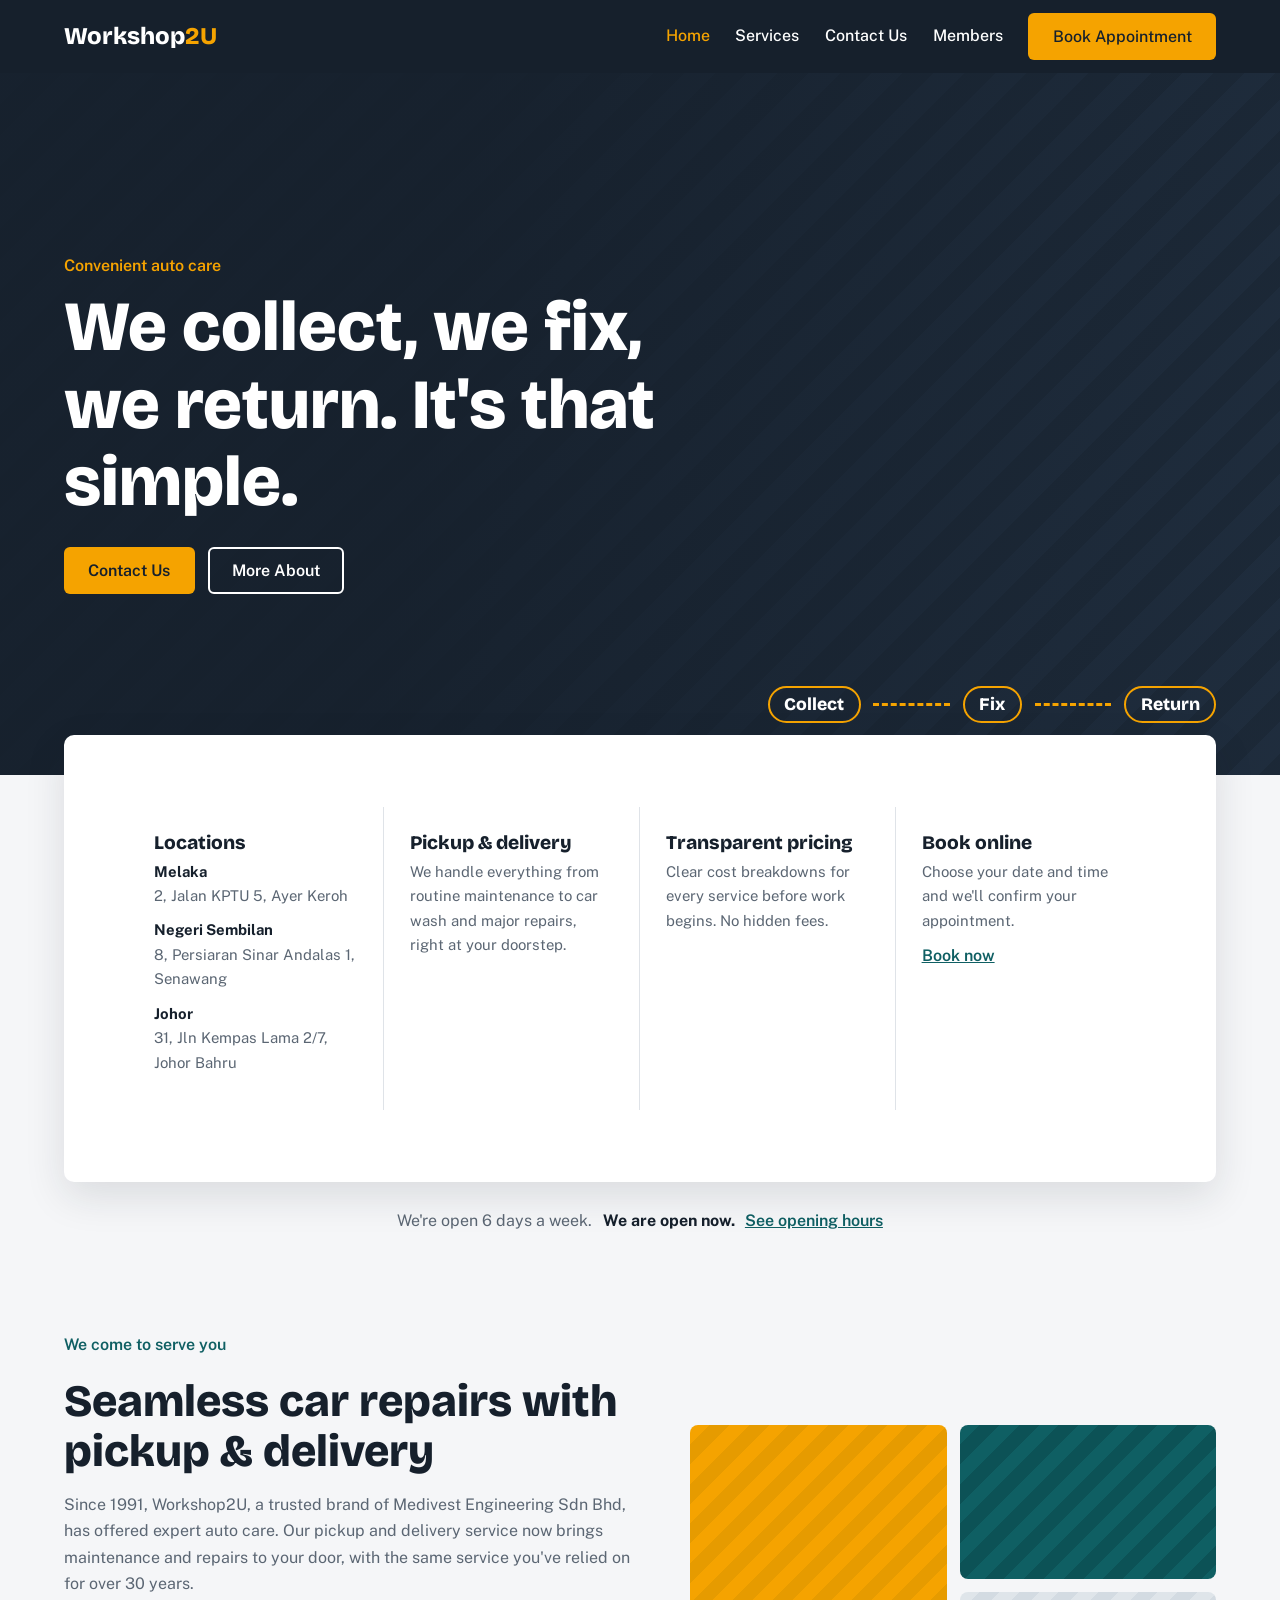
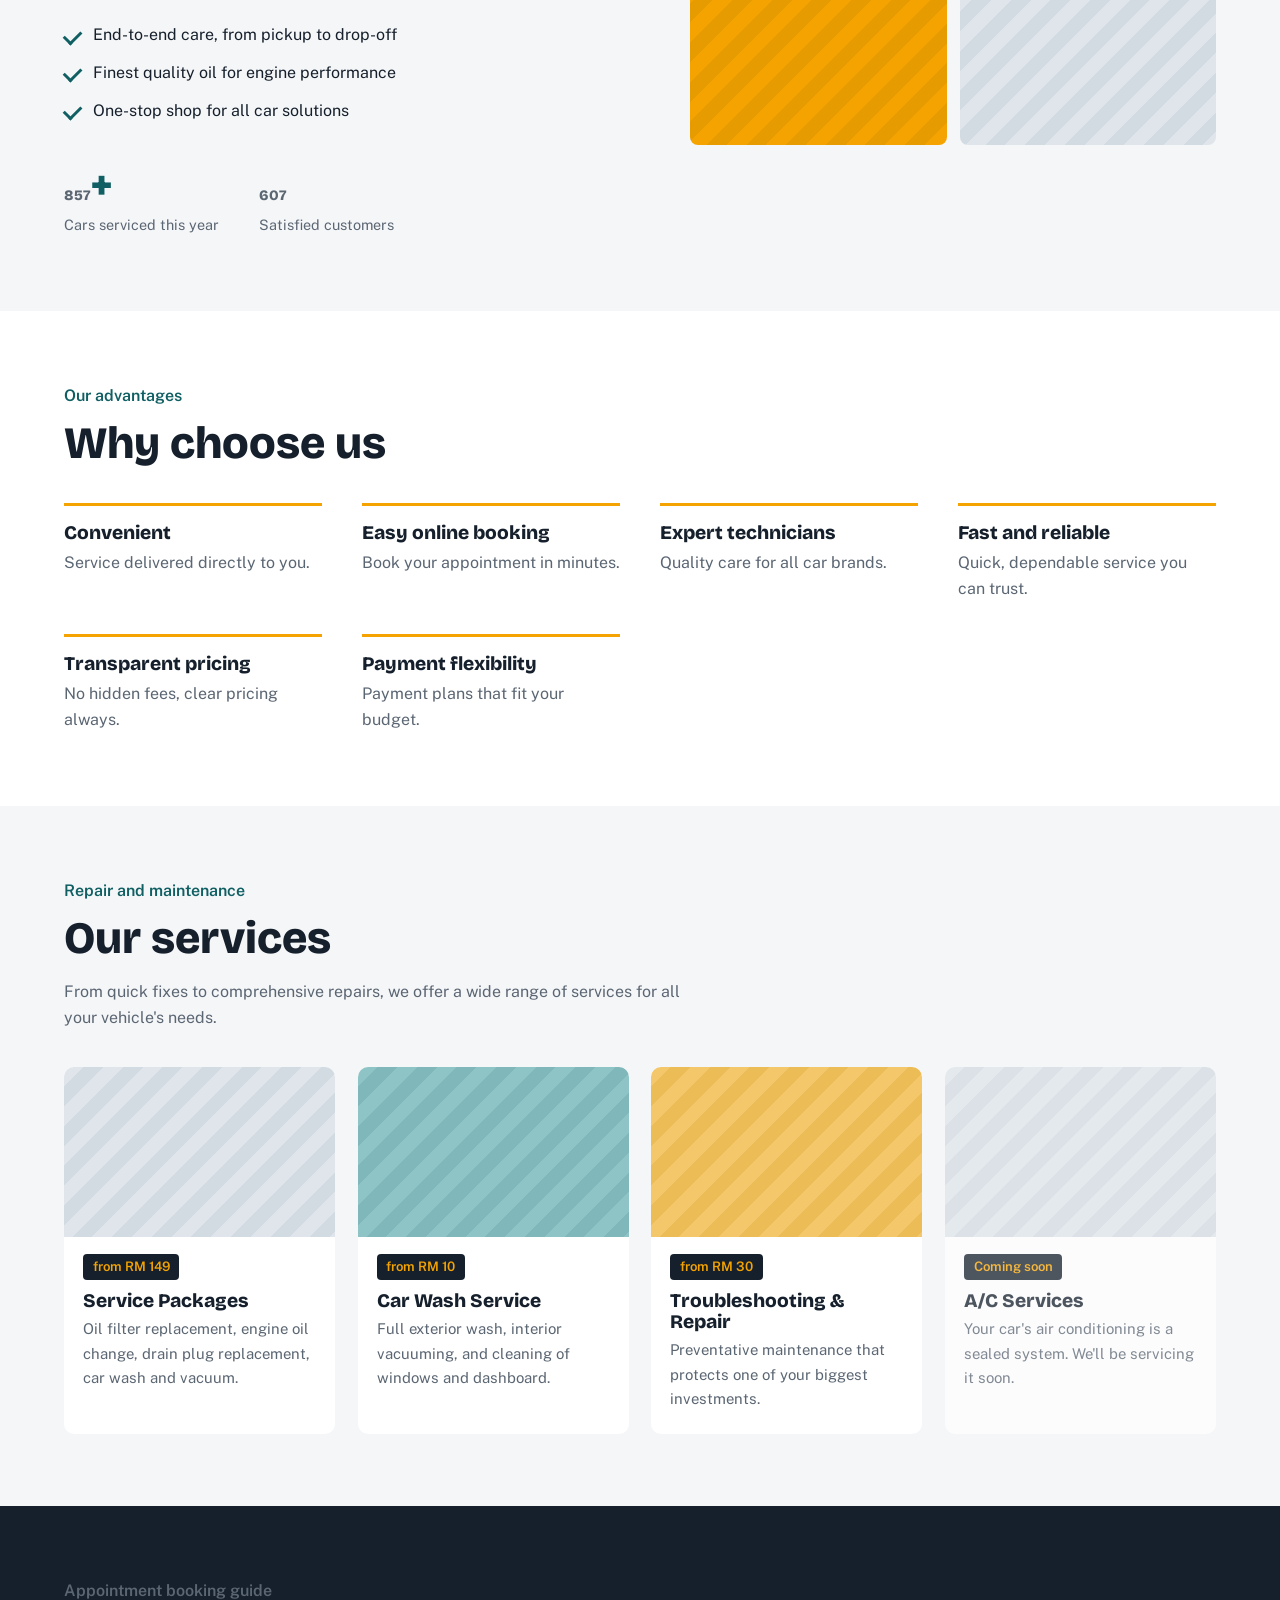
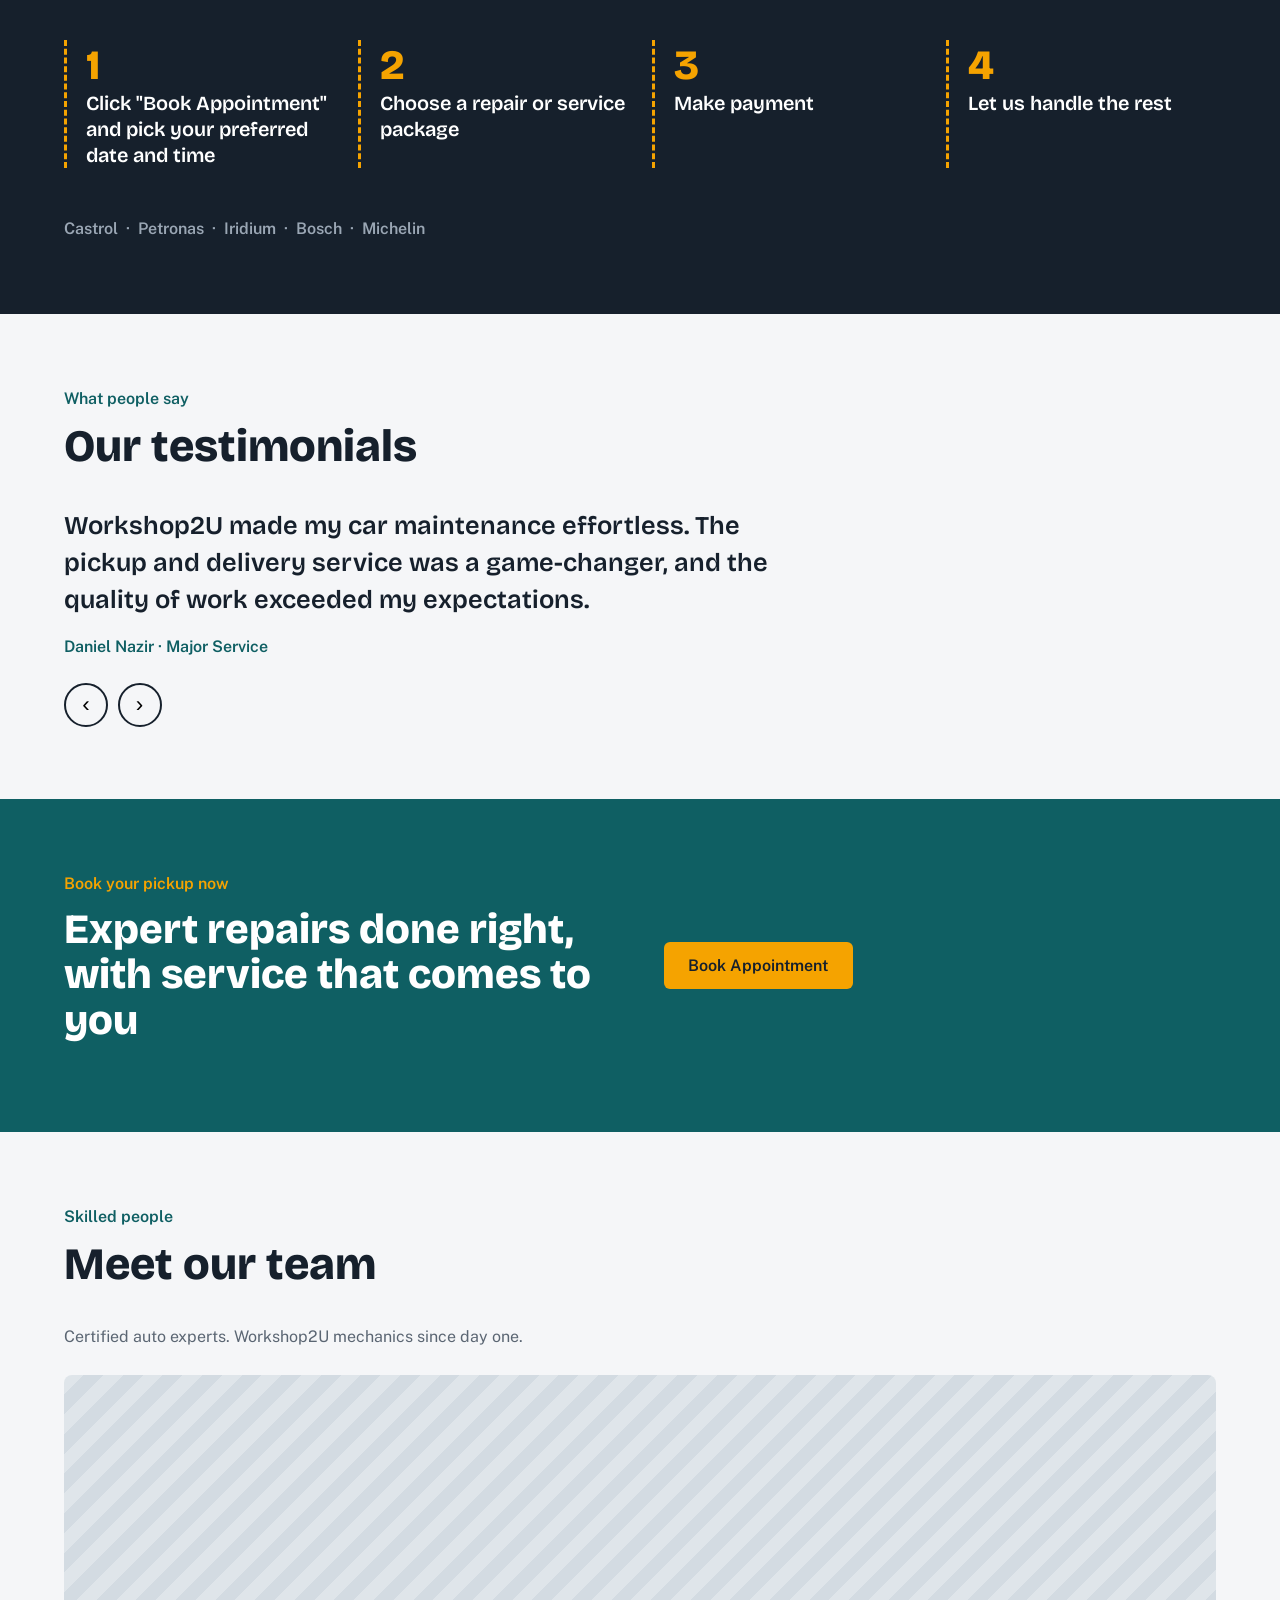
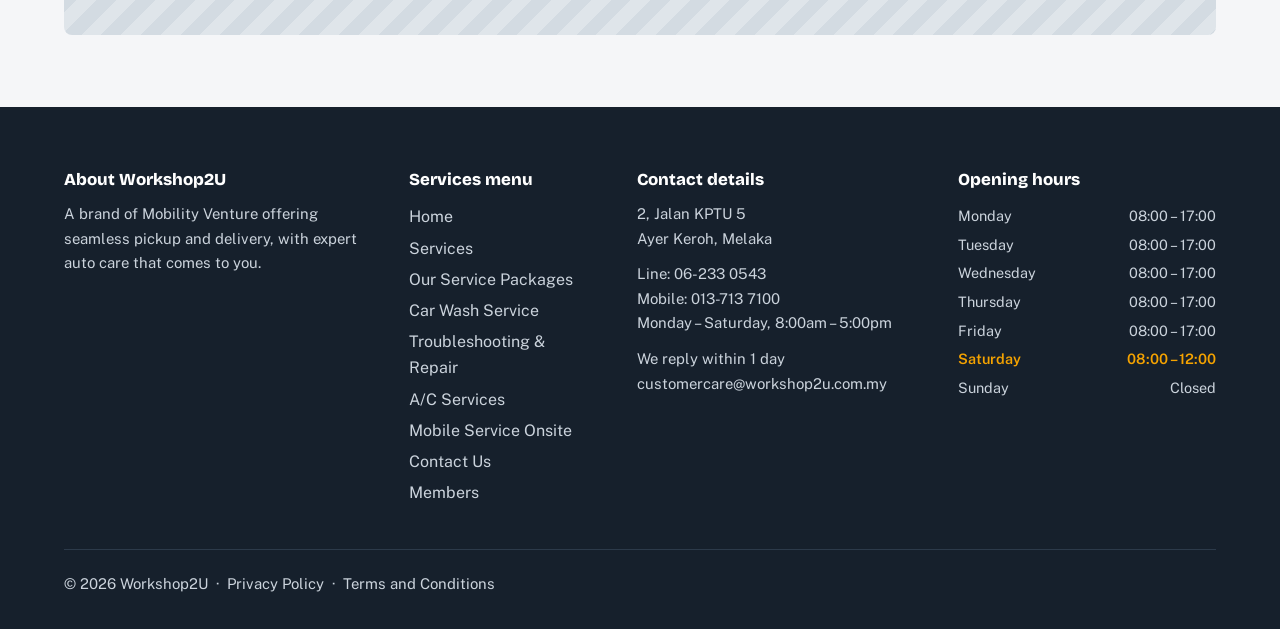
<file: index.html>
<!DOCTYPE html>
<html lang="en">
<head>
<meta charset="utf-8">
<meta name="viewport" content="width=device-width, initial-scale=1">
<title>Workshop2U – We pick up, fix &amp; deliver</title>
<link rel="preconnect" href="https://fonts.googleapis.com">
<link rel="preconnect" href="https://fonts.gstatic.com" crossorigin>
<link href="https://fonts.googleapis.com/css2?family=Bricolage+Grotesque:wght@600;800&family=Public+Sans:wght@400;500;600&display=swap" rel="stylesheet">
<link rel="stylesheet" href="style.css">
</head>
<body>

<header class="site-header">
  <a class="logo" href="index.html">Workshop<span>2U</span></a>
  <button class="nav-toggle" aria-label="Open menu" aria-expanded="false">Menu</button>
  <nav class="nav" id="nav">
    <a href="index.html" class="current">Home</a>
    <div class="has-sub"><a href="services.html">Services</a><div class="sub"><a href="service-packages.html">Our Service Packages</a><a href="car-wash.html">Car Wash Service</a><a href="troubleshooting-repair.html">Troubleshooting & Repair</a><a href="ac-services.html">A/C Services</a><a href="mobile-service.html">Mobile Service Onsite</a></div></div>
    <a href="contact.html">Contact Us</a>
    <a href="members.html">Members</a>
    <a class="btn btn-accent" href="book.html">Book Appointment</a>
  </nav>
</header>

<main id="home">
  <!-- Hero slider -->
  <section class="hero" aria-roledescription="carousel">
    <div class="slide active s1">
      <div class="slide-inner">
        <p class="kicker">Convenient auto care</p>
        <h1>We collect, we fix, we return. It's that simple.</h1>
        <div class="actions"><a class="btn btn-accent" href="contact.html">Contact Us</a><a class="btn btn-ghost" href="about.html">More About</a></div>
      </div>
    </div>
    <div class="slide s2">
      <div class="slide-inner">
        <p class="kicker">Performed by professionals</p>
        <h1>Trust our experts. We repair, we maintain.</h1>
        <div class="actions"><a class="btn btn-accent" href="about.html">About Us</a><a class="btn btn-ghost" href="contact.html">Contact Us</a></div>
      </div>
    </div>
    <div class="slide s3">
      <div class="slide-inner">
        <p class="kicker">Hassle-free car care</p>
        <h1>You relax. We handle it all.</h1>
        <div class="actions"><a class="btn btn-accent" href="services.html">Our Services</a><a class="btn btn-ghost" href="contact.html">Get in Touch</a></div>
      </div>
    </div>
    <div class="hero-route" aria-hidden="true"><span>Collect</span><i></i><span>Fix</span><i></i><span>Return</span></div>
    <div class="dots" role="tablist"></div>
  </section>

  <!-- Info boxes -->
  <section class="info">
    <article>
      <h3>Locations</h3>
      <p><b>Melaka</b><br>2, Jalan KPTU 5, Ayer Keroh</p>
      <p><b>Negeri Sembilan</b><br>8, Persiaran Sinar Andalas 1, Senawang</p>
      <p><b>Johor</b><br>31, Jln Kempas Lama 2/7, Johor Bahru</p>
    </article>
    <article>
      <h3>Pickup &amp; delivery</h3>
      <p>We handle everything from routine maintenance to car wash and major repairs, right at your doorstep.</p>
    </article>
    <article>
      <h3>Transparent pricing</h3>
      <p>Clear cost breakdowns for every service before work begins. No hidden fees.</p>
    </article>
    <article>
      <h3>Book online</h3>
      <p>Choose your date and time and we'll confirm your appointment.</p>
      <a class="link" href="book.html">Book now</a>
    </article>
  </section>

  <p class="hours-bar">We're open 6 days a week. <strong id="open-status">Check our hours</strong> <a href="#site-footer">See opening hours</a></p>

  <!-- About -->
  <section class="about" id="about">
    <div class="about-text">
      <p class="kicker dark">We come to serve you</p>
      <h2>Seamless car repairs with pickup &amp; delivery</h2>
      <p>Since 1991, Workshop2U, a trusted brand of Medivest Engineering Sdn Bhd, has offered expert auto care. Our pickup and delivery service now brings maintenance and repairs to your door, with the same service you've relied on for over 30 years.</p>
      <ul class="ticks">
        <li>End-to-end care, from pickup to drop-off</li>
        <li>Finest quality oil for engine performance</li>
        <li>One-stop shop for all car solutions</li>
      </ul>
      <div class="stats">
        <div><strong><span class="count" data-to="1200">0</span>+</strong><span>Cars serviced this year</span></div>
        <div><strong><span class="count" data-to="850">0</span></strong><span>Satisfied customers</span></div>
      </div>
    </div>
    <div class="about-media">
      <div class="ph ph1"></div><div class="ph ph2"></div><div class="ph ph3"></div>
    </div>
  </section>

  <!-- Why choose us -->
  <section class="why">
    <div class="head"><p class="kicker dark">Our advantages</p><h2>Why choose us</h2></div>
    <div class="grid3">
      <div><h3>Convenient</h3><p>Service delivered directly to you.</p></div>
      <div><h3>Easy online booking</h3><p>Book your appointment in minutes.</p></div>
      <div><h3>Expert technicians</h3><p>Quality care for all car brands.</p></div>
      <div><h3>Fast and reliable</h3><p>Quick, dependable service you can trust.</p></div>
      <div><h3>Transparent pricing</h3><p>No hidden fees, clear pricing always.</p></div>
      <div><h3>Payment flexibility</h3><p>Payment plans that fit your budget.</p></div>
    </div>
  </section>

  <!-- Services -->
  <section class="services" id="services">
    <div class="head"><p class="kicker dark">Repair and maintenance</p><h2>Our services</h2>
      <p>From quick fixes to comprehensive repairs, we offer a wide range of services for all your vehicle's needs.</p></div>
    <div class="cards">
      <a class="card" href="service-packages.html"><div class="ph c1"></div><span class="price">from RM 149</span><h3>Service Packages</h3><p>Oil filter replacement, engine oil change, drain plug replacement, car wash and vacuum.</p></a>
      <a class="card" href="car-wash.html"><div class="ph c2"></div><span class="price">from RM 10</span><h3>Car Wash Service</h3><p>Full exterior wash, interior vacuuming, and cleaning of windows and dashboard.</p></a>
      <a class="card" href="troubleshooting-repair.html"><div class="ph c3"></div><span class="price">from RM 30</span><h3>Troubleshooting &amp; Repair</h3><p>Preventative maintenance that protects one of your biggest investments.</p></a>
      <a class="card soon" href="ac-services.html"><div class="ph c4"></div><span class="price">Coming soon</span><h3>A/C Services</h3><p>Your car's air conditioning is a sealed system. We'll be servicing it soon.</p></a>
    </div>
  </section>

  <!-- Booking guide -->
  <section class="steps">
    <div class="head"><p class="kicker">Appointment booking guide</p></div>
    <ol>
      <li>Click "Book Appointment" and pick your preferred date and time</li>
      <li>Choose a repair or service package</li>
      <li>Make payment</li>
      <li>Let us handle the rest</li>
    </ol>
    <p class="brands">Castrol &nbsp;·&nbsp; Petronas &nbsp;·&nbsp; Iridium &nbsp;·&nbsp; Bosch &nbsp;·&nbsp; Michelin</p>
  </section>

  <!-- Testimonials -->
  <section class="testi">
    <div class="head"><p class="kicker dark">What people say</p><h2>Our testimonials</h2></div>
    <div class="quotes">
      <blockquote class="active"><p>Workshop2U made my car maintenance effortless. The pickup and delivery service was a game-changer, and the quality of work exceeded my expectations.</p><cite>Daniel Nazir · Major Service</cite></blockquote>
      <blockquote><p>I was impressed by the technicians' professionalism. They handled my repairs swiftly and kept me informed throughout.</p><cite>Siti Alliyah · Major Service</cite></blockquote>
      <blockquote><p>As someone with a busy schedule, I booked online and they took care of everything from pickup to drop-off. Truly hassle-free.</p><cite>Sharul Rizal · Minor Service</cite></blockquote>
      <blockquote><p>Scheduling appointments online and their reliable service make everything so easy.</p><cite>Farah Khaleeda · Minor Service</cite></blockquote>
      <blockquote><p>I knew exactly what I was paying for. No surprises, and the service quality was top-notch.</p><cite>Yasmeen Amani · Minor Service</cite></blockquote>
    </div>
    <div class="q-controls"><button id="q-prev" aria-label="Previous">‹</button><button id="q-next" aria-label="Next">›</button></div>
  </section>

  <!-- Booking CTA + form -->
  <section class="cta" id="book">
    <div>
      <p class="kicker">Book your pickup now</p>
      <h2>Expert repairs done right, with service that comes to you</h2>
    </div>
    <div><a class="btn btn-accent" href="book.html">Book Appointment</a></div>
  </section>

  <section class="team" id="team">
    <div class="head"><p class="kicker dark">Skilled people</p><h2>Meet our team</h2></div>
    <p class="team-line">Certified auto experts. Workshop2U mechanics since day one.</p>
    <div class="ph ph-team"></div>
  </section>
</main>

<footer class="site-footer" id="site-footer">
  <div><h4>About Workshop2U</h4><p>A brand of Mobility Venture offering seamless pickup and delivery, with expert auto care that comes to you.</p></div>
  <div><h4>Services menu</h4><a href="index.html">Home</a><a href="services.html">Services</a><a href="service-packages.html">Our Service Packages</a><a href="car-wash.html">Car Wash Service</a><a href="troubleshooting-repair.html">Troubleshooting & Repair</a><a href="ac-services.html">A/C Services</a><a href="mobile-service.html">Mobile Service Onsite</a><a href="contact.html">Contact Us</a><a href="members.html">Members</a></div>
  <div><h4>Contact details</h4><p>2, Jalan KPTU 5<br>Ayer Keroh, Melaka</p>
    <p>Line: 06-233 0543<br>Mobile: 013-713 7100<br>Monday – Saturday, 8:00am – 5:00pm</p>
    <p>We reply within 1 day<br>customercare@workshop2u.com.my</p></div>
  <div><h4>Opening hours</h4><ul class="hours" id="hours"><li data-d="1"><span>Monday</span><span>08:00 – 17:00</span></li><li data-d="2"><span>Tuesday</span><span>08:00 – 17:00</span></li><li data-d="3"><span>Wednesday</span><span>08:00 – 17:00</span></li><li data-d="4"><span>Thursday</span><span>08:00 – 17:00</span></li><li data-d="5"><span>Friday</span><span>08:00 – 17:00</span></li><li data-d="6"><span>Saturday</span><span>08:00 – 12:00</span></li><li data-d="0"><span>Sunday</span><span>Closed</span></li></ul></div>
  <p class="copy">© <span id="year"></span> Workshop2U &nbsp;·&nbsp; <a href="privacy-policy.html">Privacy Policy</a> &nbsp;·&nbsp; <a href="terms-and-conditions.html">Terms and Conditions</a></p>
</footer>

<script src="script.js"></script>
</body>
</html>
</file>
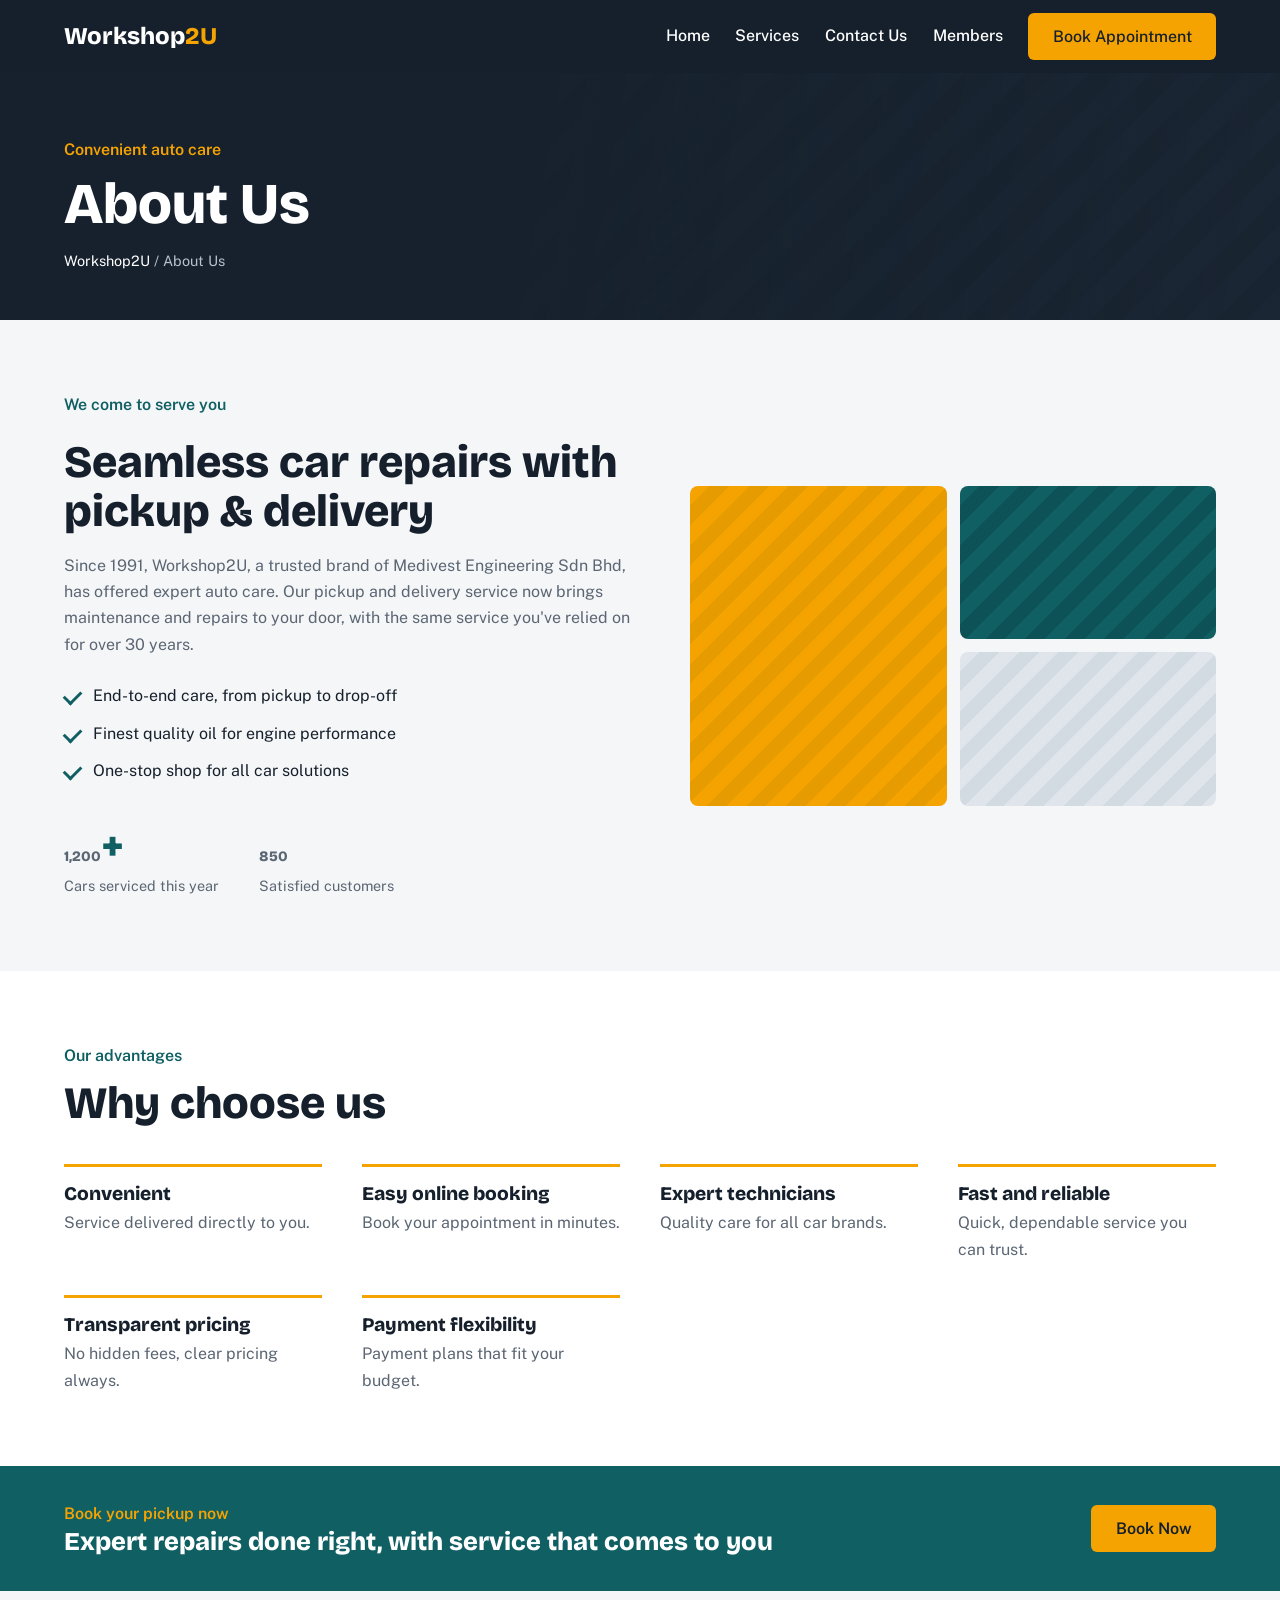
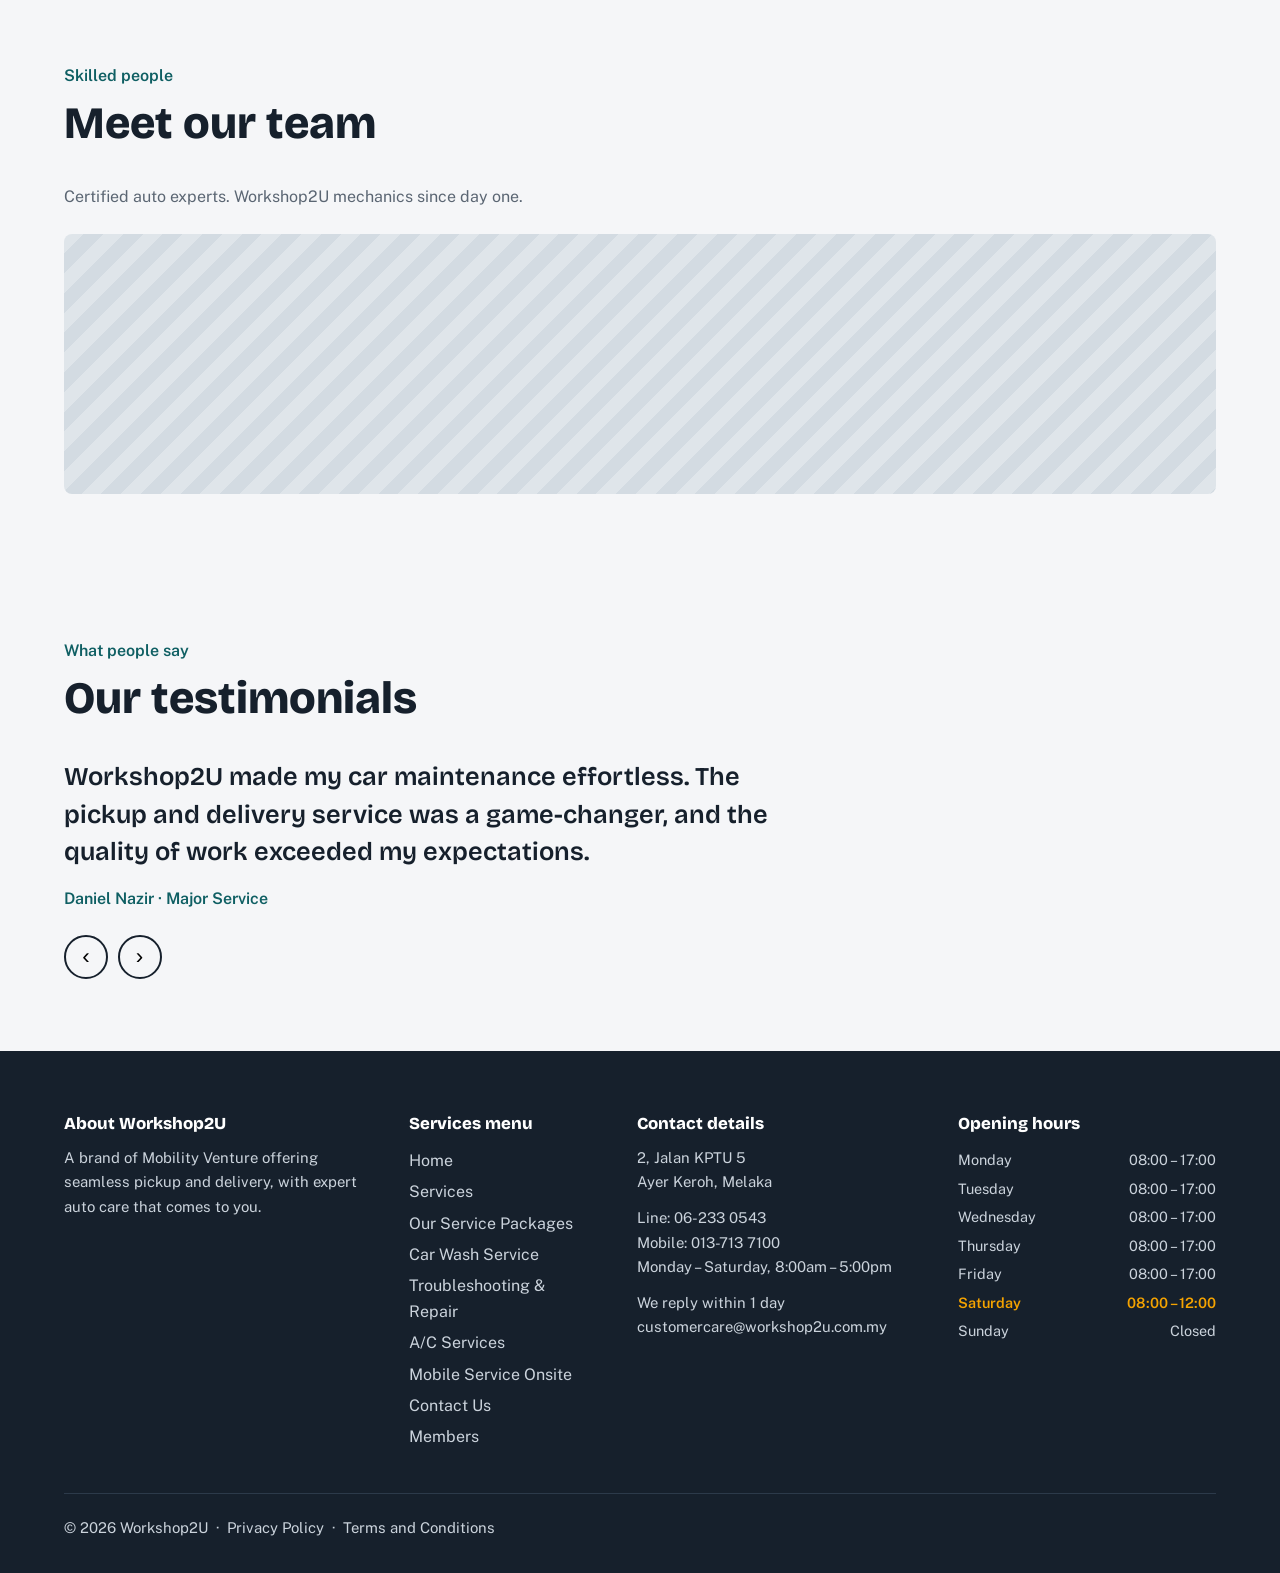
<file: about.html>
<!DOCTYPE html>
<html lang="en">
<head>
<meta charset="utf-8">
<meta name="viewport" content="width=device-width, initial-scale=1">
<title>About Us – Workshop2U</title>
<link rel="preconnect" href="https://fonts.googleapis.com">
<link rel="preconnect" href="https://fonts.gstatic.com" crossorigin>
<link href="https://fonts.googleapis.com/css2?family=Bricolage+Grotesque:wght@600;800&family=Public+Sans:wght@400;500;600&display=swap" rel="stylesheet">
<link rel="stylesheet" href="style.css">
</head>
<body>
<header class="site-header">
  <a class="logo" href="index.html">Workshop<span>2U</span></a>
  <button class="nav-toggle" aria-label="Open menu" aria-expanded="false">Menu</button>
  <nav class="nav" id="nav">
    <a href="index.html">Home</a>
    <div class="has-sub"><a href="services.html">Services</a><div class="sub"><a href="service-packages.html">Our Service Packages</a><a href="car-wash.html">Car Wash Service</a><a href="troubleshooting-repair.html">Troubleshooting & Repair</a><a href="ac-services.html">A/C Services</a><a href="mobile-service.html">Mobile Service Onsite</a></div></div>
    <a href="contact.html">Contact Us</a>
    <a href="members.html">Members</a>
    <a class="btn btn-accent" href="book.html">Book Appointment</a>
  </nav>
</header>
<main>
<section class="banner"><p class="kicker">Convenient auto care</p><h1>About Us</h1>
<p class="crumbs"><a href="index.html">Workshop2U</a> / About Us</p></section>
<section class="about" id="about">
    <div class="about-text">
      <p class="kicker dark">We come to serve you</p>
      <h2>Seamless car repairs with pickup &amp; delivery</h2>
      <p>Since 1991, Workshop2U, a trusted brand of Medivest Engineering Sdn Bhd, has offered expert auto care. Our pickup and delivery service now brings maintenance and repairs to your door, with the same service you've relied on for over 30 years.</p>
      <ul class="ticks">
        <li>End-to-end care, from pickup to drop-off</li>
        <li>Finest quality oil for engine performance</li>
        <li>One-stop shop for all car solutions</li>
      </ul>
      <div class="stats">
        <div><strong><span class="count" data-to="1200">0</span>+</strong><span>Cars serviced this year</span></div>
        <div><strong><span class="count" data-to="850">0</span></strong><span>Satisfied customers</span></div>
      </div>
    </div>
    <div class="about-media">
      <div class="ph ph1"></div><div class="ph ph2"></div><div class="ph ph3"></div>
    </div>
  </section><section class="why">
    <div class="head"><p class="kicker dark">Our advantages</p><h2>Why choose us</h2></div>
    <div class="grid3">
      <div><h3>Convenient</h3><p>Service delivered directly to you.</p></div>
      <div><h3>Easy online booking</h3><p>Book your appointment in minutes.</p></div>
      <div><h3>Expert technicians</h3><p>Quality care for all car brands.</p></div>
      <div><h3>Fast and reliable</h3><p>Quick, dependable service you can trust.</p></div>
      <div><h3>Transparent pricing</h3><p>No hidden fees, clear pricing always.</p></div>
      <div><h3>Payment flexibility</h3><p>Payment plans that fit your budget.</p></div>
    </div>
  </section><section class="band"><div><p class="kicker">Book your pickup now</p><h2>Expert repairs done right, with service that comes to you</h2></div><a class="btn btn-accent" href="book.html">Book Now</a></section><section class="team" id="team">
    <div class="head"><p class="kicker dark">Skilled people</p><h2>Meet our team</h2></div>
    <p class="team-line">Certified auto experts. Workshop2U mechanics since day one.</p>
    <div class="ph ph-team"></div>
  </section><section class="testi">
    <div class="head"><p class="kicker dark">What people say</p><h2>Our testimonials</h2></div>
    <div class="quotes">
      <blockquote class="active"><p>Workshop2U made my car maintenance effortless. The pickup and delivery service was a game-changer, and the quality of work exceeded my expectations.</p><cite>Daniel Nazir · Major Service</cite></blockquote>
      <blockquote><p>I was impressed by the technicians' professionalism. They handled my repairs swiftly and kept me informed throughout.</p><cite>Siti Alliyah · Major Service</cite></blockquote>
      <blockquote><p>As someone with a busy schedule, I booked online and they took care of everything from pickup to drop-off. Truly hassle-free.</p><cite>Sharul Rizal · Minor Service</cite></blockquote>
      <blockquote><p>Scheduling appointments online and their reliable service make everything so easy.</p><cite>Farah Khaleeda · Minor Service</cite></blockquote>
      <blockquote><p>I knew exactly what I was paying for. No surprises, and the service quality was top-notch.</p><cite>Yasmeen Amani · Minor Service</cite></blockquote>
    </div>
    <div class="q-controls"><button id="q-prev" aria-label="Previous">‹</button><button id="q-next" aria-label="Next">›</button></div>
  </section>
</main>
<footer class="site-footer" id="site-footer">
  <div><h4>About Workshop2U</h4><p>A brand of Mobility Venture offering seamless pickup and delivery, with expert auto care that comes to you.</p></div>
  <div><h4>Services menu</h4><a href="index.html">Home</a><a href="services.html">Services</a><a href="service-packages.html">Our Service Packages</a><a href="car-wash.html">Car Wash Service</a><a href="troubleshooting-repair.html">Troubleshooting & Repair</a><a href="ac-services.html">A/C Services</a><a href="mobile-service.html">Mobile Service Onsite</a><a href="contact.html">Contact Us</a><a href="members.html">Members</a></div>
  <div><h4>Contact details</h4><p>2, Jalan KPTU 5<br>Ayer Keroh, Melaka</p>
    <p>Line: 06-233 0543<br>Mobile: 013-713 7100<br>Monday – Saturday, 8:00am – 5:00pm</p>
    <p>We reply within 1 day<br>customercare@workshop2u.com.my</p></div>
  <div><h4>Opening hours</h4><ul class="hours" id="hours"><li data-d="1"><span>Monday</span><span>08:00 – 17:00</span></li><li data-d="2"><span>Tuesday</span><span>08:00 – 17:00</span></li><li data-d="3"><span>Wednesday</span><span>08:00 – 17:00</span></li><li data-d="4"><span>Thursday</span><span>08:00 – 17:00</span></li><li data-d="5"><span>Friday</span><span>08:00 – 17:00</span></li><li data-d="6"><span>Saturday</span><span>08:00 – 12:00</span></li><li data-d="0"><span>Sunday</span><span>Closed</span></li></ul></div>
  <p class="copy">© <span id="year"></span> Workshop2U &nbsp;·&nbsp; <a href="privacy-policy.html">Privacy Policy</a> &nbsp;·&nbsp; <a href="terms-and-conditions.html">Terms and Conditions</a></p>
</footer>
<script src="script.js"></script>
</body>
</html>
</file>
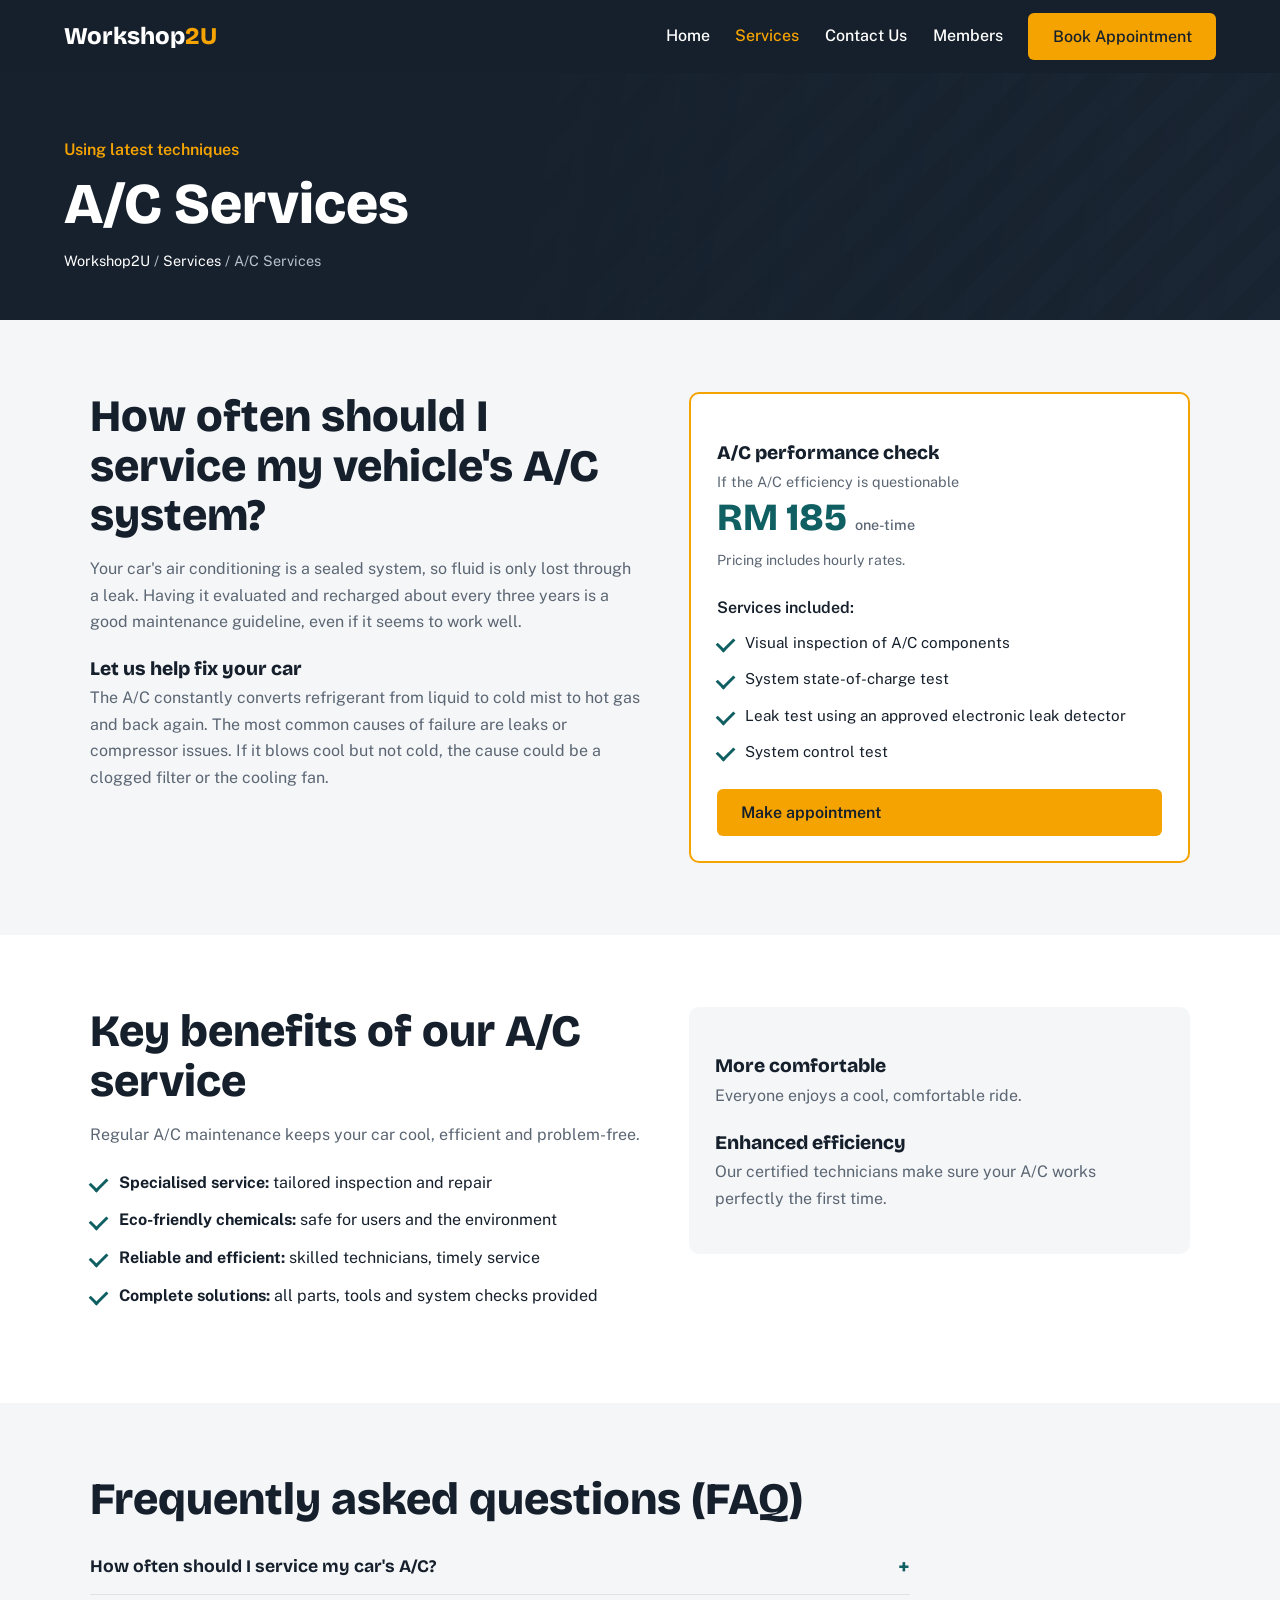
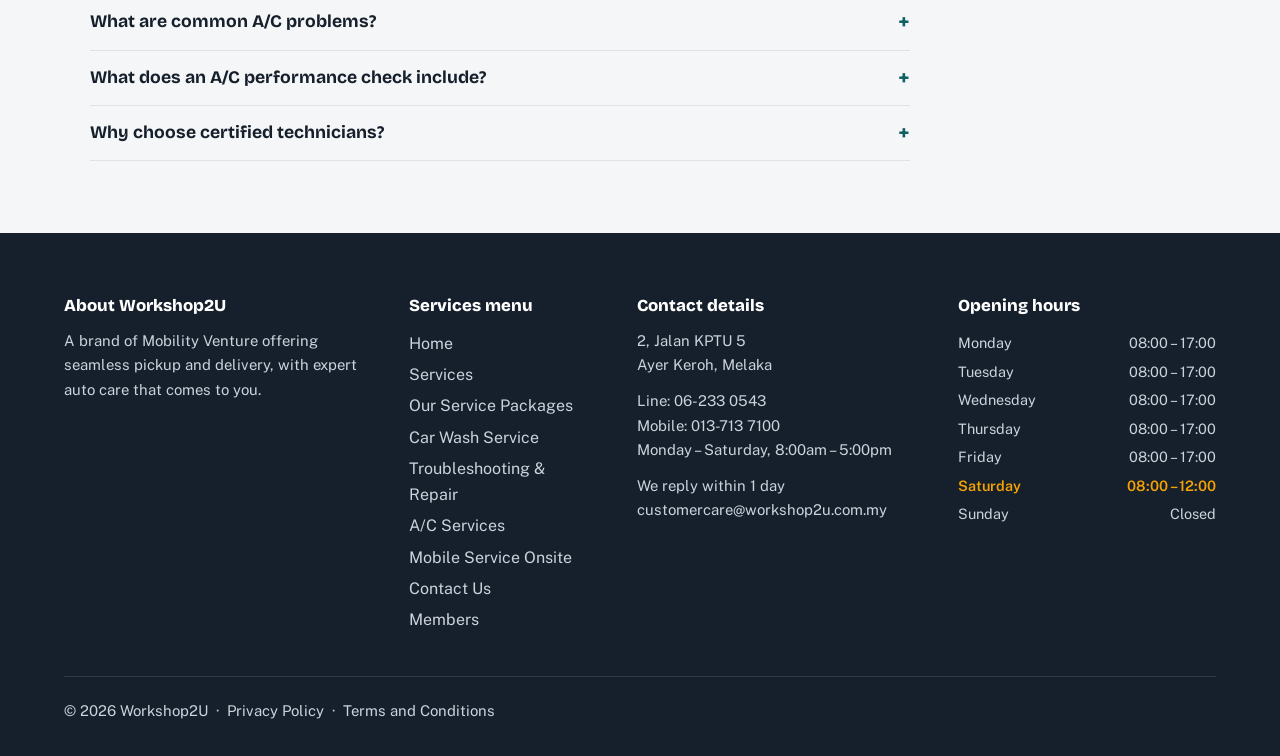
<file: ac-services.html>
<!DOCTYPE html>
<html lang="en">
<head>
<meta charset="utf-8">
<meta name="viewport" content="width=device-width, initial-scale=1">
<title>A/C Services – Workshop2U</title>
<link rel="preconnect" href="https://fonts.googleapis.com">
<link rel="preconnect" href="https://fonts.gstatic.com" crossorigin>
<link href="https://fonts.googleapis.com/css2?family=Bricolage+Grotesque:wght@600;800&family=Public+Sans:wght@400;500;600&display=swap" rel="stylesheet">
<link rel="stylesheet" href="style.css">
</head>
<body>
<header class="site-header">
  <a class="logo" href="index.html">Workshop<span>2U</span></a>
  <button class="nav-toggle" aria-label="Open menu" aria-expanded="false">Menu</button>
  <nav class="nav" id="nav">
    <a href="index.html">Home</a>
    <div class="has-sub"><a href="services.html" class="current">Services</a><div class="sub"><a href="service-packages.html">Our Service Packages</a><a href="car-wash.html">Car Wash Service</a><a href="troubleshooting-repair.html">Troubleshooting & Repair</a><a href="ac-services.html" class="current">A/C Services</a><a href="mobile-service.html">Mobile Service Onsite</a></div></div>
    <a href="contact.html">Contact Us</a>
    <a href="members.html">Members</a>
    <a class="btn btn-accent" href="book.html">Book Appointment</a>
  </nav>
</header>
<main>
<section class="banner"><p class="kicker">Using latest techniques</p><h1>A/C Services</h1>
<p class="crumbs"><a href="index.html">Workshop2U</a> / <a href="services.html">Services</a> / A/C Services</p></section>
<section class=""><div class="in"><div class="two"><div>
<h2>How often should I service my vehicle's A/C system?</h2>
<p>Your car's air conditioning is a sealed system, so fluid is only lost through a leak. Having it evaluated and recharged about every three years is a good maintenance guideline, even if it seems to work well.</p>
<h3>Let us help fix your car</h3>
<p>The A/C constantly converts refrigerant from liquid to cold mist to hot gas and back again. The most common causes of failure are leaks or compressor issues. If it blows cool but not cold, the cause could be a clogged filter or the cooling fan.</p></div>
<aside class="pkg feat solo"><h3>A/C performance check</h3><p class="from">If the A/C efficiency is questionable</p><p class="amt">RM 185 <small>one-time</small></p>
<p class="note">Pricing includes hourly rates.</p><p class="inc">Services included:</p><ul class="ticks"><li>Visual inspection of A/C components</li><li>System state-of-charge test</li><li>Leak test using an approved electronic leak detector</li><li>System control test</li></ul><a class="btn btn-accent" href="book.html">Make appointment</a></aside></div></div></section><section class="alt"><div class="in"><div class="two"><div><h2>Key benefits of our A/C service</h2><p>Regular A/C maintenance keeps your car cool, efficient and problem-free.</p><ul class="ticks"><li><b>Specialised service:</b> tailored inspection and repair</li><li><b>Eco-friendly chemicals:</b> safe for users and the environment</li><li><b>Reliable and efficient:</b> skilled technicians, timely service</li><li><b>Complete solutions:</b> all parts, tools and system checks provided</li></ul></div><div class="notes"><h3>More comfortable</h3><p>Everyone enjoys a cool, comfortable ride.</p><h3>Enhanced efficiency</h3><p>Our certified technicians make sure your A/C works perfectly the first time.</p></div></div></div></section><section class="faq"><div class="in"><h2>Frequently asked questions (FAQ)</h2><div class="faq-list"><details><summary>How often should I service my car's A/C?</summary><div>Every 3 years is recommended, or sooner if the system is blowing warm air.</div></details><details><summary>What are common A/C problems?</summary><div>Leaks, compressor issues, clogged filters or faulty cooling fans.</div></details><details><summary>What does an A/C performance check include?</summary><div>Visual inspection, refrigerant charge check, electronic leak test and system control test.</div></details><details><summary>Why choose certified technicians?</summary><div>They have the expertise to diagnose and fix A/C issues correctly, safely and efficiently.</div></details></div></div></section>
</main>
<footer class="site-footer" id="site-footer">
  <div><h4>About Workshop2U</h4><p>A brand of Mobility Venture offering seamless pickup and delivery, with expert auto care that comes to you.</p></div>
  <div><h4>Services menu</h4><a href="index.html">Home</a><a href="services.html">Services</a><a href="service-packages.html">Our Service Packages</a><a href="car-wash.html">Car Wash Service</a><a href="troubleshooting-repair.html">Troubleshooting & Repair</a><a href="ac-services.html">A/C Services</a><a href="mobile-service.html">Mobile Service Onsite</a><a href="contact.html">Contact Us</a><a href="members.html">Members</a></div>
  <div><h4>Contact details</h4><p>2, Jalan KPTU 5<br>Ayer Keroh, Melaka</p>
    <p>Line: 06-233 0543<br>Mobile: 013-713 7100<br>Monday – Saturday, 8:00am – 5:00pm</p>
    <p>We reply within 1 day<br>customercare@workshop2u.com.my</p></div>
  <div><h4>Opening hours</h4><ul class="hours" id="hours"><li data-d="1"><span>Monday</span><span>08:00 – 17:00</span></li><li data-d="2"><span>Tuesday</span><span>08:00 – 17:00</span></li><li data-d="3"><span>Wednesday</span><span>08:00 – 17:00</span></li><li data-d="4"><span>Thursday</span><span>08:00 – 17:00</span></li><li data-d="5"><span>Friday</span><span>08:00 – 17:00</span></li><li data-d="6"><span>Saturday</span><span>08:00 – 12:00</span></li><li data-d="0"><span>Sunday</span><span>Closed</span></li></ul></div>
  <p class="copy">© <span id="year"></span> Workshop2U &nbsp;·&nbsp; <a href="privacy-policy.html">Privacy Policy</a> &nbsp;·&nbsp; <a href="terms-and-conditions.html">Terms and Conditions</a></p>
</footer>
<script src="script.js"></script>
</body>
</html>
</file>
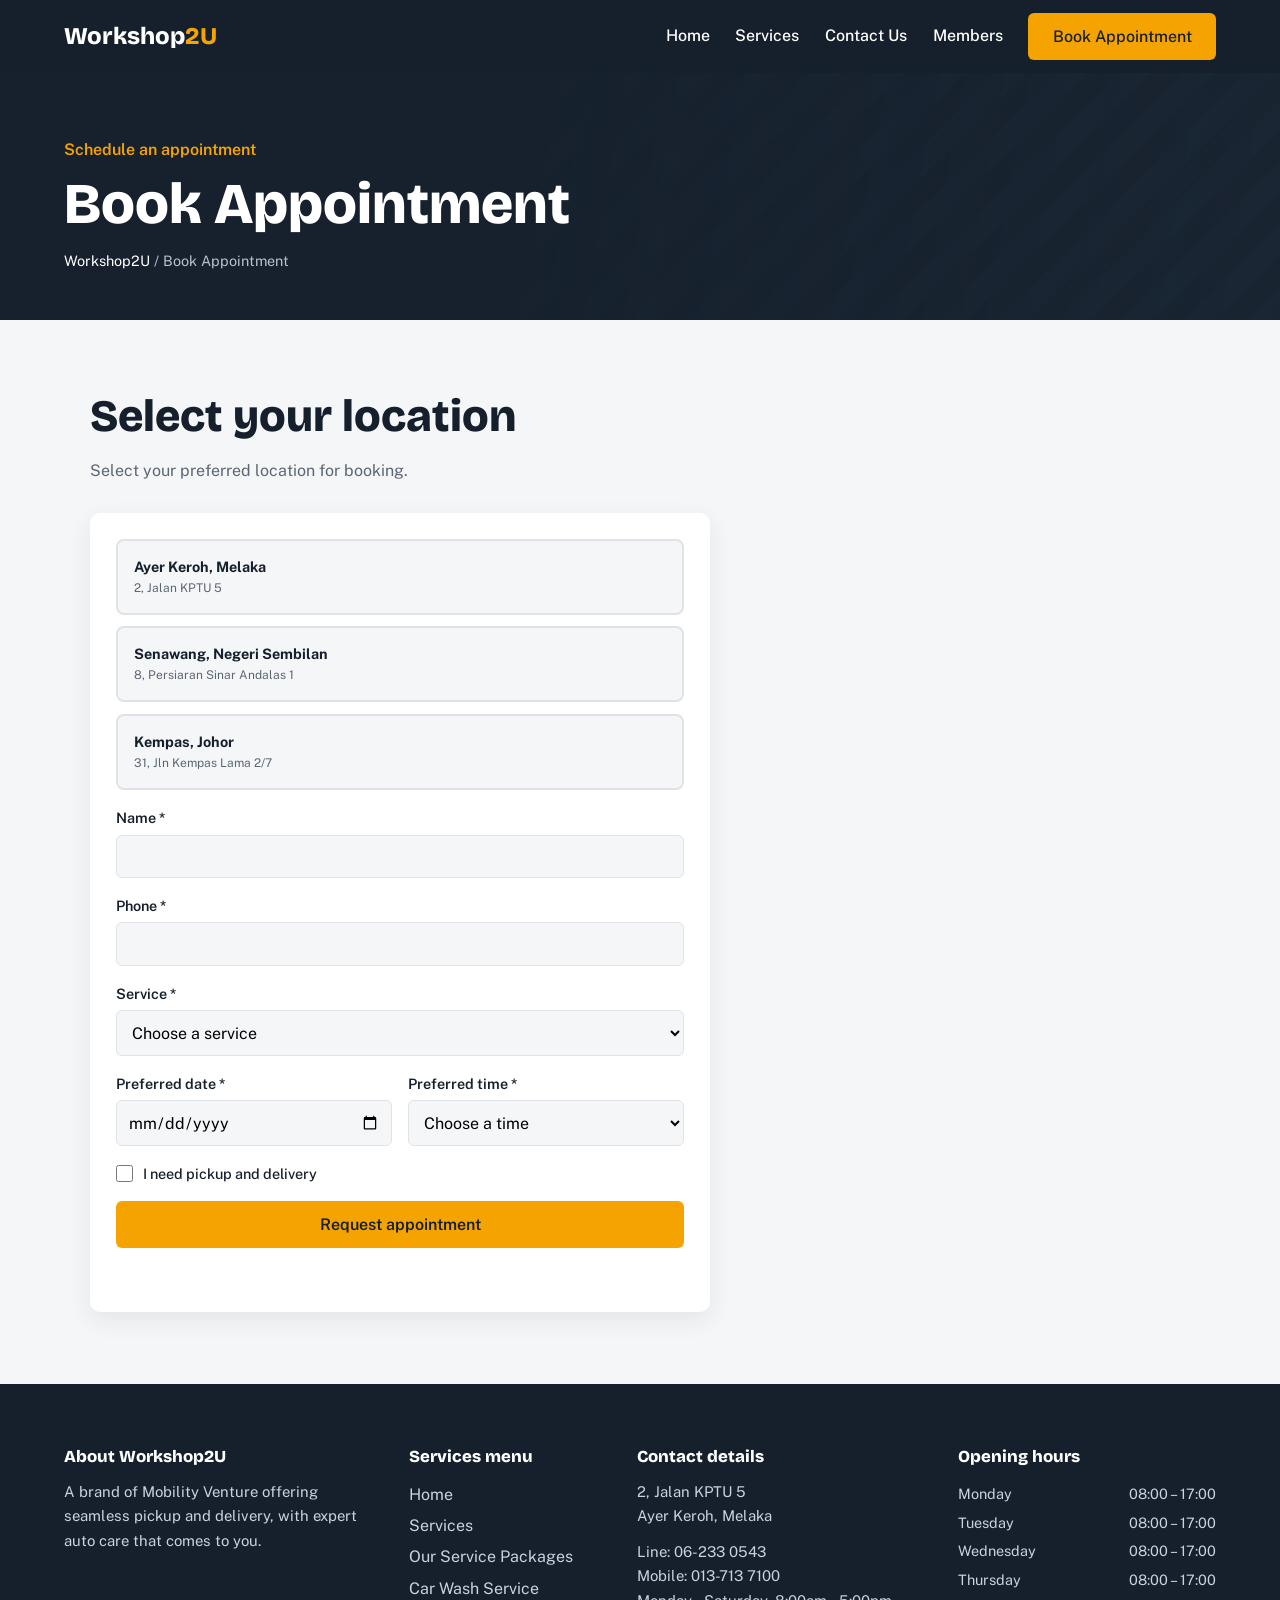
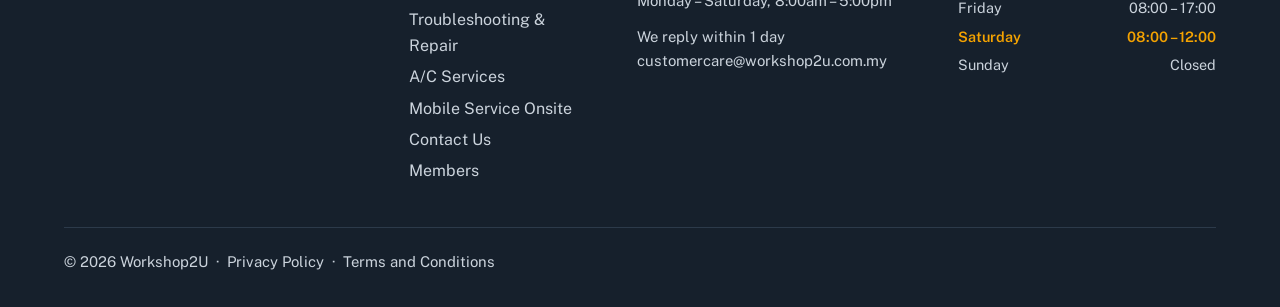
<file: book.html>
<!DOCTYPE html>
<html lang="en">
<head>
<meta charset="utf-8">
<meta name="viewport" content="width=device-width, initial-scale=1">
<title>Workshop Location Options – Workshop2U</title>
<link rel="preconnect" href="https://fonts.googleapis.com">
<link rel="preconnect" href="https://fonts.gstatic.com" crossorigin>
<link href="https://fonts.googleapis.com/css2?family=Bricolage+Grotesque:wght@600;800&family=Public+Sans:wght@400;500;600&display=swap" rel="stylesheet">
<link rel="stylesheet" href="style.css">
</head>
<body>
<header class="site-header">
  <a class="logo" href="index.html">Workshop<span>2U</span></a>
  <button class="nav-toggle" aria-label="Open menu" aria-expanded="false">Menu</button>
  <nav class="nav" id="nav">
    <a href="index.html">Home</a>
    <div class="has-sub"><a href="services.html">Services</a><div class="sub"><a href="service-packages.html">Our Service Packages</a><a href="car-wash.html">Car Wash Service</a><a href="troubleshooting-repair.html">Troubleshooting & Repair</a><a href="ac-services.html">A/C Services</a><a href="mobile-service.html">Mobile Service Onsite</a></div></div>
    <a href="contact.html">Contact Us</a>
    <a href="members.html">Members</a>
    <a class="btn btn-accent" href="book.html">Book Appointment</a>
  </nav>
</header>
<main>
<section class="banner"><p class="kicker">Schedule an appointment</p><h1>Book Appointment</h1>
<p class="crumbs"><a href="index.html">Workshop2U</a> / Book Appointment</p></section>
<section class=""><div class="in"><div class="narrow"><h2>Select your location</h2><p class="lead">Select your preferred location for booking.</p>
<form class="std" novalidate data-ok="Thanks, {name}. We will confirm your appointment at {location} by phone.">
<div class="locs"><label class="loc"><input type="radio" name="location" value="Ayer Keroh, Melaka" required><span><b>Ayer Keroh, Melaka</b><small>2, Jalan KPTU 5</small></span></label><label class="loc"><input type="radio" name="location" value="Senawang, Negeri Sembilan" required><span><b>Senawang, Negeri Sembilan</b><small>8, Persiaran Sinar Andalas 1</small></span></label><label class="loc"><input type="radio" name="location" value="Kempas, Johor" required><span><b>Kempas, Johor</b><small>31, Jln Kempas Lama 2/7</small></span></label></div>
<label>Name *<input name="name" required autocomplete="name"></label>
<label>Phone *<input name="phone" type="tel" required autocomplete="tel"></label>
<label>Service *<select name="service" required><option value="">Choose a service</option>
<option>Service Package (from RM 149)</option><option>Car Wash (from RM 10)</option><option>Troubleshooting &amp; Repair (from RM 30)</option><option>A/C Performance Check (RM 185)</option><option>Mobile Service Onsite</option></select></label>
<div class="row"><label>Preferred date *<input name="date" type="date" required></label>
<label>Preferred time *<select name="time" required><option value="">Choose a time</option><option>8:00am</option><option>10:00am</option><option>12:00pm</option><option>2:00pm</option><option>4:00pm</option></select></label></div>
<label class="check"><input type="checkbox" name="pickup"> I need pickup and delivery</label>
<button class="btn btn-accent" type="submit">Request appointment</button><p class="form-msg" role="status" aria-live="polite"></p></form></div></div></section>
</main>
<footer class="site-footer" id="site-footer">
  <div><h4>About Workshop2U</h4><p>A brand of Mobility Venture offering seamless pickup and delivery, with expert auto care that comes to you.</p></div>
  <div><h4>Services menu</h4><a href="index.html">Home</a><a href="services.html">Services</a><a href="service-packages.html">Our Service Packages</a><a href="car-wash.html">Car Wash Service</a><a href="troubleshooting-repair.html">Troubleshooting & Repair</a><a href="ac-services.html">A/C Services</a><a href="mobile-service.html">Mobile Service Onsite</a><a href="contact.html">Contact Us</a><a href="members.html">Members</a></div>
  <div><h4>Contact details</h4><p>2, Jalan KPTU 5<br>Ayer Keroh, Melaka</p>
    <p>Line: 06-233 0543<br>Mobile: 013-713 7100<br>Monday – Saturday, 8:00am – 5:00pm</p>
    <p>We reply within 1 day<br>customercare@workshop2u.com.my</p></div>
  <div><h4>Opening hours</h4><ul class="hours" id="hours"><li data-d="1"><span>Monday</span><span>08:00 – 17:00</span></li><li data-d="2"><span>Tuesday</span><span>08:00 – 17:00</span></li><li data-d="3"><span>Wednesday</span><span>08:00 – 17:00</span></li><li data-d="4"><span>Thursday</span><span>08:00 – 17:00</span></li><li data-d="5"><span>Friday</span><span>08:00 – 17:00</span></li><li data-d="6"><span>Saturday</span><span>08:00 – 12:00</span></li><li data-d="0"><span>Sunday</span><span>Closed</span></li></ul></div>
  <p class="copy">© <span id="year"></span> Workshop2U &nbsp;·&nbsp; <a href="privacy-policy.html">Privacy Policy</a> &nbsp;·&nbsp; <a href="terms-and-conditions.html">Terms and Conditions</a></p>
</footer>
<script src="script.js"></script>
</body>
</html>
</file>
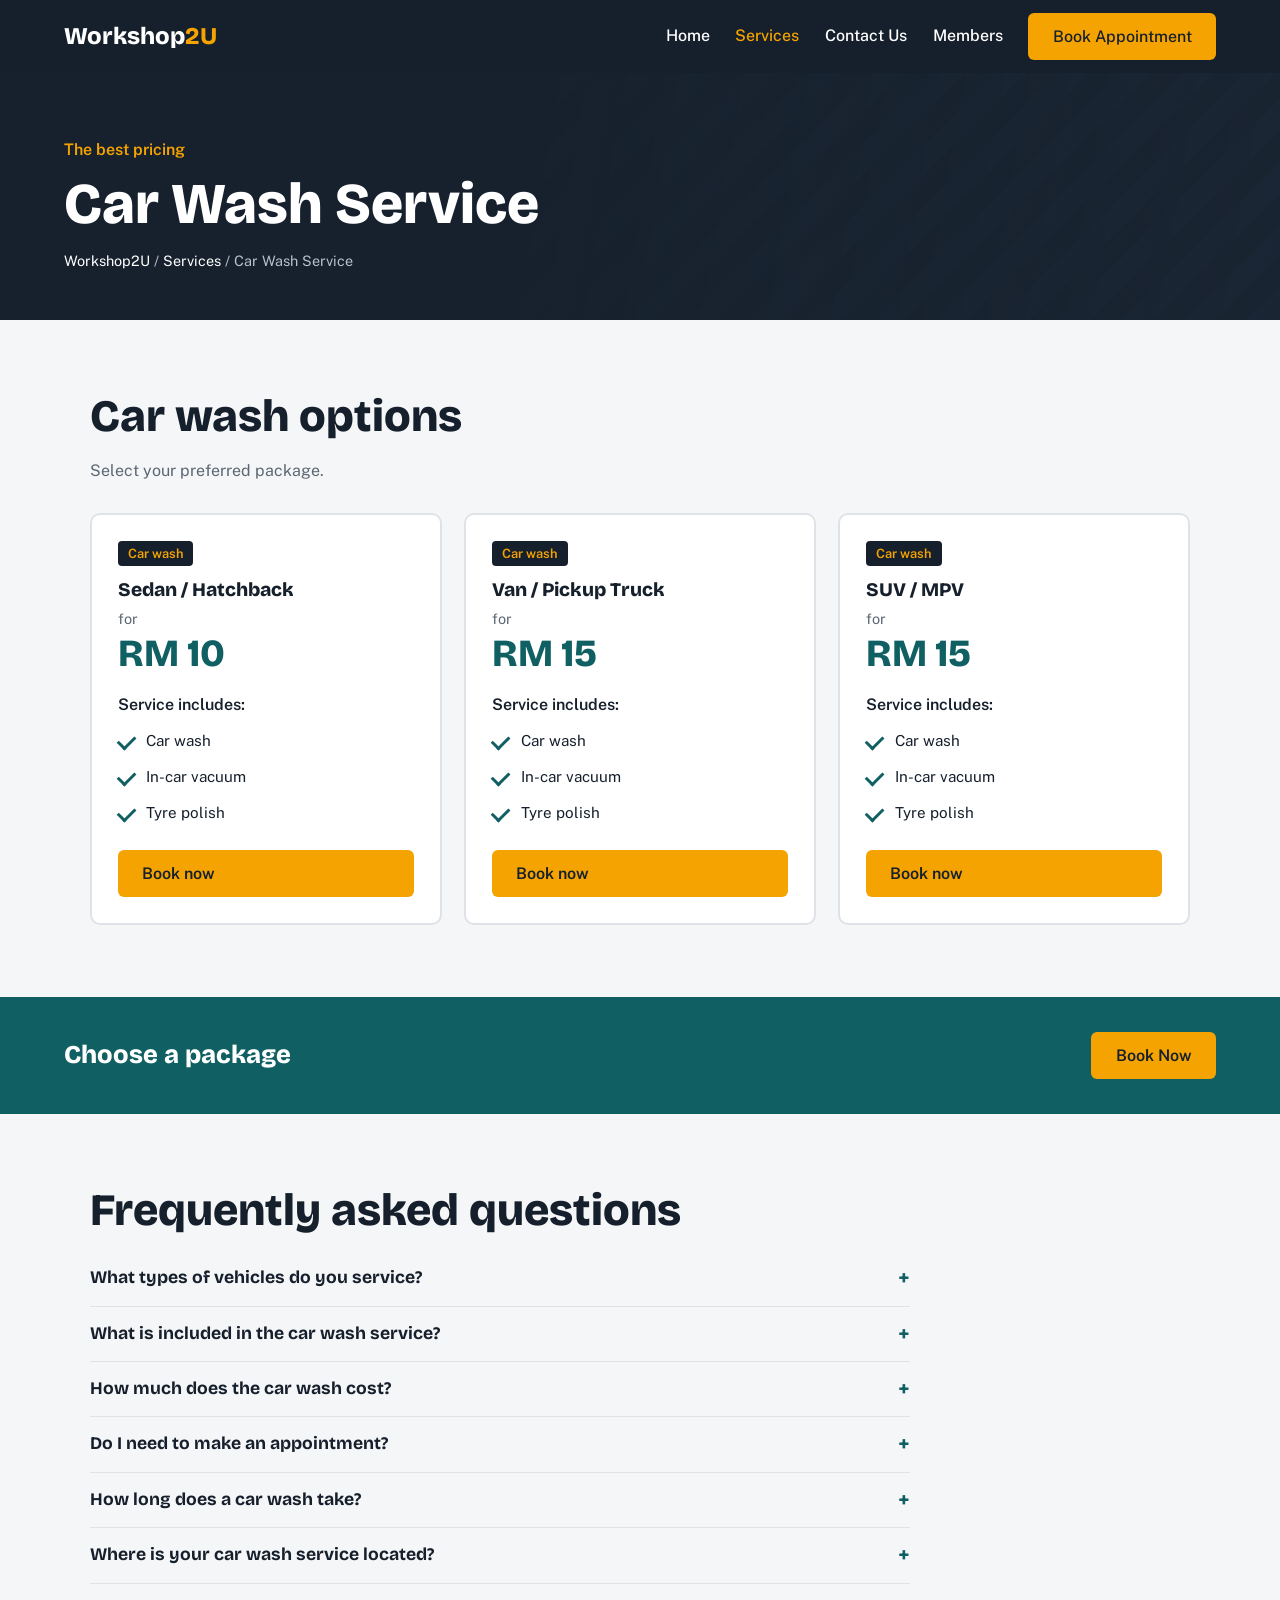
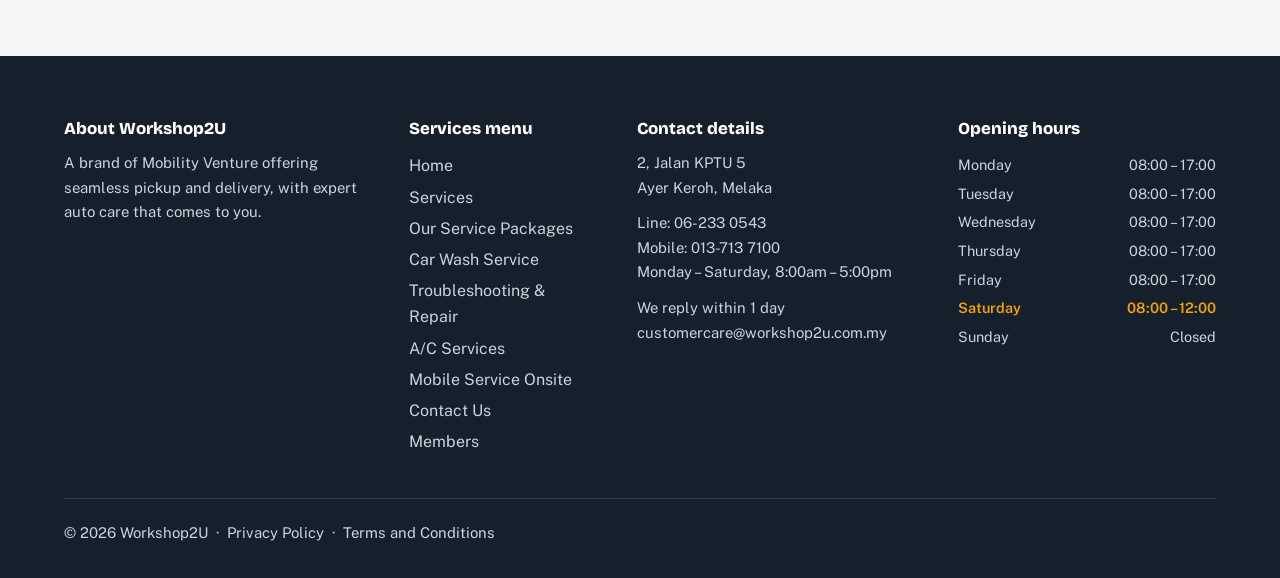
<file: car-wash.html>
<!DOCTYPE html>
<html lang="en">
<head>
<meta charset="utf-8">
<meta name="viewport" content="width=device-width, initial-scale=1">
<title>Car Wash Service – Workshop2U</title>
<link rel="preconnect" href="https://fonts.googleapis.com">
<link rel="preconnect" href="https://fonts.gstatic.com" crossorigin>
<link href="https://fonts.googleapis.com/css2?family=Bricolage+Grotesque:wght@600;800&family=Public+Sans:wght@400;500;600&display=swap" rel="stylesheet">
<link rel="stylesheet" href="style.css">
</head>
<body>
<header class="site-header">
  <a class="logo" href="index.html">Workshop<span>2U</span></a>
  <button class="nav-toggle" aria-label="Open menu" aria-expanded="false">Menu</button>
  <nav class="nav" id="nav">
    <a href="index.html">Home</a>
    <div class="has-sub"><a href="services.html" class="current">Services</a><div class="sub"><a href="service-packages.html">Our Service Packages</a><a href="car-wash.html" class="current">Car Wash Service</a><a href="troubleshooting-repair.html">Troubleshooting & Repair</a><a href="ac-services.html">A/C Services</a><a href="mobile-service.html">Mobile Service Onsite</a></div></div>
    <a href="contact.html">Contact Us</a>
    <a href="members.html">Members</a>
    <a class="btn btn-accent" href="book.html">Book Appointment</a>
  </nav>
</header>
<main>
<section class="banner"><p class="kicker">The best pricing</p><h1>Car Wash Service</h1>
<p class="crumbs"><a href="index.html">Workshop2U</a> / <a href="services.html">Services</a> / Car Wash Service</p></section>
<section class=""><div class="in"><h2>Car wash options</h2><p class="lead">Select your preferred package.</p><div class="pkgs three"><article class="pkg"><span class="tier">Car wash</span><h3>Sedan / Hatchback</h3>
<p class="from">for</p><p class="amt">RM 10</p><p class="inc">Service includes:</p><ul class="ticks"><li>Car wash</li><li>In-car vacuum</li><li>Tyre polish</li></ul>
<a class="btn btn-accent" href="book.html">Book now</a></article><article class="pkg"><span class="tier">Car wash</span><h3>Van / Pickup Truck</h3>
<p class="from">for</p><p class="amt">RM 15</p><p class="inc">Service includes:</p><ul class="ticks"><li>Car wash</li><li>In-car vacuum</li><li>Tyre polish</li></ul>
<a class="btn btn-accent" href="book.html">Book now</a></article><article class="pkg"><span class="tier">Car wash</span><h3>SUV / MPV</h3>
<p class="from">for</p><p class="amt">RM 15</p><p class="inc">Service includes:</p><ul class="ticks"><li>Car wash</li><li>In-car vacuum</li><li>Tyre polish</li></ul>
<a class="btn btn-accent" href="book.html">Book now</a></article></div></div></section><section class="band"><h2>Choose a package</h2><a class="btn btn-accent" href="book.html">Book Now</a></section><section class="faq"><div class="in"><h2>Frequently asked questions</h2><div class="faq-list"><details><summary>What types of vehicles do you service?</summary><div>Sedans, hatchbacks, SUVs, MPVs, vans and pickup trucks.</div></details><details><summary>What is included in the car wash service?</summary><div>Each package includes a complete car wash, in-car vacuum and tyre polish.</div></details><details><summary>How much does the car wash cost?</summary><div><ul class="plain"><li>Sedan / Hatchback: RM 10</li><li>SUV / MPV: RM 15</li><li>Van / Pickup Truck: RM 15</li></ul></div></details><details><summary>Do I need to make an appointment?</summary><div>Walk-ins are welcome, but we recommend booking in advance to ensure availability and avoid waiting.</div></details><details><summary>How long does a car wash take?</summary><div>About 20–30 minutes, depending on vehicle size and condition.</div></details><details><summary>Where is your car wash service located?</summary><div>At our workshop. Visit us directly or contact us for location and hours.</div></details></div></div></section>
</main>
<footer class="site-footer" id="site-footer">
  <div><h4>About Workshop2U</h4><p>A brand of Mobility Venture offering seamless pickup and delivery, with expert auto care that comes to you.</p></div>
  <div><h4>Services menu</h4><a href="index.html">Home</a><a href="services.html">Services</a><a href="service-packages.html">Our Service Packages</a><a href="car-wash.html">Car Wash Service</a><a href="troubleshooting-repair.html">Troubleshooting & Repair</a><a href="ac-services.html">A/C Services</a><a href="mobile-service.html">Mobile Service Onsite</a><a href="contact.html">Contact Us</a><a href="members.html">Members</a></div>
  <div><h4>Contact details</h4><p>2, Jalan KPTU 5<br>Ayer Keroh, Melaka</p>
    <p>Line: 06-233 0543<br>Mobile: 013-713 7100<br>Monday – Saturday, 8:00am – 5:00pm</p>
    <p>We reply within 1 day<br>customercare@workshop2u.com.my</p></div>
  <div><h4>Opening hours</h4><ul class="hours" id="hours"><li data-d="1"><span>Monday</span><span>08:00 – 17:00</span></li><li data-d="2"><span>Tuesday</span><span>08:00 – 17:00</span></li><li data-d="3"><span>Wednesday</span><span>08:00 – 17:00</span></li><li data-d="4"><span>Thursday</span><span>08:00 – 17:00</span></li><li data-d="5"><span>Friday</span><span>08:00 – 17:00</span></li><li data-d="6"><span>Saturday</span><span>08:00 – 12:00</span></li><li data-d="0"><span>Sunday</span><span>Closed</span></li></ul></div>
  <p class="copy">© <span id="year"></span> Workshop2U &nbsp;·&nbsp; <a href="privacy-policy.html">Privacy Policy</a> &nbsp;·&nbsp; <a href="terms-and-conditions.html">Terms and Conditions</a></p>
</footer>
<script src="script.js"></script>
</body>
</html>
</file>
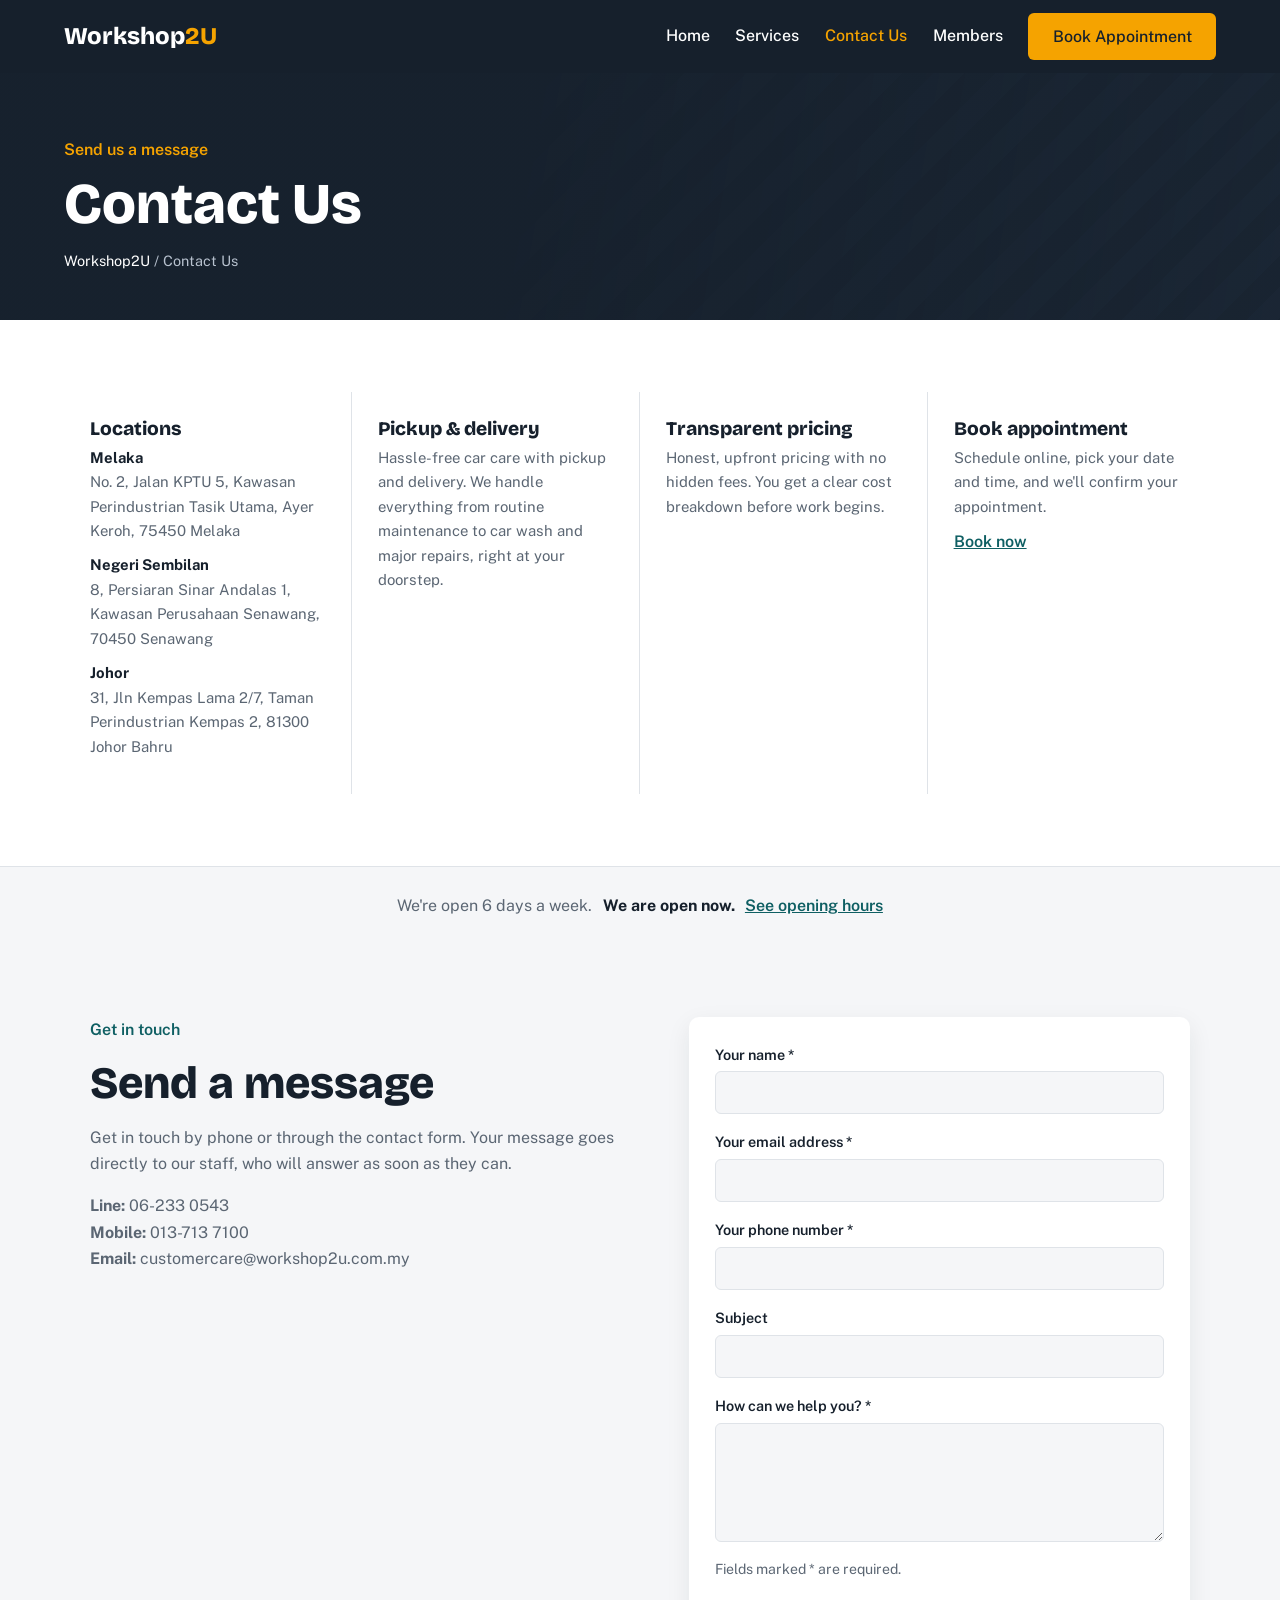
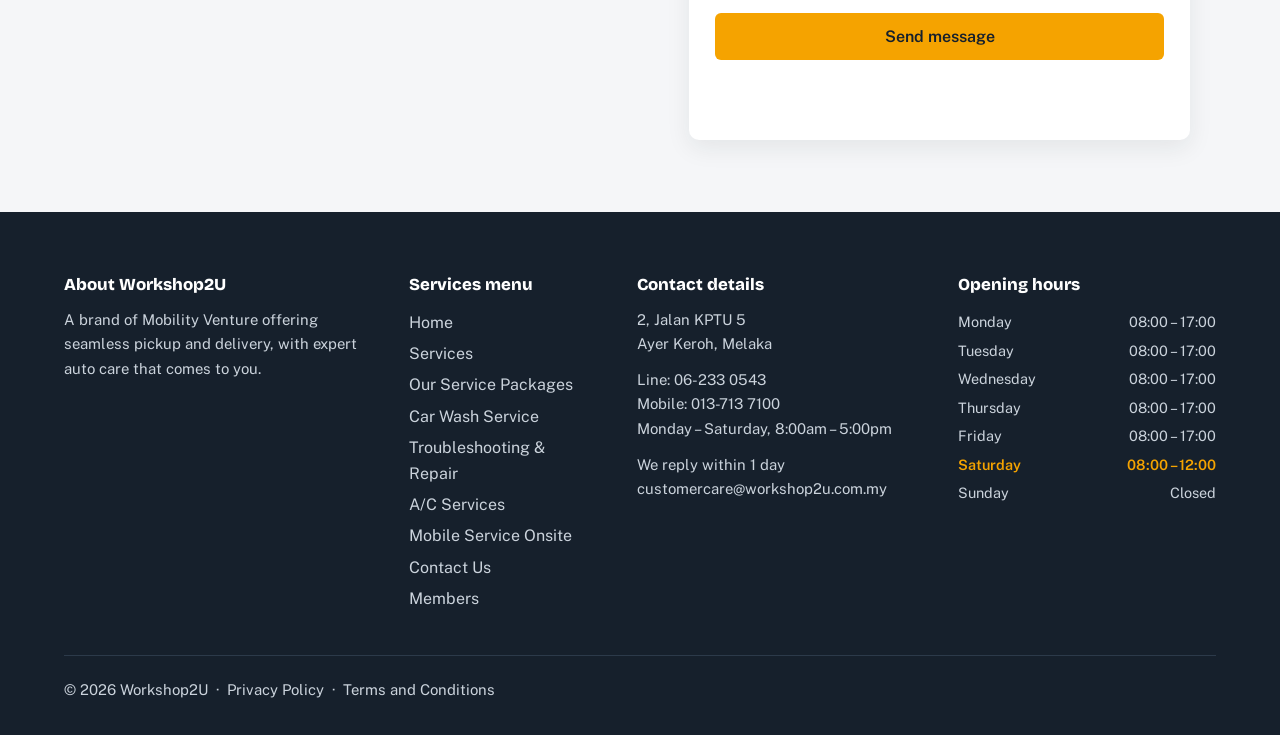
<file: contact.html>
<!DOCTYPE html>
<html lang="en">
<head>
<meta charset="utf-8">
<meta name="viewport" content="width=device-width, initial-scale=1">
<title>Contact Us – Workshop2U</title>
<link rel="preconnect" href="https://fonts.googleapis.com">
<link rel="preconnect" href="https://fonts.gstatic.com" crossorigin>
<link href="https://fonts.googleapis.com/css2?family=Bricolage+Grotesque:wght@600;800&family=Public+Sans:wght@400;500;600&display=swap" rel="stylesheet">
<link rel="stylesheet" href="style.css">
</head>
<body>
<header class="site-header">
  <a class="logo" href="index.html">Workshop<span>2U</span></a>
  <button class="nav-toggle" aria-label="Open menu" aria-expanded="false">Menu</button>
  <nav class="nav" id="nav">
    <a href="index.html">Home</a>
    <div class="has-sub"><a href="services.html">Services</a><div class="sub"><a href="service-packages.html">Our Service Packages</a><a href="car-wash.html">Car Wash Service</a><a href="troubleshooting-repair.html">Troubleshooting & Repair</a><a href="ac-services.html">A/C Services</a><a href="mobile-service.html">Mobile Service Onsite</a></div></div>
    <a href="contact.html" class="current">Contact Us</a>
    <a href="members.html">Members</a>
    <a class="btn btn-accent" href="book.html">Book Appointment</a>
  </nav>
</header>
<main>
<section class="banner"><p class="kicker">Send us a message</p><h1>Contact Us</h1>
<p class="crumbs"><a href="index.html">Workshop2U</a> / Contact Us</p></section>
<section class="info flat">
<article><h3>Locations</h3><p><b>Melaka</b><br>No. 2, Jalan KPTU 5, Kawasan Perindustrian Tasik Utama, Ayer Keroh, 75450 Melaka</p><p><b>Negeri Sembilan</b><br>8, Persiaran Sinar Andalas 1, Kawasan Perusahaan Senawang, 70450 Senawang</p><p><b>Johor</b><br>31, Jln Kempas Lama 2/7, Taman Perindustrian Kempas 2, 81300 Johor Bahru</p></article>
<article><h3>Pickup &amp; delivery</h3><p>Hassle-free car care with pickup and delivery. We handle everything from routine maintenance to car wash and major repairs, right at your doorstep.</p></article>
<article><h3>Transparent pricing</h3><p>Honest, upfront pricing with no hidden fees. You get a clear cost breakdown before work begins.</p></article>
<article><h3>Book appointment</h3><p>Schedule online, pick your date and time, and we'll confirm your appointment.</p><a class="link" href="book.html">Book now</a></article>
</section>
<p class="hours-bar">We're open 6 days a week. <strong id="open-status"></strong> <a href="#site-footer">See opening hours</a></p><section class=""><div class="in"><div class="two"><div><p class="kicker dark">Get in touch</p><h2>Send a message</h2>
<p>Get in touch by phone or through the contact form. Your message goes directly to our staff, who will answer as soon as they can.</p>
<p><b>Line:</b> 06-233 0543<br><b>Mobile:</b> 013-713 7100<br><b>Email:</b> customercare@workshop2u.com.my</p></div>
<form class="std" novalidate data-ok="Thanks, {name}. We will reply within 1 day.">
<label>Your name *<input name="name" required autocomplete="name"></label>
<label>Your email address *<input name="email" type="email" required autocomplete="email"></label>
<label>Your phone number *<input name="phone" type="tel" required autocomplete="tel"></label>
<label>Subject<input name="subject"></label>
<label>How can we help you? *<textarea name="message" rows="5" required></textarea></label>
<p class="note">Fields marked * are required.</p>
<button class="btn btn-accent" type="submit">Send message</button><p class="form-msg" role="status" aria-live="polite"></p></form></div></div></section>
</main>
<footer class="site-footer" id="site-footer">
  <div><h4>About Workshop2U</h4><p>A brand of Mobility Venture offering seamless pickup and delivery, with expert auto care that comes to you.</p></div>
  <div><h4>Services menu</h4><a href="index.html">Home</a><a href="services.html">Services</a><a href="service-packages.html">Our Service Packages</a><a href="car-wash.html">Car Wash Service</a><a href="troubleshooting-repair.html">Troubleshooting & Repair</a><a href="ac-services.html">A/C Services</a><a href="mobile-service.html">Mobile Service Onsite</a><a href="contact.html">Contact Us</a><a href="members.html">Members</a></div>
  <div><h4>Contact details</h4><p>2, Jalan KPTU 5<br>Ayer Keroh, Melaka</p>
    <p>Line: 06-233 0543<br>Mobile: 013-713 7100<br>Monday – Saturday, 8:00am – 5:00pm</p>
    <p>We reply within 1 day<br>customercare@workshop2u.com.my</p></div>
  <div><h4>Opening hours</h4><ul class="hours" id="hours"><li data-d="1"><span>Monday</span><span>08:00 – 17:00</span></li><li data-d="2"><span>Tuesday</span><span>08:00 – 17:00</span></li><li data-d="3"><span>Wednesday</span><span>08:00 – 17:00</span></li><li data-d="4"><span>Thursday</span><span>08:00 – 17:00</span></li><li data-d="5"><span>Friday</span><span>08:00 – 17:00</span></li><li data-d="6"><span>Saturday</span><span>08:00 – 12:00</span></li><li data-d="0"><span>Sunday</span><span>Closed</span></li></ul></div>
  <p class="copy">© <span id="year"></span> Workshop2U &nbsp;·&nbsp; <a href="privacy-policy.html">Privacy Policy</a> &nbsp;·&nbsp; <a href="terms-and-conditions.html">Terms and Conditions</a></p>
</footer>
<script src="script.js"></script>
</body>
</html>
</file>
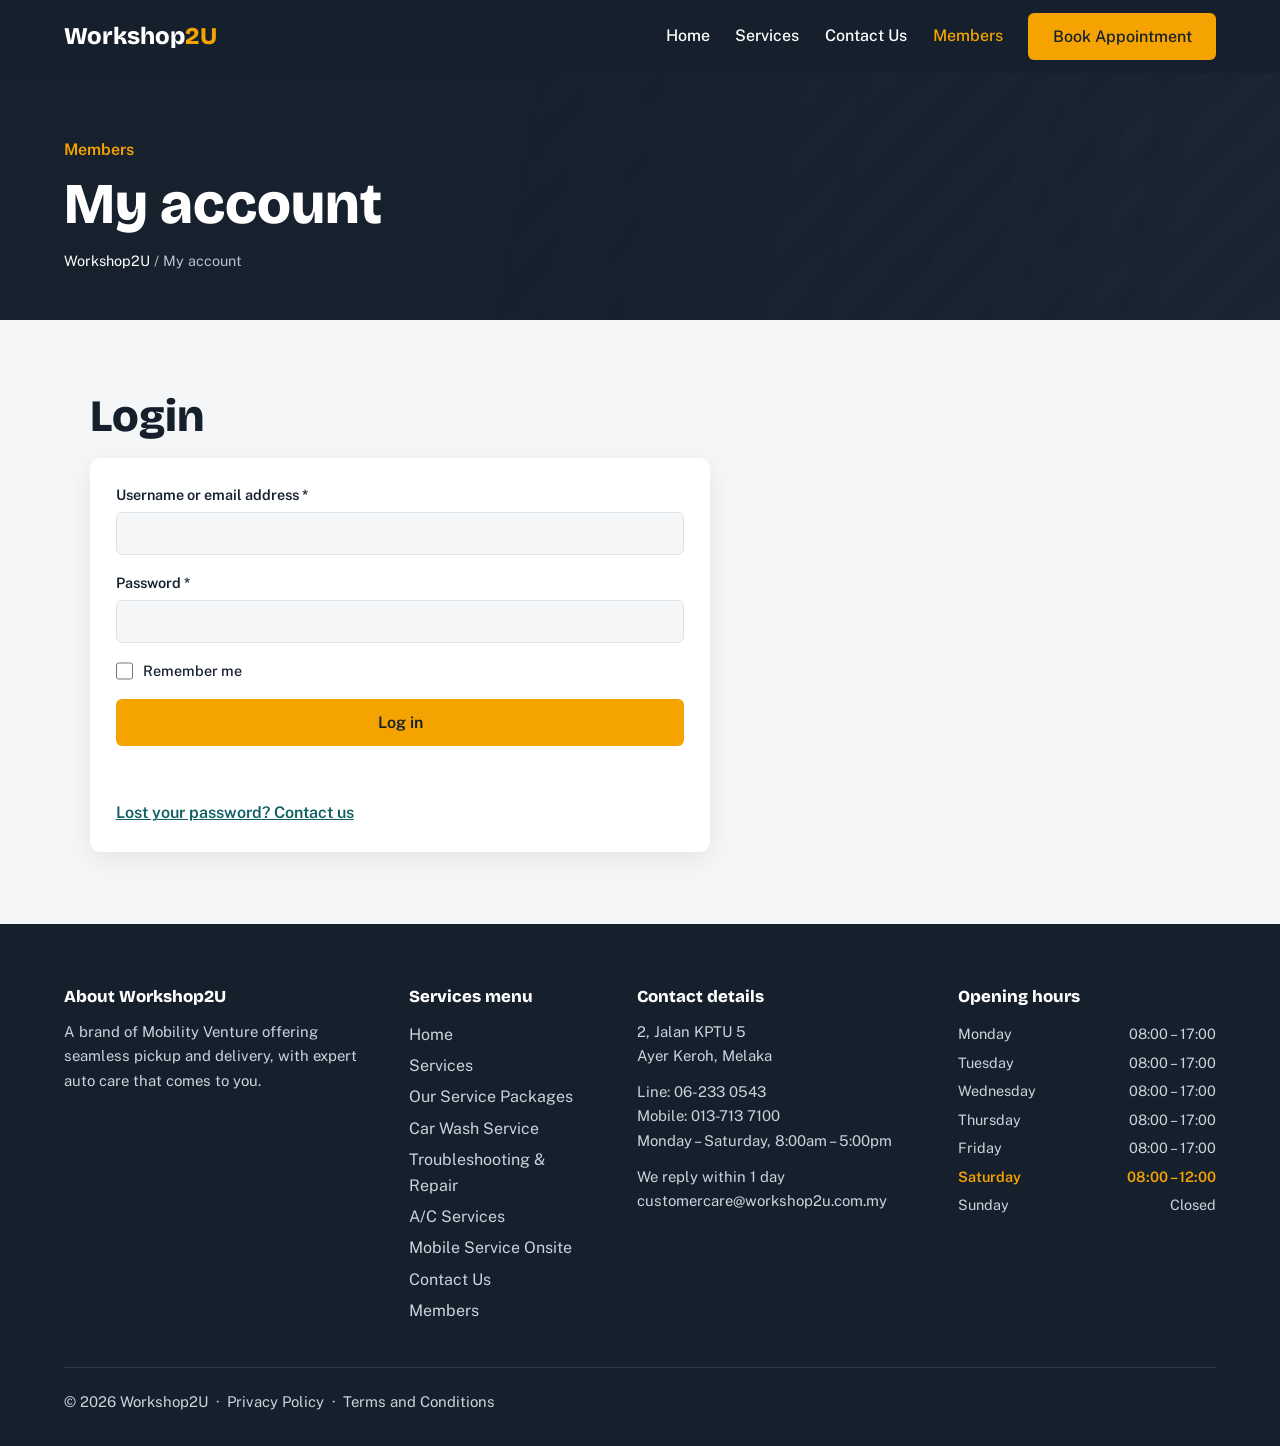
<file: members.html>
<!DOCTYPE html>
<html lang="en">
<head>
<meta charset="utf-8">
<meta name="viewport" content="width=device-width, initial-scale=1">
<title>My account – Workshop2U</title>
<link rel="preconnect" href="https://fonts.googleapis.com">
<link rel="preconnect" href="https://fonts.gstatic.com" crossorigin>
<link href="https://fonts.googleapis.com/css2?family=Bricolage+Grotesque:wght@600;800&family=Public+Sans:wght@400;500;600&display=swap" rel="stylesheet">
<link rel="stylesheet" href="style.css">
</head>
<body>
<header class="site-header">
  <a class="logo" href="index.html">Workshop<span>2U</span></a>
  <button class="nav-toggle" aria-label="Open menu" aria-expanded="false">Menu</button>
  <nav class="nav" id="nav">
    <a href="index.html">Home</a>
    <div class="has-sub"><a href="services.html">Services</a><div class="sub"><a href="service-packages.html">Our Service Packages</a><a href="car-wash.html">Car Wash Service</a><a href="troubleshooting-repair.html">Troubleshooting & Repair</a><a href="ac-services.html">A/C Services</a><a href="mobile-service.html">Mobile Service Onsite</a></div></div>
    <a href="contact.html">Contact Us</a>
    <a href="members.html" class="current">Members</a>
    <a class="btn btn-accent" href="book.html">Book Appointment</a>
  </nav>
</header>
<main>
<section class="banner"><p class="kicker">Members</p><h1>My account</h1>
<p class="crumbs"><a href="index.html">Workshop2U</a> / My account</p></section>
<section class=""><div class="in"><div class="narrow"><h2>Login</h2>
<form class="std" novalidate data-ok="Login is a demo here. Connect this form to your member system to enable it.">
<label>Username or email address *<input name="user" required autocomplete="username"></label>
<label>Password *<input name="pass" type="password" required autocomplete="current-password"></label>
<label class="check"><input type="checkbox" name="remember"> Remember me</label>
<button class="btn btn-accent" type="submit">Log in</button><p class="form-msg" role="status" aria-live="polite"></p>
<a class="link" href="contact.html">Lost your password? Contact us</a></form></div></div></section>
</main>
<footer class="site-footer" id="site-footer">
  <div><h4>About Workshop2U</h4><p>A brand of Mobility Venture offering seamless pickup and delivery, with expert auto care that comes to you.</p></div>
  <div><h4>Services menu</h4><a href="index.html">Home</a><a href="services.html">Services</a><a href="service-packages.html">Our Service Packages</a><a href="car-wash.html">Car Wash Service</a><a href="troubleshooting-repair.html">Troubleshooting & Repair</a><a href="ac-services.html">A/C Services</a><a href="mobile-service.html">Mobile Service Onsite</a><a href="contact.html">Contact Us</a><a href="members.html">Members</a></div>
  <div><h4>Contact details</h4><p>2, Jalan KPTU 5<br>Ayer Keroh, Melaka</p>
    <p>Line: 06-233 0543<br>Mobile: 013-713 7100<br>Monday – Saturday, 8:00am – 5:00pm</p>
    <p>We reply within 1 day<br>customercare@workshop2u.com.my</p></div>
  <div><h4>Opening hours</h4><ul class="hours" id="hours"><li data-d="1"><span>Monday</span><span>08:00 – 17:00</span></li><li data-d="2"><span>Tuesday</span><span>08:00 – 17:00</span></li><li data-d="3"><span>Wednesday</span><span>08:00 – 17:00</span></li><li data-d="4"><span>Thursday</span><span>08:00 – 17:00</span></li><li data-d="5"><span>Friday</span><span>08:00 – 17:00</span></li><li data-d="6"><span>Saturday</span><span>08:00 – 12:00</span></li><li data-d="0"><span>Sunday</span><span>Closed</span></li></ul></div>
  <p class="copy">© <span id="year"></span> Workshop2U &nbsp;·&nbsp; <a href="privacy-policy.html">Privacy Policy</a> &nbsp;·&nbsp; <a href="terms-and-conditions.html">Terms and Conditions</a></p>
</footer>
<script src="script.js"></script>
</body>
</html>
</file>
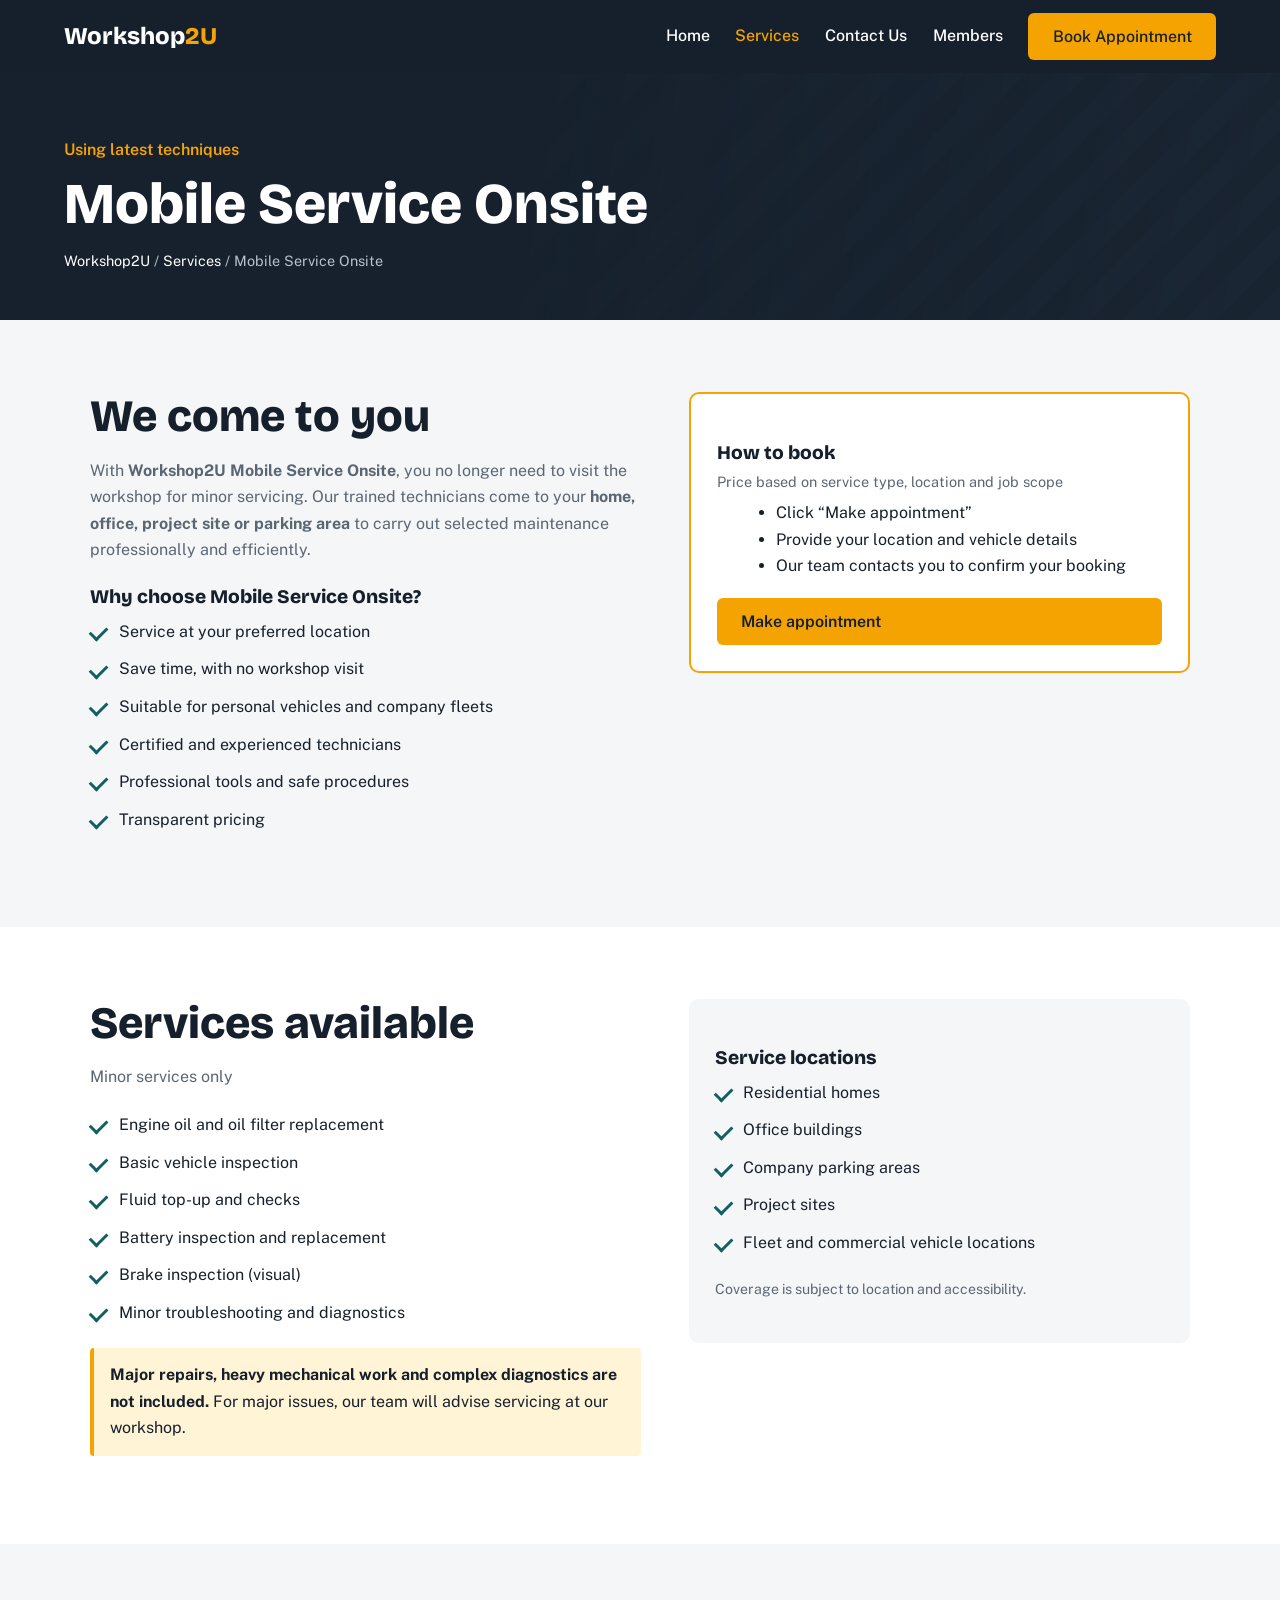
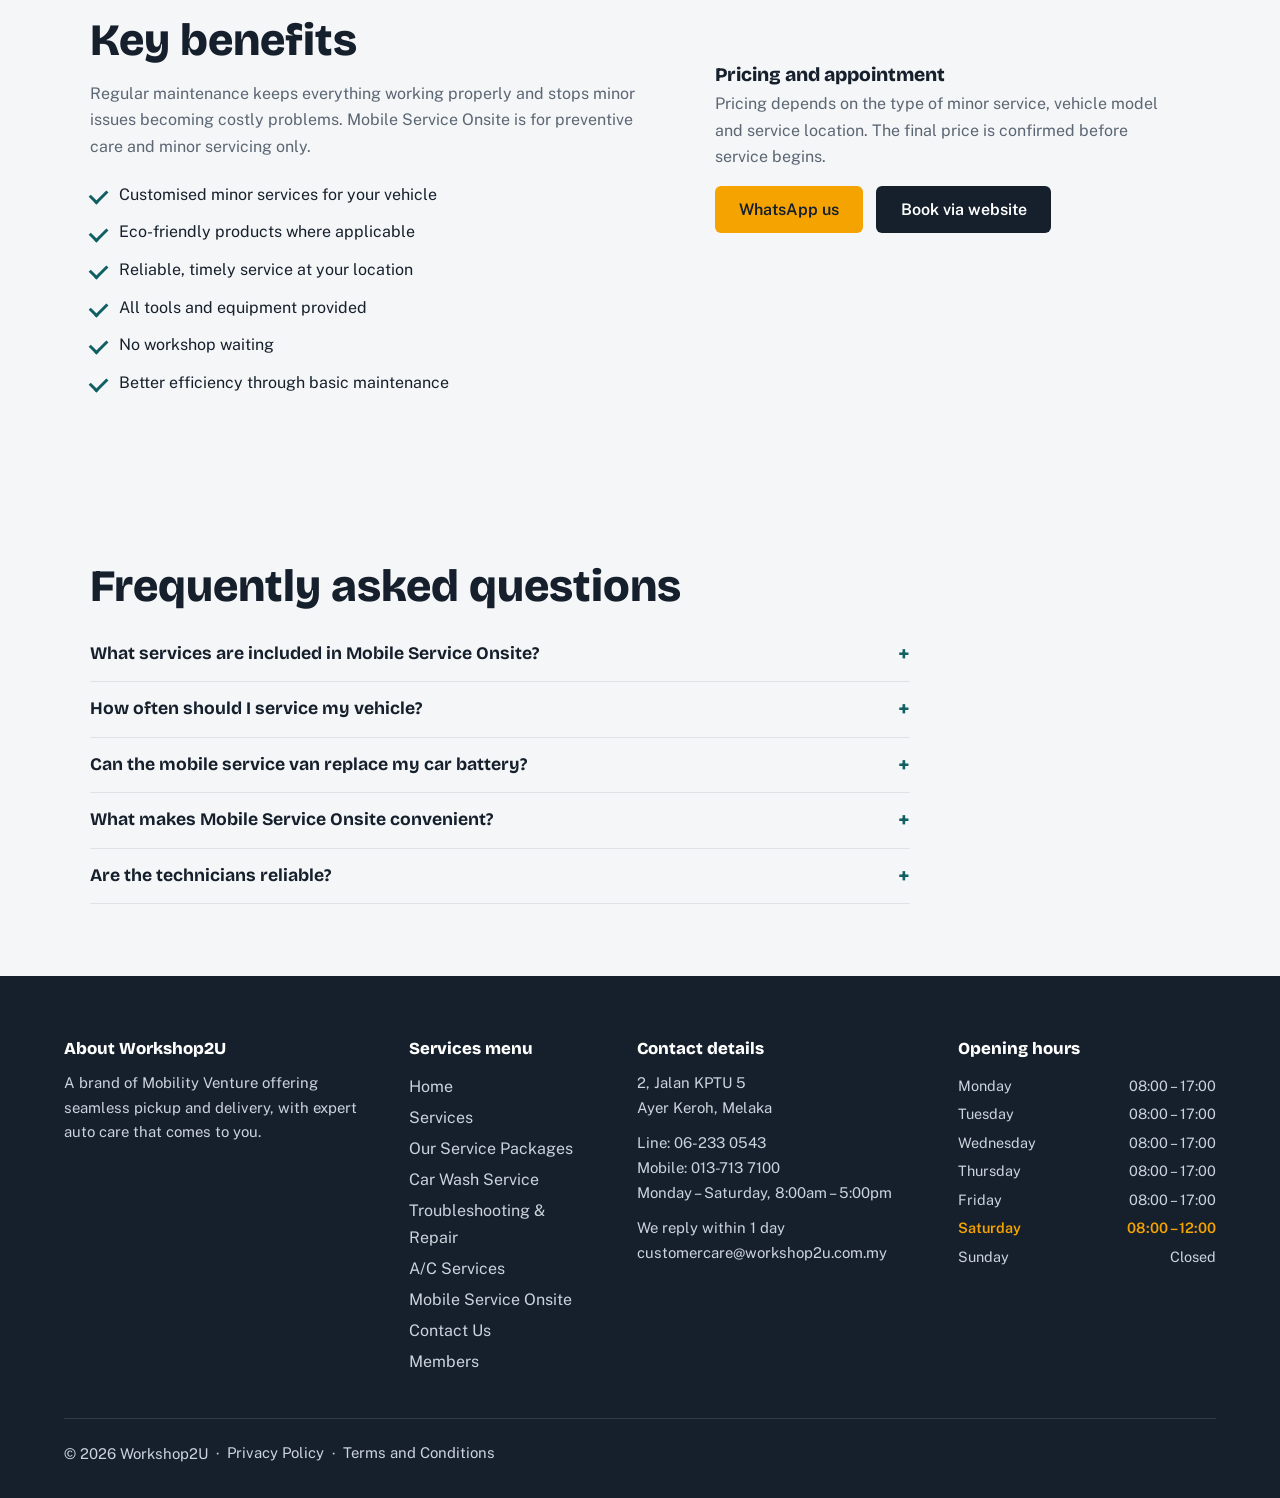
<file: mobile-service.html>
<!DOCTYPE html>
<html lang="en">
<head>
<meta charset="utf-8">
<meta name="viewport" content="width=device-width, initial-scale=1">
<title>Mobile Service Onsite – Workshop2U</title>
<link rel="preconnect" href="https://fonts.googleapis.com">
<link rel="preconnect" href="https://fonts.gstatic.com" crossorigin>
<link href="https://fonts.googleapis.com/css2?family=Bricolage+Grotesque:wght@600;800&family=Public+Sans:wght@400;500;600&display=swap" rel="stylesheet">
<link rel="stylesheet" href="style.css">
</head>
<body>
<header class="site-header">
  <a class="logo" href="index.html">Workshop<span>2U</span></a>
  <button class="nav-toggle" aria-label="Open menu" aria-expanded="false">Menu</button>
  <nav class="nav" id="nav">
    <a href="index.html">Home</a>
    <div class="has-sub"><a href="services.html" class="current">Services</a><div class="sub"><a href="service-packages.html">Our Service Packages</a><a href="car-wash.html">Car Wash Service</a><a href="troubleshooting-repair.html">Troubleshooting & Repair</a><a href="ac-services.html">A/C Services</a><a href="mobile-service.html" class="current">Mobile Service Onsite</a></div></div>
    <a href="contact.html">Contact Us</a>
    <a href="members.html">Members</a>
    <a class="btn btn-accent" href="book.html">Book Appointment</a>
  </nav>
</header>
<main>
<section class="banner"><p class="kicker">Using latest techniques</p><h1>Mobile Service Onsite</h1>
<p class="crumbs"><a href="index.html">Workshop2U</a> / <a href="services.html">Services</a> / Mobile Service Onsite</p></section>
<section class=""><div class="in"><div class="two"><div><h2>We come to you</h2>
<p>With <b>Workshop2U Mobile Service Onsite</b>, you no longer need to visit the workshop for minor servicing. Our trained technicians come to your <b>home, office, project site or parking area</b> to carry out selected maintenance professionally and efficiently.</p>
<h3>Why choose Mobile Service Onsite?</h3><ul class="ticks"><li>Service at your preferred location</li><li>Save time, with no workshop visit</li><li>Suitable for personal vehicles and company fleets</li><li>Certified and experienced technicians</li><li>Professional tools and safe procedures</li><li>Transparent pricing</li></ul></div>
<aside class="pkg feat solo"><h3>How to book</h3><p class="from">Price based on service type, location and job scope</p>
<ul class="steps-list"><li>Click “Make appointment”</li><li>Provide your location and vehicle details</li><li>Our team contacts you to confirm your booking</li></ul>
<a class="btn btn-accent" href="https://wa.me/60137137100">Make appointment</a></aside></div></div></section><section class="alt"><div class="in"><div class="two"><div><h2>Services available</h2><p class="lead">Minor services only</p><ul class="ticks"><li>Engine oil and oil filter replacement</li><li>Basic vehicle inspection</li><li>Fluid top-up and checks</li><li>Battery inspection and replacement</li><li>Brake inspection (visual)</li><li>Minor troubleshooting and diagnostics</li></ul><p class="warn"><b>Major repairs, heavy mechanical work and complex diagnostics are not included.</b> For major issues, our team will advise servicing at our workshop.</p></div><div class="notes"><h3>Service locations</h3><ul class="ticks"><li>Residential homes</li><li>Office buildings</li><li>Company parking areas</li><li>Project sites</li><li>Fleet and commercial vehicle locations</li></ul><p class="note">Coverage is subject to location and accessibility.</p></div></div></div></section><section class=""><div class="in"><div class="two"><div><h2>Key benefits</h2><p>Regular maintenance keeps everything working properly and stops minor issues becoming costly problems. Mobile Service Onsite is for preventive care and minor servicing only.</p><ul class="ticks"><li>Customised minor services for your vehicle</li><li>Eco-friendly products where applicable</li><li>Reliable, timely service at your location</li><li>All tools and equipment provided</li><li>No workshop waiting</li><li>Better efficiency through basic maintenance</li></ul></div><div class="notes"><h3>Pricing and appointment</h3><p>Pricing depends on the type of minor service, vehicle model and service location. The final price is confirmed before service begins.</p><div class="actions"><a class="btn btn-accent" href="https://wa.me/60137137100">WhatsApp us</a><a class="btn btn-dark" href="book.html">Book via website</a></div></div></div></div></section><section class="faq"><div class="in"><h2>Frequently asked questions</h2><div class="faq-list"><details><summary>What services are included in Mobile Service Onsite?</summary><div>Minor maintenance at your location: engine oil changes, fluid checks and top-ups, battery inspection and replacement, brake inspection and basic diagnostics. <i>Major repairs and complex mechanical work are not available onsite.</i></div></details><details><summary>How often should I service my vehicle?</summary><div>Minor services such as oil changes are typically recommended every 5,000–10,000 km. Our technician can advise the best schedule.</div></details><details><summary>Can the mobile service van replace my car battery?</summary><div>Yes. The van carries batteries and the tools to inspect and replace your battery at your location.</div></details><details><summary>What makes Mobile Service Onsite convenient?</summary><div>The van comes to your home, office or project site, so you don't need to travel. The service is fast and done by trained, experienced technicians.</div></details><details><summary>Are the technicians reliable?</summary><div>Yes. All are trained, certified and experienced, using proper tools and professional procedures.</div></details></div></div></section>
</main>
<footer class="site-footer" id="site-footer">
  <div><h4>About Workshop2U</h4><p>A brand of Mobility Venture offering seamless pickup and delivery, with expert auto care that comes to you.</p></div>
  <div><h4>Services menu</h4><a href="index.html">Home</a><a href="services.html">Services</a><a href="service-packages.html">Our Service Packages</a><a href="car-wash.html">Car Wash Service</a><a href="troubleshooting-repair.html">Troubleshooting & Repair</a><a href="ac-services.html">A/C Services</a><a href="mobile-service.html">Mobile Service Onsite</a><a href="contact.html">Contact Us</a><a href="members.html">Members</a></div>
  <div><h4>Contact details</h4><p>2, Jalan KPTU 5<br>Ayer Keroh, Melaka</p>
    <p>Line: 06-233 0543<br>Mobile: 013-713 7100<br>Monday – Saturday, 8:00am – 5:00pm</p>
    <p>We reply within 1 day<br>customercare@workshop2u.com.my</p></div>
  <div><h4>Opening hours</h4><ul class="hours" id="hours"><li data-d="1"><span>Monday</span><span>08:00 – 17:00</span></li><li data-d="2"><span>Tuesday</span><span>08:00 – 17:00</span></li><li data-d="3"><span>Wednesday</span><span>08:00 – 17:00</span></li><li data-d="4"><span>Thursday</span><span>08:00 – 17:00</span></li><li data-d="5"><span>Friday</span><span>08:00 – 17:00</span></li><li data-d="6"><span>Saturday</span><span>08:00 – 12:00</span></li><li data-d="0"><span>Sunday</span><span>Closed</span></li></ul></div>
  <p class="copy">© <span id="year"></span> Workshop2U &nbsp;·&nbsp; <a href="privacy-policy.html">Privacy Policy</a> &nbsp;·&nbsp; <a href="terms-and-conditions.html">Terms and Conditions</a></p>
</footer>
<script src="script.js"></script>
</body>
</html>
</file>
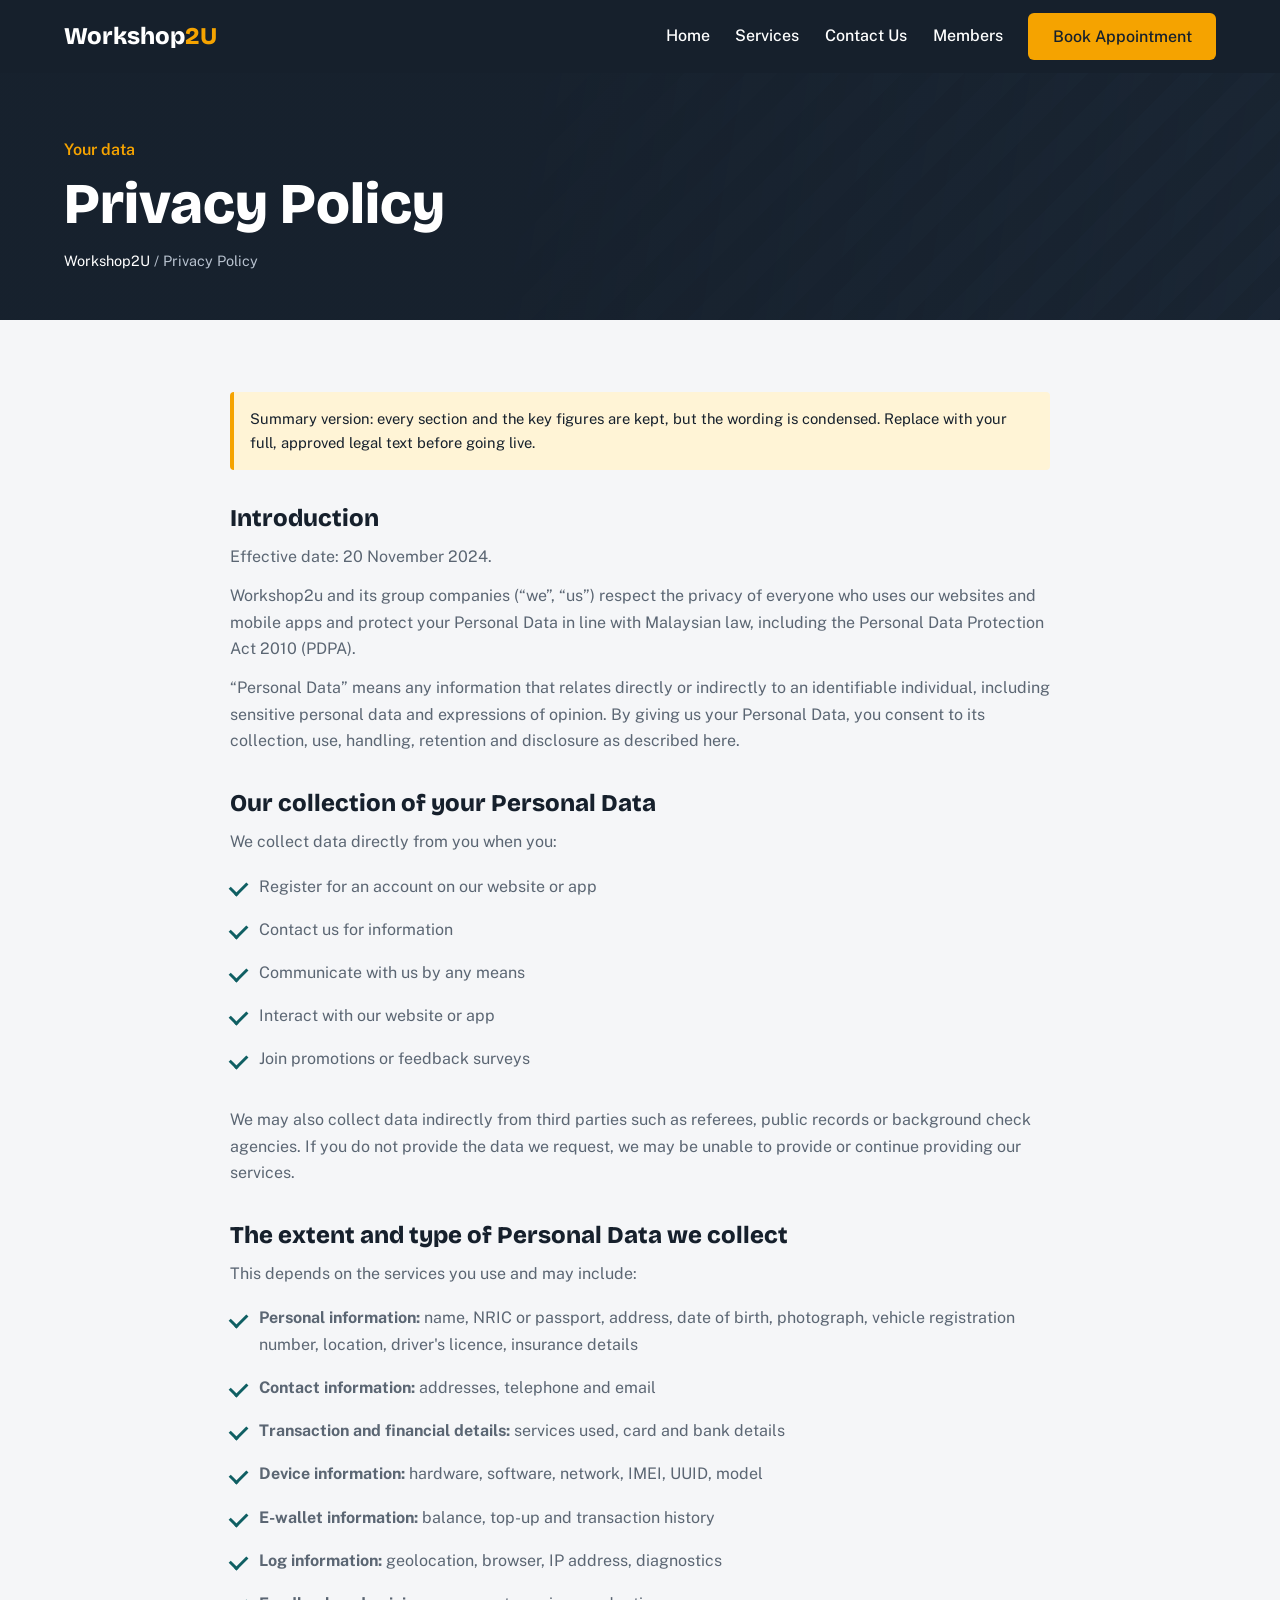
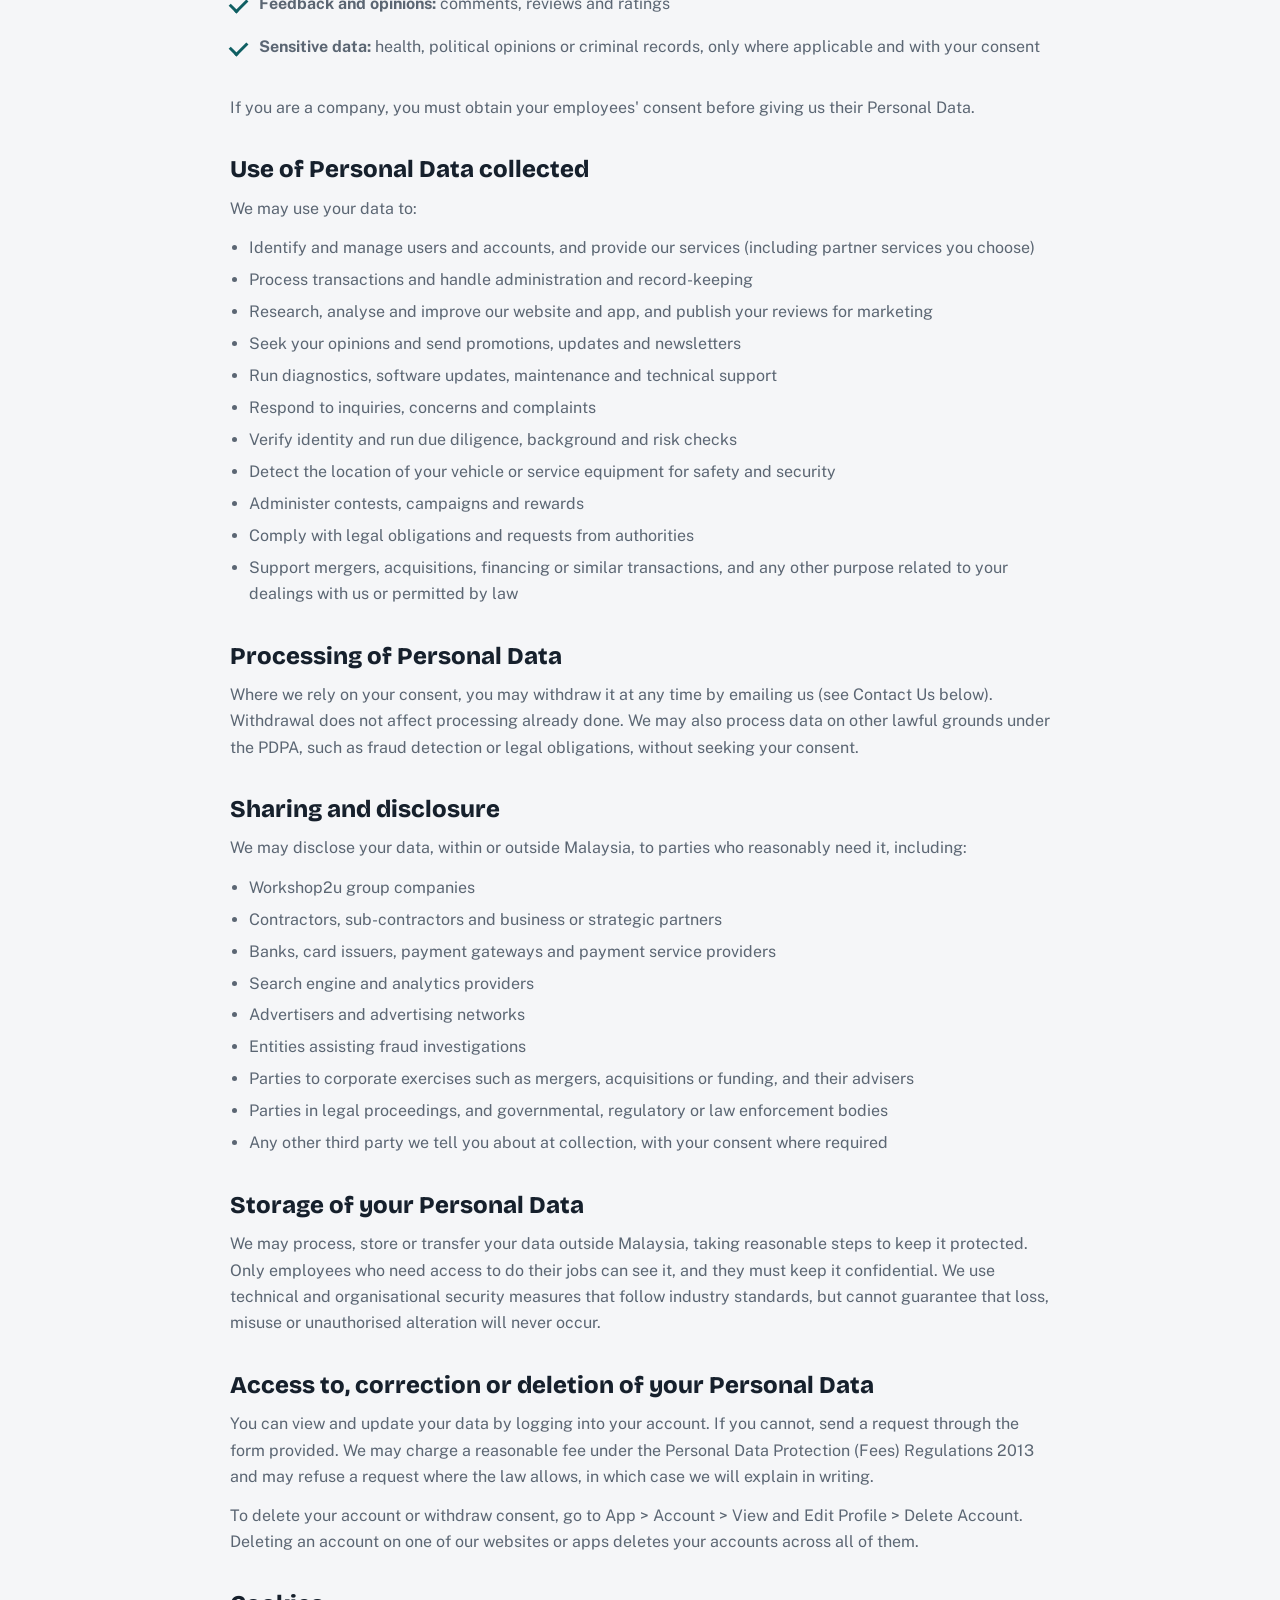
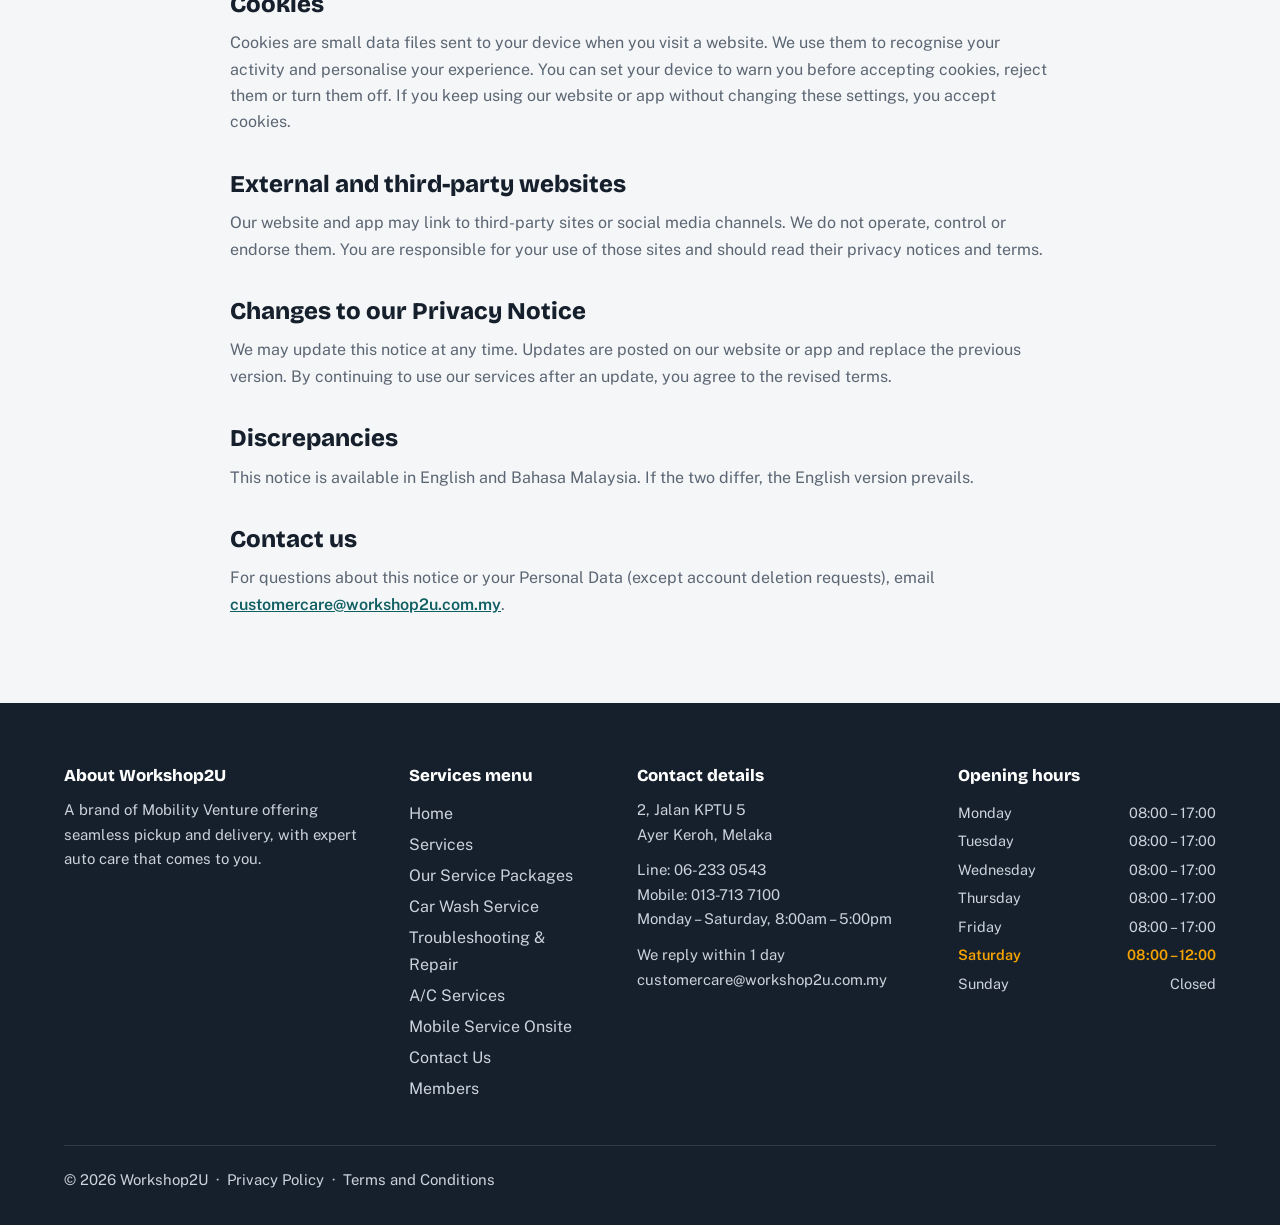
<file: privacy-policy.html>
<!DOCTYPE html>
<html lang="en">
<head>
<meta charset="utf-8">
<meta name="viewport" content="width=device-width, initial-scale=1">
<title>Privacy Policy – Workshop2U</title>
<link rel="preconnect" href="https://fonts.googleapis.com">
<link rel="preconnect" href="https://fonts.gstatic.com" crossorigin>
<link href="https://fonts.googleapis.com/css2?family=Bricolage+Grotesque:wght@600;800&family=Public+Sans:wght@400;500;600&display=swap" rel="stylesheet">
<link rel="stylesheet" href="style.css">
</head>
<body>
<header class="site-header">
  <a class="logo" href="index.html">Workshop<span>2U</span></a>
  <button class="nav-toggle" aria-label="Open menu" aria-expanded="false">Menu</button>
  <nav class="nav" id="nav">
    <a href="index.html">Home</a>
    <div class="has-sub"><a href="services.html">Services</a><div class="sub"><a href="service-packages.html">Our Service Packages</a><a href="car-wash.html">Car Wash Service</a><a href="troubleshooting-repair.html">Troubleshooting & Repair</a><a href="ac-services.html">A/C Services</a><a href="mobile-service.html">Mobile Service Onsite</a></div></div>
    <a href="contact.html">Contact Us</a>
    <a href="members.html">Members</a>
    <a class="btn btn-accent" href="book.html">Book Appointment</a>
  </nav>
</header>
<main>
<section class="banner"><p class="kicker">Your data</p><h1>Privacy Policy</h1>
<p class="crumbs"><a href="index.html">Workshop2U</a> / Privacy Policy</p></section>
<section class="legal"><div class="in"><p class="legal-note">Summary version: every section and the key figures are kept, but the wording is condensed. Replace with your full, approved legal text before going live.</p><h2>Introduction</h2><p>Effective date: 20 November 2024.</p><p>Workshop2u and its group companies (&ldquo;we&rdquo;, &ldquo;us&rdquo;) respect the privacy of everyone who uses our websites and mobile apps and protect your Personal Data in line with Malaysian law, including the Personal Data Protection Act 2010 (PDPA).</p><p>&ldquo;Personal Data&rdquo; means any information that relates directly or indirectly to an identifiable individual, including sensitive personal data and expressions of opinion. By giving us your Personal Data, you consent to its collection, use, handling, retention and disclosure as described here.</p><h2>Our collection of your Personal Data</h2><p>We collect data directly from you when you:</p><ul class="ticks"><li>Register for an account on our website or app</li><li>Contact us for information</li><li>Communicate with us by any means</li><li>Interact with our website or app</li><li>Join promotions or feedback surveys</li></ul><p>We may also collect data indirectly from third parties such as referees, public records or background check agencies. If you do not provide the data we request, we may be unable to provide or continue providing our services.</p><h2>The extent and type of Personal Data we collect</h2><p>This depends on the services you use and may include:</p><ul class="ticks"><li><b>Personal information:</b> name, NRIC or passport, address, date of birth, photograph, vehicle registration number, location, driver's licence, insurance details</li><li><b>Contact information:</b> addresses, telephone and email</li><li><b>Transaction and financial details:</b> services used, card and bank details</li><li><b>Device information:</b> hardware, software, network, IMEI, UUID, model</li><li><b>E-wallet information:</b> balance, top-up and transaction history</li><li><b>Log information:</b> geolocation, browser, IP address, diagnostics</li><li><b>Feedback and opinions:</b> comments, reviews and ratings</li><li><b>Sensitive data:</b> health, political opinions or criminal records, only where applicable and with your consent</li></ul><p>If you are a company, you must obtain your employees' consent before giving us their Personal Data.</p><h2>Use of Personal Data collected</h2><p>We may use your data to:</p><ul class="plain"><li>Identify and manage users and accounts, and provide our services (including partner services you choose)</li><li>Process transactions and handle administration and record-keeping</li><li>Research, analyse and improve our website and app, and publish your reviews for marketing</li><li>Seek your opinions and send promotions, updates and newsletters</li><li>Run diagnostics, software updates, maintenance and technical support</li><li>Respond to inquiries, concerns and complaints</li><li>Verify identity and run due diligence, background and risk checks</li><li>Detect the location of your vehicle or service equipment for safety and security</li><li>Administer contests, campaigns and rewards</li><li>Comply with legal obligations and requests from authorities</li><li>Support mergers, acquisitions, financing or similar transactions, and any other purpose related to your dealings with us or permitted by law</li></ul><h2>Processing of Personal Data</h2><p>Where we rely on your consent, you may withdraw it at any time by emailing us (see Contact Us below). Withdrawal does not affect processing already done. We may also process data on other lawful grounds under the PDPA, such as fraud detection or legal obligations, without seeking your consent.</p><h2>Sharing and disclosure</h2><p>We may disclose your data, within or outside Malaysia, to parties who reasonably need it, including:</p><ul class="plain"><li>Workshop2u group companies</li><li>Contractors, sub-contractors and business or strategic partners</li><li>Banks, card issuers, payment gateways and payment service providers</li><li>Search engine and analytics providers</li><li>Advertisers and advertising networks</li><li>Entities assisting fraud investigations</li><li>Parties to corporate exercises such as mergers, acquisitions or funding, and their advisers</li><li>Parties in legal proceedings, and governmental, regulatory or law enforcement bodies</li><li>Any other third party we tell you about at collection, with your consent where required</li></ul><h2>Storage of your Personal Data</h2><p>We may process, store or transfer your data outside Malaysia, taking reasonable steps to keep it protected. Only employees who need access to do their jobs can see it, and they must keep it confidential. We use technical and organisational security measures that follow industry standards, but cannot guarantee that loss, misuse or unauthorised alteration will never occur.</p><h2>Access to, correction or deletion of your Personal Data</h2><p>You can view and update your data by logging into your account. If you cannot, send a request through the form provided. We may charge a reasonable fee under the Personal Data Protection (Fees) Regulations 2013 and may refuse a request where the law allows, in which case we will explain in writing.</p><p>To delete your account or withdraw consent, go to App &gt; Account &gt; View and Edit Profile &gt; Delete Account. Deleting an account on one of our websites or apps deletes your accounts across all of them.</p><h2>Cookies</h2><p>Cookies are small data files sent to your device when you visit a website. We use them to recognise your activity and personalise your experience. You can set your device to warn you before accepting cookies, reject them or turn them off. If you keep using our website or app without changing these settings, you accept cookies.</p><h2>External and third-party websites</h2><p>Our website and app may link to third-party sites or social media channels. We do not operate, control or endorse them. You are responsible for your use of those sites and should read their privacy notices and terms.</p><h2>Changes to our Privacy Notice</h2><p>We may update this notice at any time. Updates are posted on our website or app and replace the previous version. By continuing to use our services after an update, you agree to the revised terms.</p><h2>Discrepancies</h2><p>This notice is available in English and Bahasa Malaysia. If the two differ, the English version prevails.</p><h2>Contact us</h2><p>For questions about this notice or your Personal Data (except account deletion requests), email <a class="link" href="mailto:customercare@workshop2u.com.my">customercare@workshop2u.com.my</a>.</p></div></section>
</main>
<footer class="site-footer" id="site-footer">
  <div><h4>About Workshop2U</h4><p>A brand of Mobility Venture offering seamless pickup and delivery, with expert auto care that comes to you.</p></div>
  <div><h4>Services menu</h4><a href="index.html">Home</a><a href="services.html">Services</a><a href="service-packages.html">Our Service Packages</a><a href="car-wash.html">Car Wash Service</a><a href="troubleshooting-repair.html">Troubleshooting & Repair</a><a href="ac-services.html">A/C Services</a><a href="mobile-service.html">Mobile Service Onsite</a><a href="contact.html">Contact Us</a><a href="members.html">Members</a></div>
  <div><h4>Contact details</h4><p>2, Jalan KPTU 5<br>Ayer Keroh, Melaka</p>
    <p>Line: 06-233 0543<br>Mobile: 013-713 7100<br>Monday – Saturday, 8:00am – 5:00pm</p>
    <p>We reply within 1 day<br>customercare@workshop2u.com.my</p></div>
  <div><h4>Opening hours</h4><ul class="hours" id="hours"><li data-d="1"><span>Monday</span><span>08:00 – 17:00</span></li><li data-d="2"><span>Tuesday</span><span>08:00 – 17:00</span></li><li data-d="3"><span>Wednesday</span><span>08:00 – 17:00</span></li><li data-d="4"><span>Thursday</span><span>08:00 – 17:00</span></li><li data-d="5"><span>Friday</span><span>08:00 – 17:00</span></li><li data-d="6"><span>Saturday</span><span>08:00 – 12:00</span></li><li data-d="0"><span>Sunday</span><span>Closed</span></li></ul></div>
  <p class="copy">© <span id="year"></span> Workshop2U &nbsp;·&nbsp; <a href="privacy-policy.html">Privacy Policy</a> &nbsp;·&nbsp; <a href="terms-and-conditions.html">Terms and Conditions</a></p>
</footer>
<script src="script.js"></script>
</body>
</html>
</file>
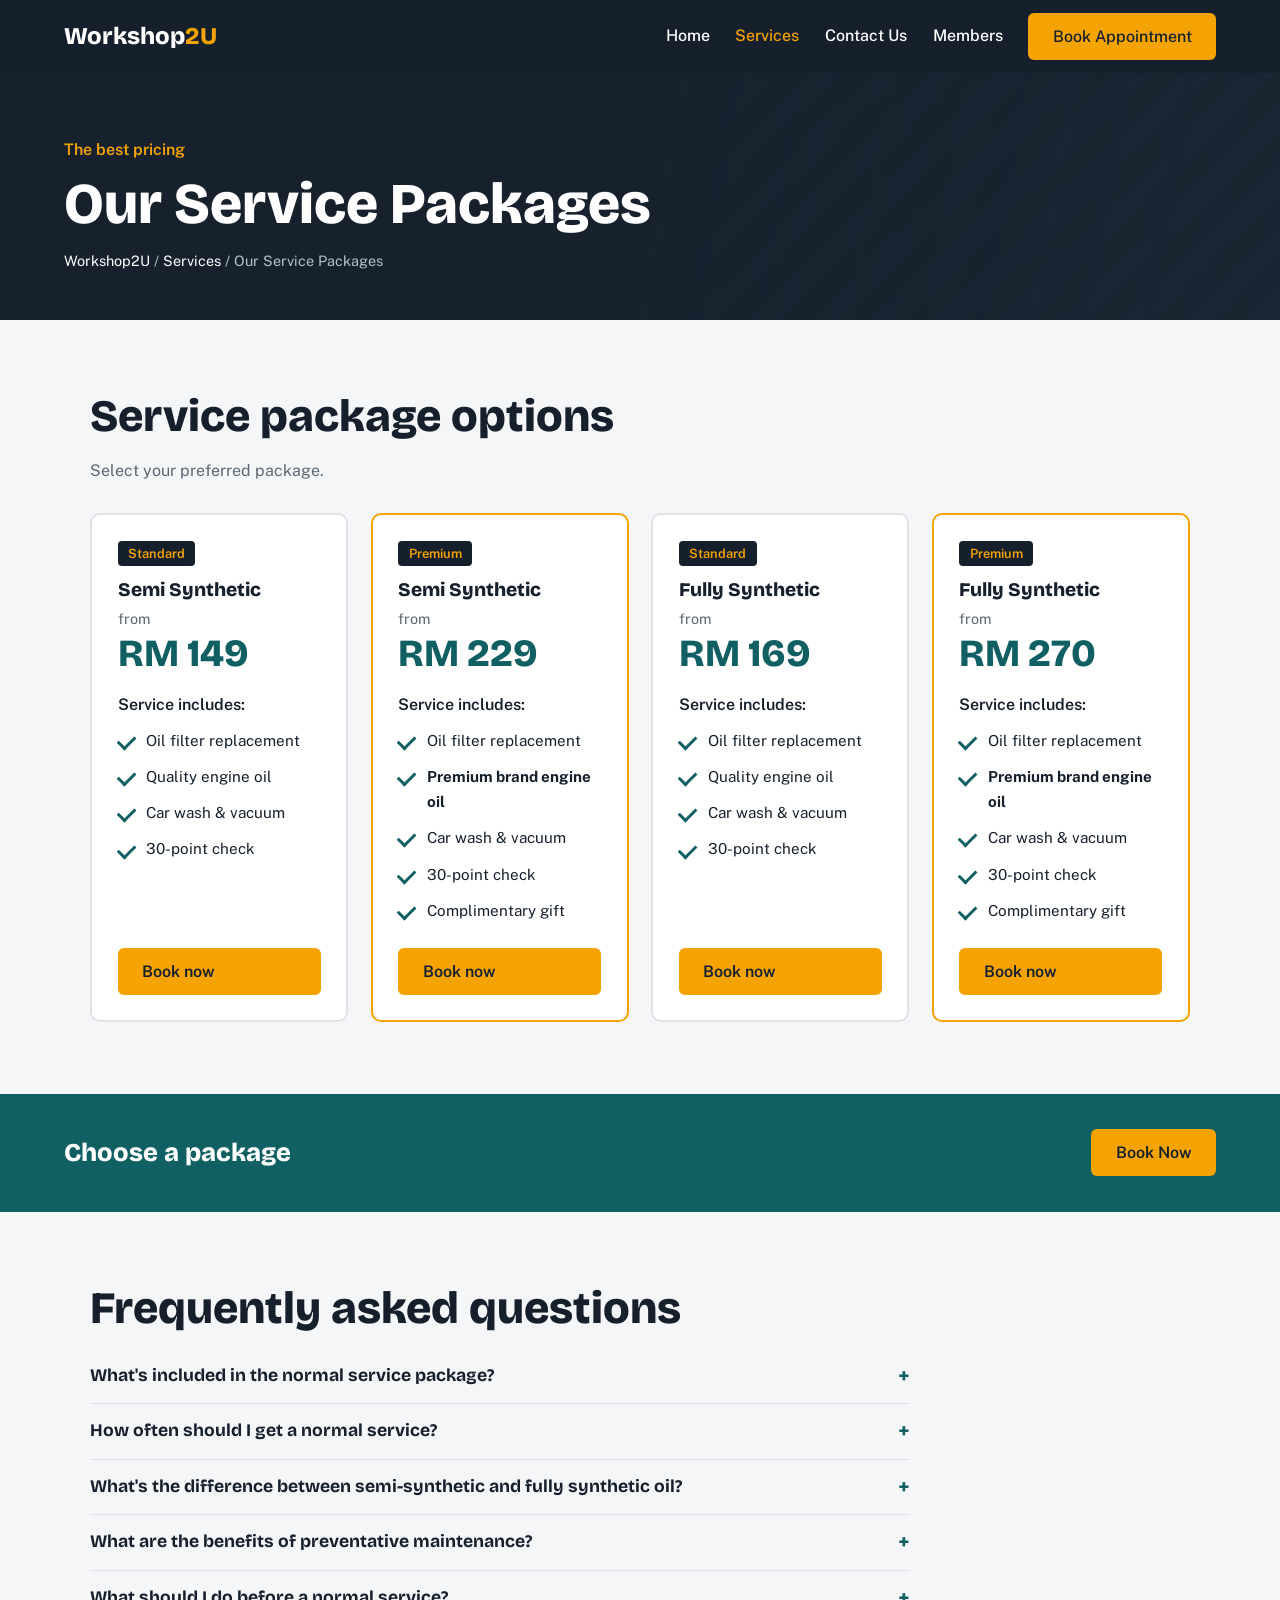
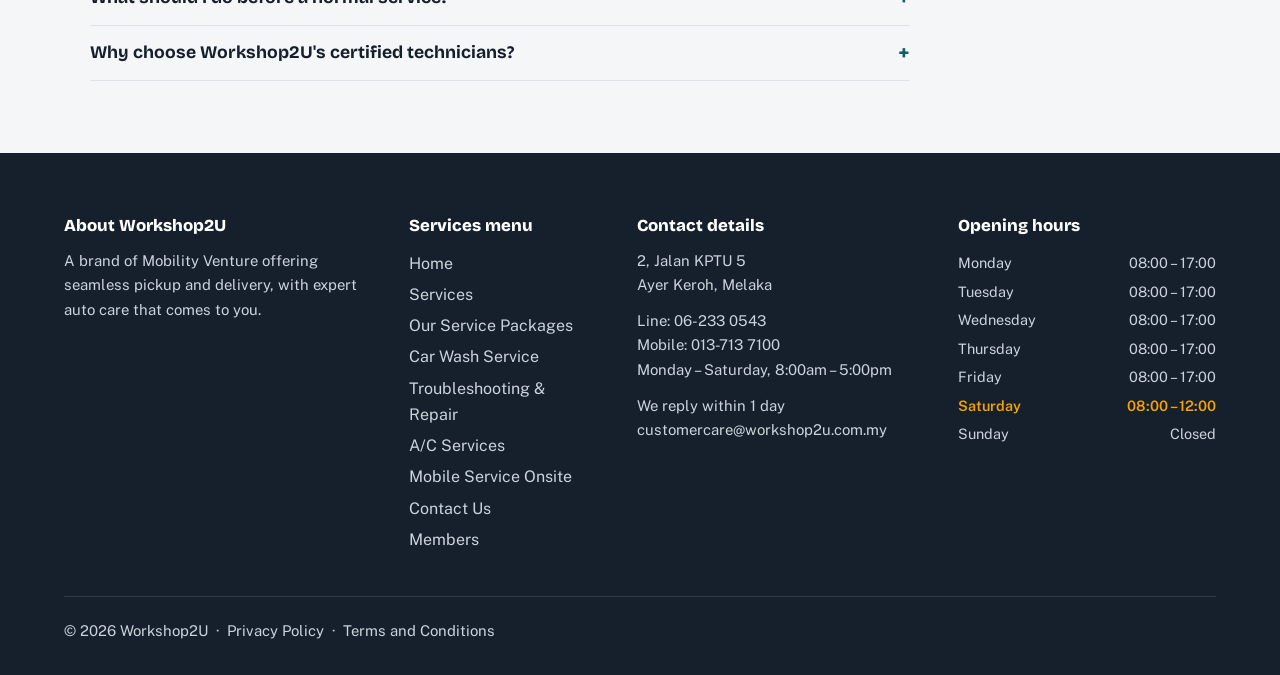
<file: service-packages.html>
<!DOCTYPE html>
<html lang="en">
<head>
<meta charset="utf-8">
<meta name="viewport" content="width=device-width, initial-scale=1">
<title>Our Service Packages – Workshop2U</title>
<link rel="preconnect" href="https://fonts.googleapis.com">
<link rel="preconnect" href="https://fonts.gstatic.com" crossorigin>
<link href="https://fonts.googleapis.com/css2?family=Bricolage+Grotesque:wght@600;800&family=Public+Sans:wght@400;500;600&display=swap" rel="stylesheet">
<link rel="stylesheet" href="style.css">
</head>
<body>
<header class="site-header">
  <a class="logo" href="index.html">Workshop<span>2U</span></a>
  <button class="nav-toggle" aria-label="Open menu" aria-expanded="false">Menu</button>
  <nav class="nav" id="nav">
    <a href="index.html">Home</a>
    <div class="has-sub"><a href="services.html" class="current">Services</a><div class="sub"><a href="service-packages.html" class="current">Our Service Packages</a><a href="car-wash.html">Car Wash Service</a><a href="troubleshooting-repair.html">Troubleshooting & Repair</a><a href="ac-services.html">A/C Services</a><a href="mobile-service.html">Mobile Service Onsite</a></div></div>
    <a href="contact.html">Contact Us</a>
    <a href="members.html">Members</a>
    <a class="btn btn-accent" href="book.html">Book Appointment</a>
  </nav>
</header>
<main>
<section class="banner"><p class="kicker">The best pricing</p><h1>Our Service Packages</h1>
<p class="crumbs"><a href="index.html">Workshop2U</a> / <a href="services.html">Services</a> / Our Service Packages</p></section>
<section class=""><div class="in"><h2>Service package options</h2><p class="lead">Select your preferred package.</p><div class="pkgs"><article class="pkg"><span class="tier">Standard</span><h3>Semi Synthetic</h3>
<p class="from">from</p><p class="amt">RM 149</p><p class="inc">Service includes:</p><ul class="ticks"><li>Oil filter replacement</li><li>Quality engine oil</li><li>Car wash &amp; vacuum</li><li>30-point check</li></ul>
<a class="btn btn-accent" href="book.html">Book now</a></article><article class="pkg feat"><span class="tier">Premium</span><h3>Semi Synthetic</h3>
<p class="from">from</p><p class="amt">RM 229</p><p class="inc">Service includes:</p><ul class="ticks"><li>Oil filter replacement</li><li><b>Premium brand engine oil</b></li><li>Car wash &amp; vacuum</li><li>30-point check</li><li>Complimentary gift</li></ul>
<a class="btn btn-accent" href="book.html">Book now</a></article><article class="pkg"><span class="tier">Standard</span><h3>Fully Synthetic</h3>
<p class="from">from</p><p class="amt">RM 169</p><p class="inc">Service includes:</p><ul class="ticks"><li>Oil filter replacement</li><li>Quality engine oil</li><li>Car wash &amp; vacuum</li><li>30-point check</li></ul>
<a class="btn btn-accent" href="book.html">Book now</a></article><article class="pkg feat"><span class="tier">Premium</span><h3>Fully Synthetic</h3>
<p class="from">from</p><p class="amt">RM 270</p><p class="inc">Service includes:</p><ul class="ticks"><li>Oil filter replacement</li><li><b>Premium brand engine oil</b></li><li>Car wash &amp; vacuum</li><li>30-point check</li><li>Complimentary gift</li></ul>
<a class="btn btn-accent" href="book.html">Book now</a></article></div></div></section><section class="band"><h2>Choose a package</h2><a class="btn btn-accent" href="book.html">Book Now</a></section><section class="faq"><div class="in"><h2>Frequently asked questions</h2><div class="faq-list"><details><summary>What's included in the normal service package?</summary><div>Essential maintenance such as engine oil replacement, an oil filter change and a general inspection to make sure everything is running smoothly.</div></details><details><summary>How often should I get a normal service?</summary><div>Every 5,000 to 10,000 km, depending on driving conditions.</div></details><details><summary>What's the difference between semi-synthetic and fully synthetic oil?</summary><div>Semi-synthetic oil is a mix of mineral and synthetic oil, with good performance at a lower cost. Fully synthetic oil is entirely synthetic, giving better engine protection and efficiency.</div></details><details><summary>What are the benefits of preventative maintenance?</summary><div>It catches potential issues early, helping you avoid costly repairs, keep the car efficient and prolong its life.</div></details><details><summary>What should I do before a normal service?</summary><div>Park in a safe location and make sure the car has enough fuel to be driven to the service centre. Our team takes care of the rest.</div></details><details><summary>Why choose Workshop2U's certified technicians?</summary><div>Our team is certified and trained to handle a variety of vehicles with care, using the latest technology for quality service every time.</div></details></div></div></section>
</main>
<footer class="site-footer" id="site-footer">
  <div><h4>About Workshop2U</h4><p>A brand of Mobility Venture offering seamless pickup and delivery, with expert auto care that comes to you.</p></div>
  <div><h4>Services menu</h4><a href="index.html">Home</a><a href="services.html">Services</a><a href="service-packages.html">Our Service Packages</a><a href="car-wash.html">Car Wash Service</a><a href="troubleshooting-repair.html">Troubleshooting & Repair</a><a href="ac-services.html">A/C Services</a><a href="mobile-service.html">Mobile Service Onsite</a><a href="contact.html">Contact Us</a><a href="members.html">Members</a></div>
  <div><h4>Contact details</h4><p>2, Jalan KPTU 5<br>Ayer Keroh, Melaka</p>
    <p>Line: 06-233 0543<br>Mobile: 013-713 7100<br>Monday – Saturday, 8:00am – 5:00pm</p>
    <p>We reply within 1 day<br>customercare@workshop2u.com.my</p></div>
  <div><h4>Opening hours</h4><ul class="hours" id="hours"><li data-d="1"><span>Monday</span><span>08:00 – 17:00</span></li><li data-d="2"><span>Tuesday</span><span>08:00 – 17:00</span></li><li data-d="3"><span>Wednesday</span><span>08:00 – 17:00</span></li><li data-d="4"><span>Thursday</span><span>08:00 – 17:00</span></li><li data-d="5"><span>Friday</span><span>08:00 – 17:00</span></li><li data-d="6"><span>Saturday</span><span>08:00 – 12:00</span></li><li data-d="0"><span>Sunday</span><span>Closed</span></li></ul></div>
  <p class="copy">© <span id="year"></span> Workshop2U &nbsp;·&nbsp; <a href="privacy-policy.html">Privacy Policy</a> &nbsp;·&nbsp; <a href="terms-and-conditions.html">Terms and Conditions</a></p>
</footer>
<script src="script.js"></script>
</body>
</html>
</file>
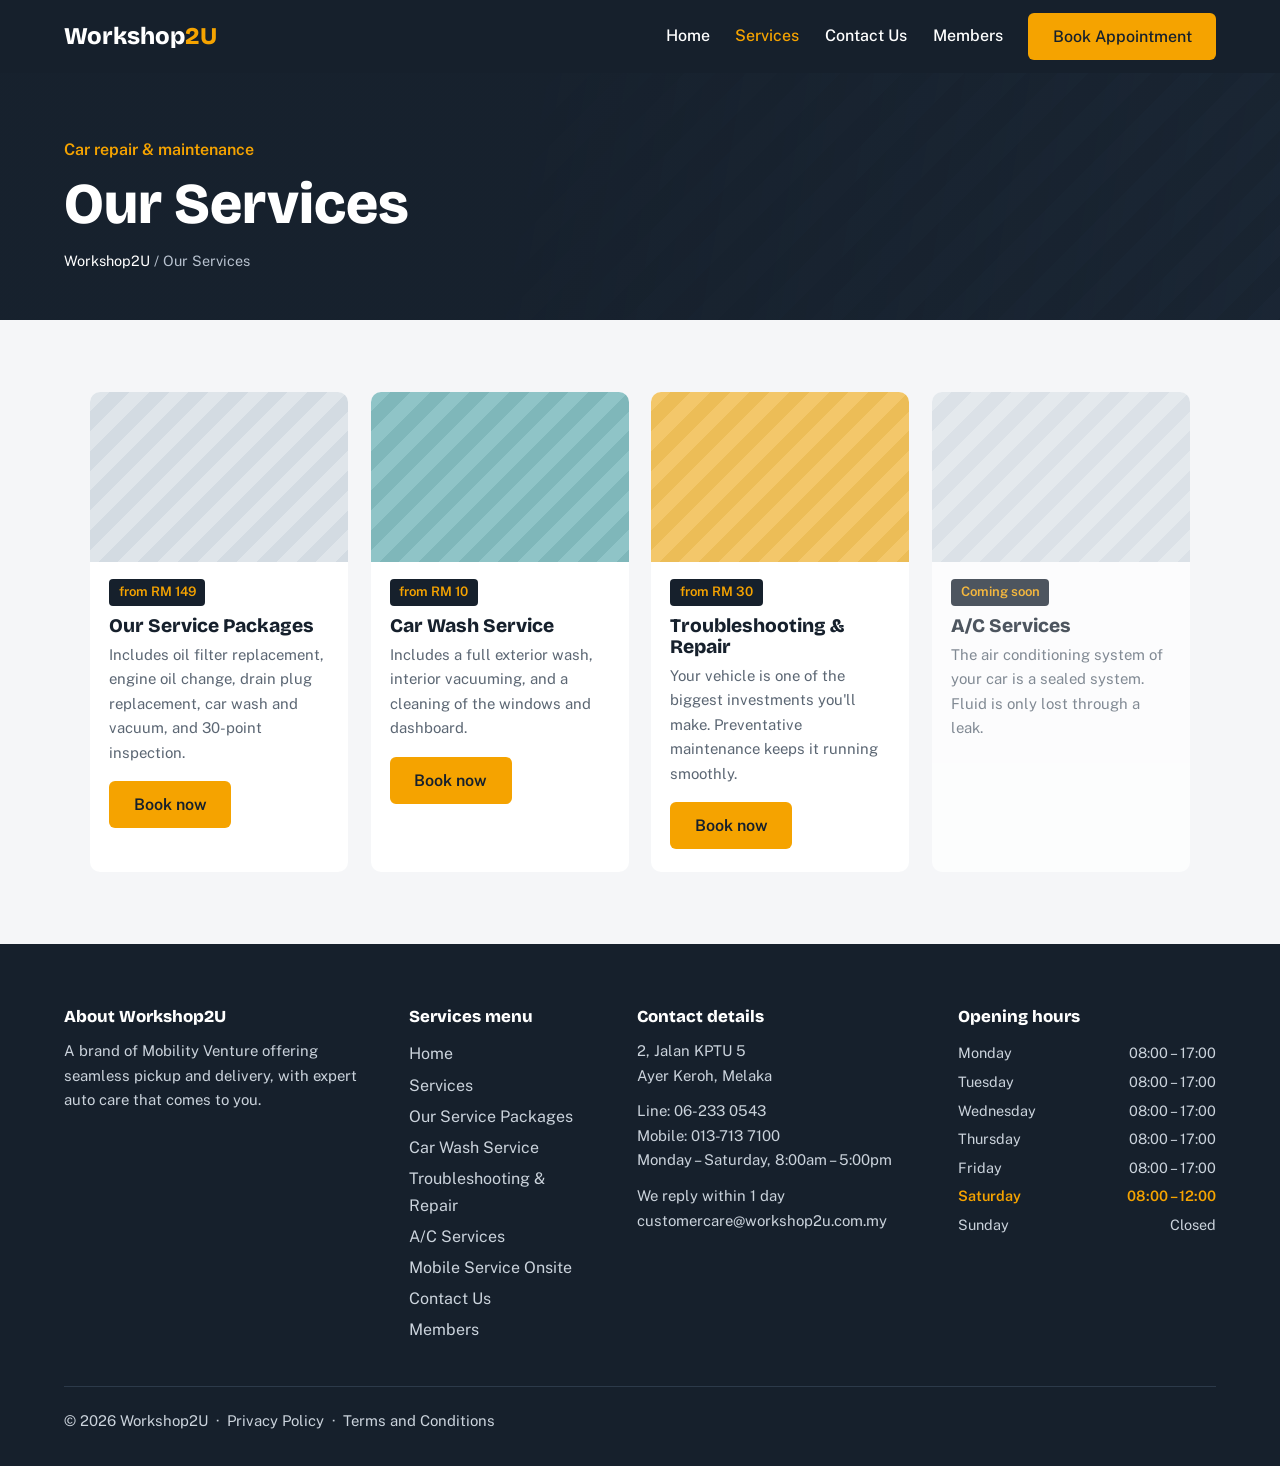
<file: services.html>
<!DOCTYPE html>
<html lang="en">
<head>
<meta charset="utf-8">
<meta name="viewport" content="width=device-width, initial-scale=1">
<title>Services – Workshop2U</title>
<link rel="preconnect" href="https://fonts.googleapis.com">
<link rel="preconnect" href="https://fonts.gstatic.com" crossorigin>
<link href="https://fonts.googleapis.com/css2?family=Bricolage+Grotesque:wght@600;800&family=Public+Sans:wght@400;500;600&display=swap" rel="stylesheet">
<link rel="stylesheet" href="style.css">
</head>
<body>
<header class="site-header">
  <a class="logo" href="index.html">Workshop<span>2U</span></a>
  <button class="nav-toggle" aria-label="Open menu" aria-expanded="false">Menu</button>
  <nav class="nav" id="nav">
    <a href="index.html">Home</a>
    <div class="has-sub"><a href="services.html" class="current">Services</a><div class="sub"><a href="service-packages.html">Our Service Packages</a><a href="car-wash.html">Car Wash Service</a><a href="troubleshooting-repair.html">Troubleshooting & Repair</a><a href="ac-services.html">A/C Services</a><a href="mobile-service.html">Mobile Service Onsite</a></div></div>
    <a href="contact.html">Contact Us</a>
    <a href="members.html">Members</a>
    <a class="btn btn-accent" href="book.html">Book Appointment</a>
  </nav>
</header>
<main>
<section class="banner"><p class="kicker">Car repair &amp; maintenance</p><h1>Our Services</h1>
<p class="crumbs"><a href="index.html">Workshop2U</a> / Our Services</p></section>
<section class=""><div class="in"><div class="cards"><article class="card"><a href="service-packages.html"><div class="ph c1"></div></a><span class="price">from RM 149</span><h3><a href="service-packages.html">Our Service Packages</a></h3><p>Includes oil filter replacement, engine oil change, drain plug replacement, car wash and vacuum, and 30-point inspection.</p><a class="btn btn-accent" href="service-packages.html">Book now</a></article><article class="card"><a href="car-wash.html"><div class="ph c2"></div></a><span class="price">from RM 10</span><h3><a href="car-wash.html">Car Wash Service</a></h3><p>Includes a full exterior wash, interior vacuuming, and a cleaning of the windows and dashboard.</p><a class="btn btn-accent" href="car-wash.html">Book now</a></article><article class="card"><a href="troubleshooting-repair.html"><div class="ph c3"></div></a><span class="price">from RM 30</span><h3><a href="troubleshooting-repair.html">Troubleshooting &amp; Repair</a></h3><p>Your vehicle is one of the biggest investments you'll make. Preventative maintenance keeps it running smoothly.</p><a class="btn btn-accent" href="troubleshooting-repair.html">Book now</a></article><article class="card soon"><a href="ac-services.html"><div class="ph c4"></div></a><span class="price">Coming soon</span><h3><a href="ac-services.html">A/C Services</a></h3><p>The air conditioning system of your car is a sealed system. Fluid is only lost through a leak.</p></article></div></div></section>
</main>
<footer class="site-footer" id="site-footer">
  <div><h4>About Workshop2U</h4><p>A brand of Mobility Venture offering seamless pickup and delivery, with expert auto care that comes to you.</p></div>
  <div><h4>Services menu</h4><a href="index.html">Home</a><a href="services.html">Services</a><a href="service-packages.html">Our Service Packages</a><a href="car-wash.html">Car Wash Service</a><a href="troubleshooting-repair.html">Troubleshooting & Repair</a><a href="ac-services.html">A/C Services</a><a href="mobile-service.html">Mobile Service Onsite</a><a href="contact.html">Contact Us</a><a href="members.html">Members</a></div>
  <div><h4>Contact details</h4><p>2, Jalan KPTU 5<br>Ayer Keroh, Melaka</p>
    <p>Line: 06-233 0543<br>Mobile: 013-713 7100<br>Monday – Saturday, 8:00am – 5:00pm</p>
    <p>We reply within 1 day<br>customercare@workshop2u.com.my</p></div>
  <div><h4>Opening hours</h4><ul class="hours" id="hours"><li data-d="1"><span>Monday</span><span>08:00 – 17:00</span></li><li data-d="2"><span>Tuesday</span><span>08:00 – 17:00</span></li><li data-d="3"><span>Wednesday</span><span>08:00 – 17:00</span></li><li data-d="4"><span>Thursday</span><span>08:00 – 17:00</span></li><li data-d="5"><span>Friday</span><span>08:00 – 17:00</span></li><li data-d="6"><span>Saturday</span><span>08:00 – 12:00</span></li><li data-d="0"><span>Sunday</span><span>Closed</span></li></ul></div>
  <p class="copy">© <span id="year"></span> Workshop2U &nbsp;·&nbsp; <a href="privacy-policy.html">Privacy Policy</a> &nbsp;·&nbsp; <a href="terms-and-conditions.html">Terms and Conditions</a></p>
</footer>
<script src="script.js"></script>
</body>
</html>
</file>
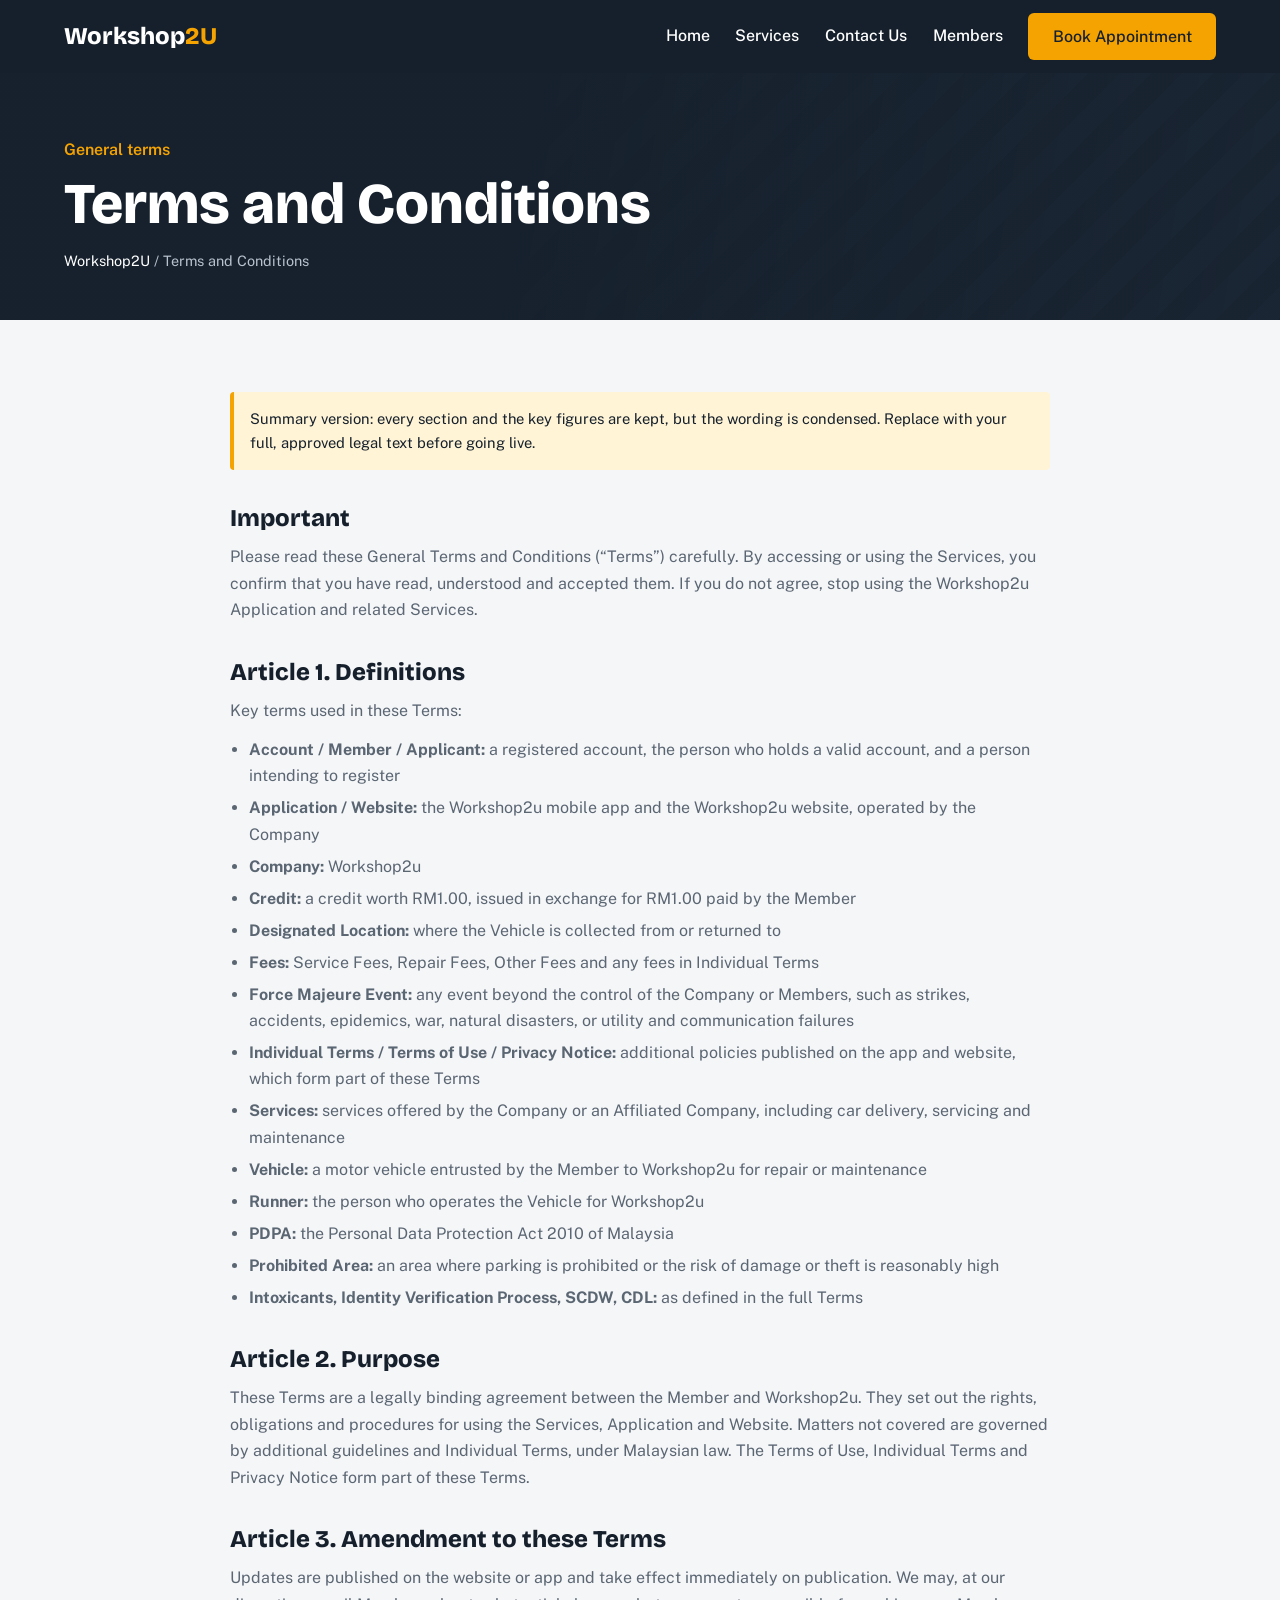
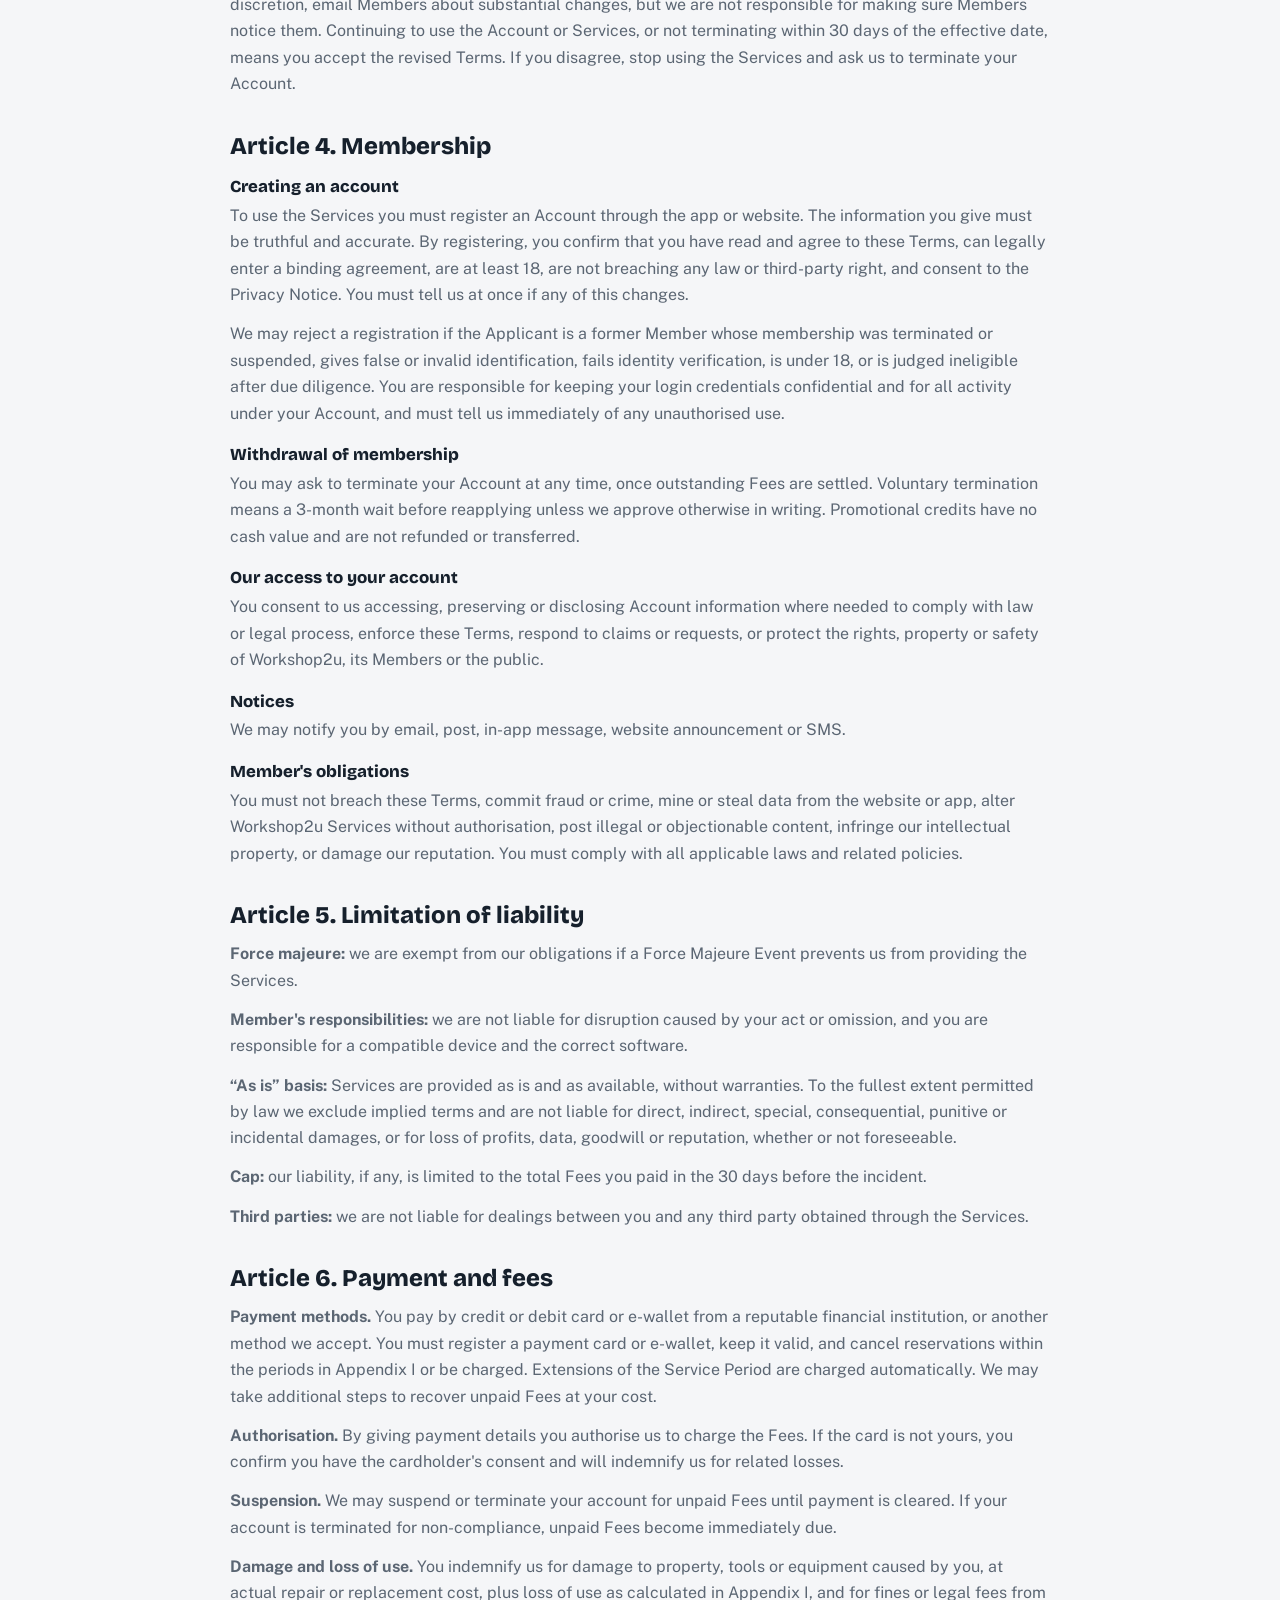
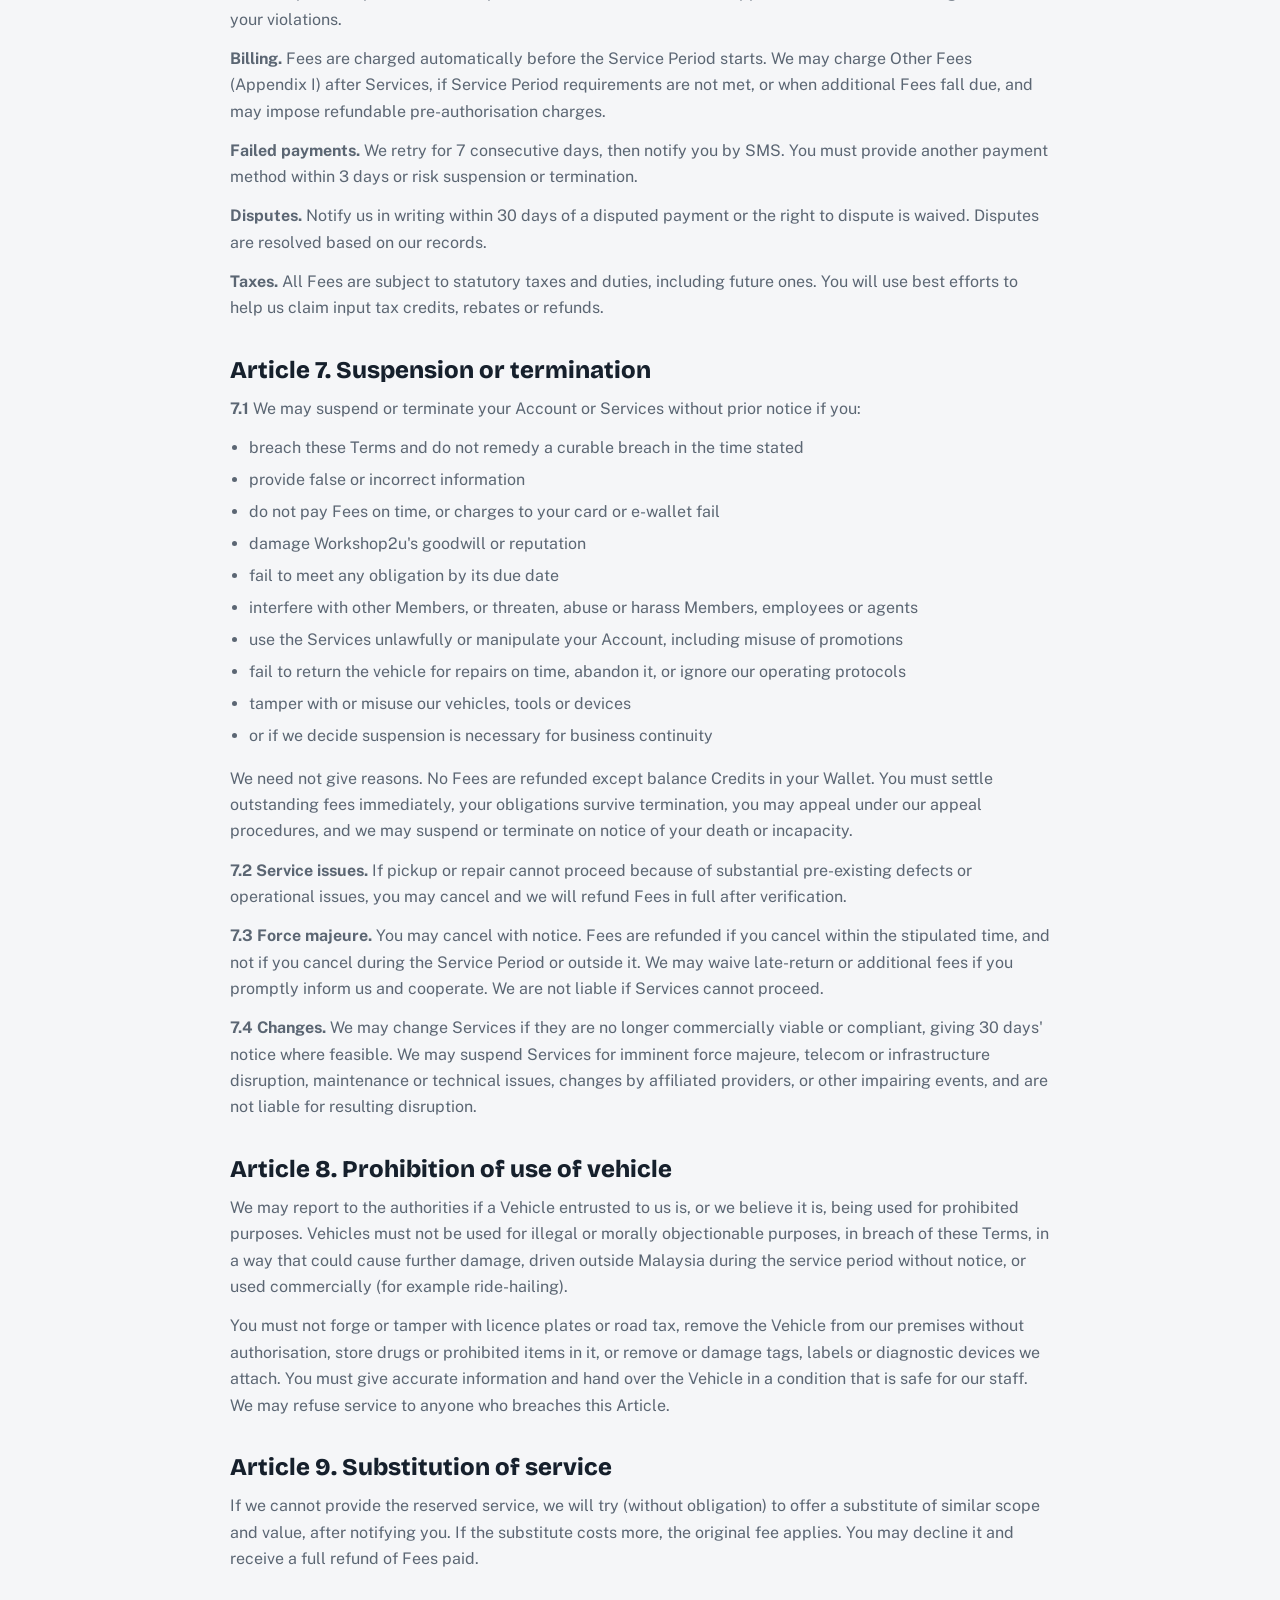
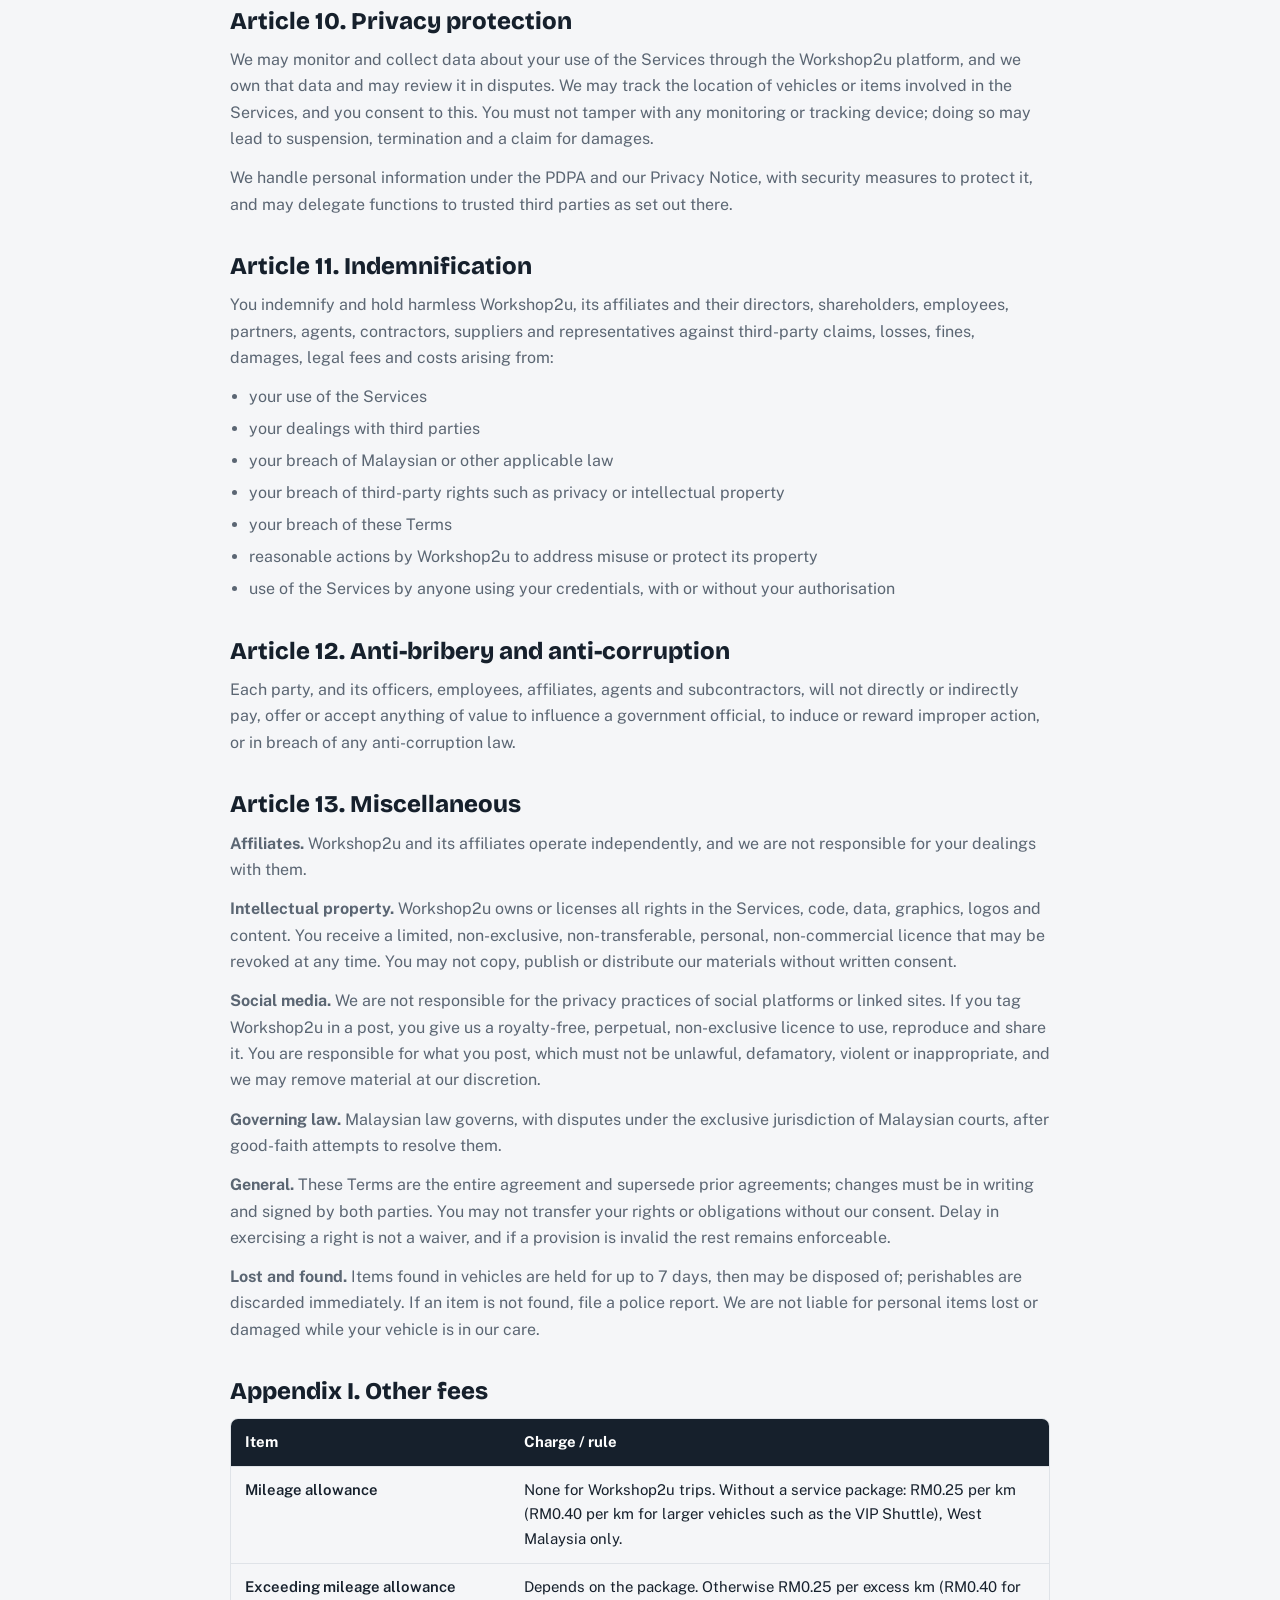
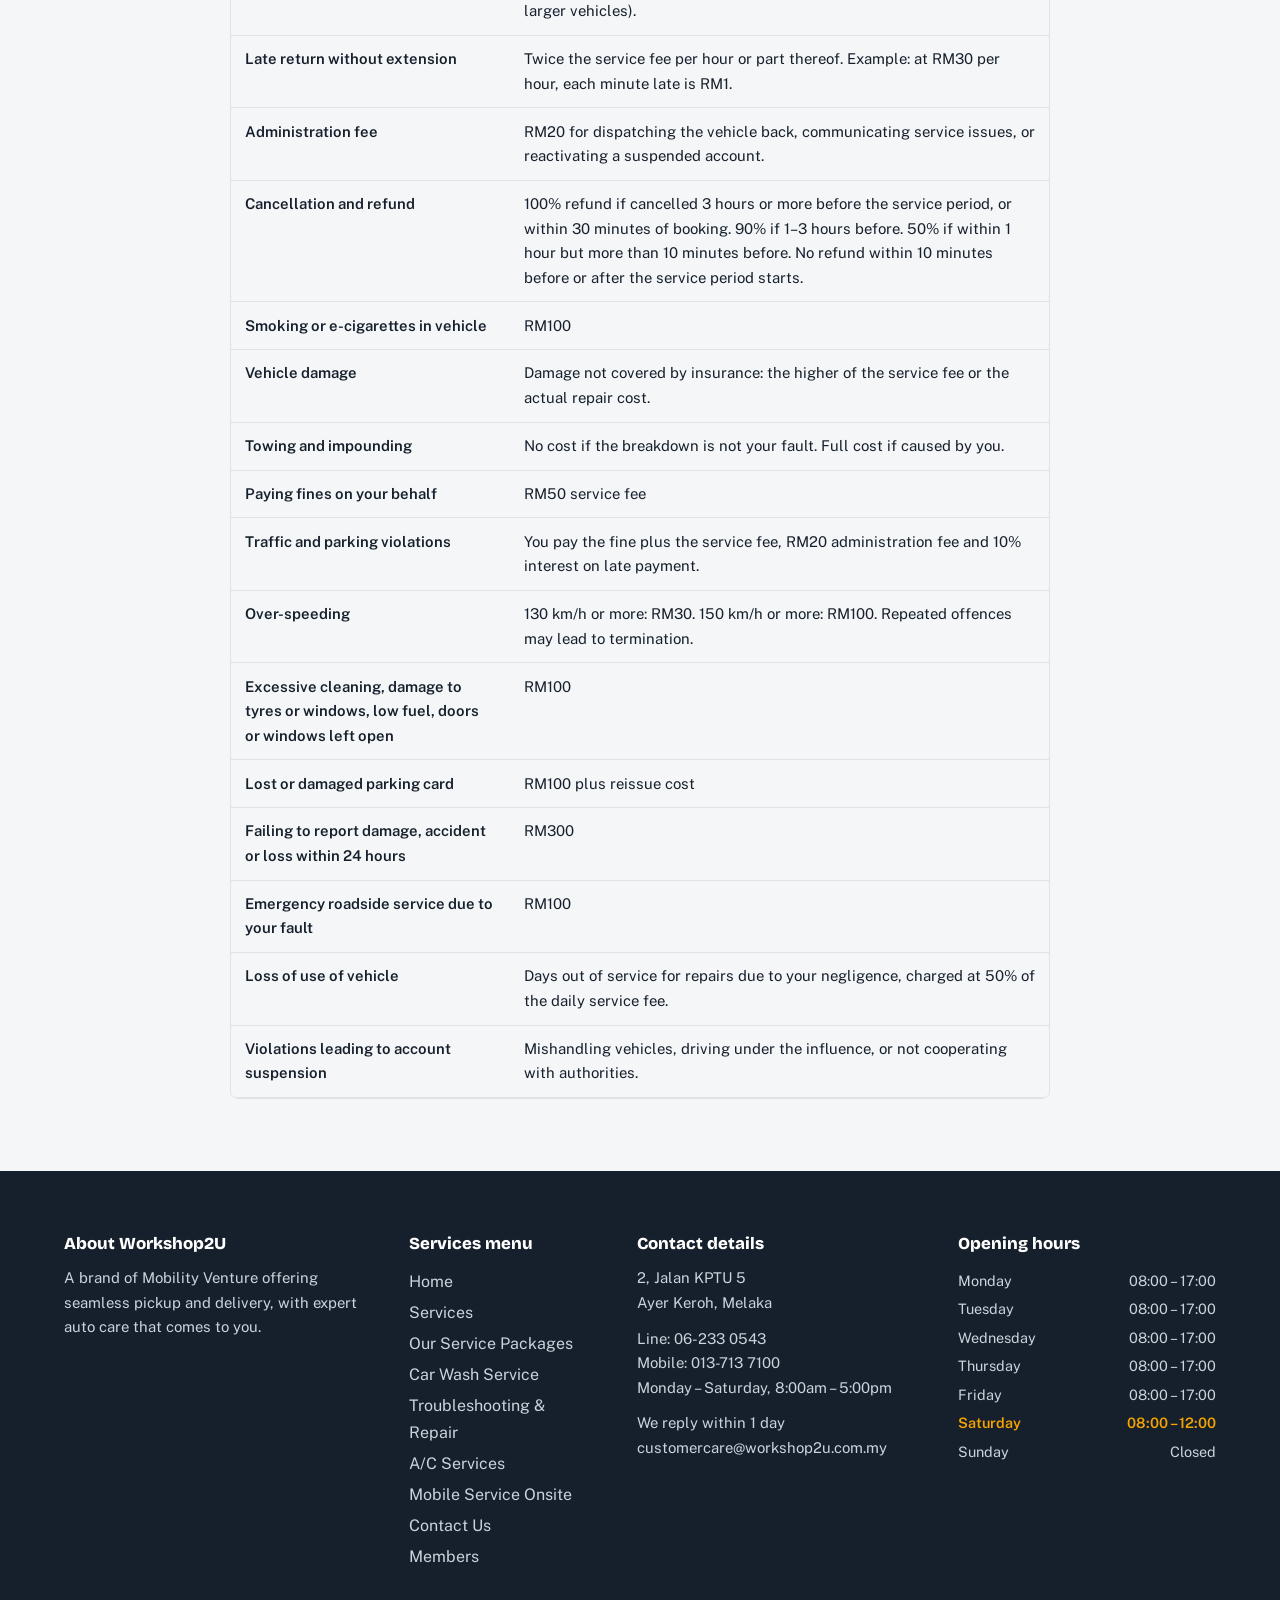
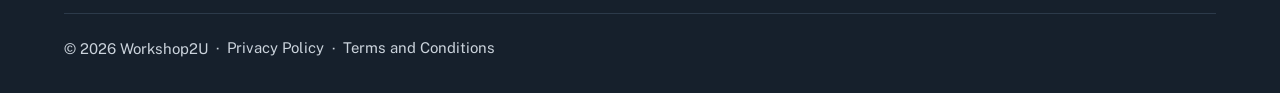
<file: terms-and-conditions.html>
<!DOCTYPE html>
<html lang="en">
<head>
<meta charset="utf-8">
<meta name="viewport" content="width=device-width, initial-scale=1">
<title>Terms and Conditions – Workshop2U</title>
<link rel="preconnect" href="https://fonts.googleapis.com">
<link rel="preconnect" href="https://fonts.gstatic.com" crossorigin>
<link href="https://fonts.googleapis.com/css2?family=Bricolage+Grotesque:wght@600;800&family=Public+Sans:wght@400;500;600&display=swap" rel="stylesheet">
<link rel="stylesheet" href="style.css">
</head>
<body>
<header class="site-header">
  <a class="logo" href="index.html">Workshop<span>2U</span></a>
  <button class="nav-toggle" aria-label="Open menu" aria-expanded="false">Menu</button>
  <nav class="nav" id="nav">
    <a href="index.html">Home</a>
    <div class="has-sub"><a href="services.html">Services</a><div class="sub"><a href="service-packages.html">Our Service Packages</a><a href="car-wash.html">Car Wash Service</a><a href="troubleshooting-repair.html">Troubleshooting & Repair</a><a href="ac-services.html">A/C Services</a><a href="mobile-service.html">Mobile Service Onsite</a></div></div>
    <a href="contact.html">Contact Us</a>
    <a href="members.html">Members</a>
    <a class="btn btn-accent" href="book.html">Book Appointment</a>
  </nav>
</header>
<main>
<section class="banner"><p class="kicker">General terms</p><h1>Terms and Conditions</h1>
<p class="crumbs"><a href="index.html">Workshop2U</a> / Terms and Conditions</p></section>
<section class="legal"><div class="in"><p class="legal-note">Summary version: every section and the key figures are kept, but the wording is condensed. Replace with your full, approved legal text before going live.</p><h2>Important</h2><p>Please read these General Terms and Conditions (&ldquo;Terms&rdquo;) carefully. By accessing or using the Services, you confirm that you have read, understood and accepted them. If you do not agree, stop using the Workshop2u Application and related Services.</p><h2>Article 1. Definitions</h2><p>Key terms used in these Terms:</p><ul class="plain"><li><b>Account / Member / Applicant:</b> a registered account, the person who holds a valid account, and a person intending to register</li><li><b>Application / Website:</b> the Workshop2u mobile app and the Workshop2u website, operated by the Company</li><li><b>Company:</b> Workshop2u</li><li><b>Credit:</b> a credit worth RM1.00, issued in exchange for RM1.00 paid by the Member</li><li><b>Designated Location:</b> where the Vehicle is collected from or returned to</li><li><b>Fees:</b> Service Fees, Repair Fees, Other Fees and any fees in Individual Terms</li><li><b>Force Majeure Event:</b> any event beyond the control of the Company or Members, such as strikes, accidents, epidemics, war, natural disasters, or utility and communication failures</li><li><b>Individual Terms / Terms of Use / Privacy Notice:</b> additional policies published on the app and website, which form part of these Terms</li><li><b>Services:</b> services offered by the Company or an Affiliated Company, including car delivery, servicing and maintenance</li><li><b>Vehicle:</b> a motor vehicle entrusted by the Member to Workshop2u for repair or maintenance</li><li><b>Runner:</b> the person who operates the Vehicle for Workshop2u</li><li><b>PDPA:</b> the Personal Data Protection Act 2010 of Malaysia</li><li><b>Prohibited Area:</b> an area where parking is prohibited or the risk of damage or theft is reasonably high</li><li><b>Intoxicants, Identity Verification Process, SCDW, CDL:</b> as defined in the full Terms</li></ul><h2>Article 2. Purpose</h2><p>These Terms are a legally binding agreement between the Member and Workshop2u. They set out the rights, obligations and procedures for using the Services, Application and Website. Matters not covered are governed by additional guidelines and Individual Terms, under Malaysian law. The Terms of Use, Individual Terms and Privacy Notice form part of these Terms.</p><h2>Article 3. Amendment to these Terms</h2><p>Updates are published on the website or app and take effect immediately on publication. We may, at our discretion, email Members about substantial changes, but we are not responsible for making sure Members notice them. Continuing to use the Account or Services, or not terminating within 30 days of the effective date, means you accept the revised Terms. If you disagree, stop using the Services and ask us to terminate your Account.</p><h2>Article 4. Membership</h2><h3>Creating an account</h3><p>To use the Services you must register an Account through the app or website. The information you give must be truthful and accurate. By registering, you confirm that you have read and agree to these Terms, can legally enter a binding agreement, are at least 18, are not breaching any law or third-party right, and consent to the Privacy Notice. You must tell us at once if any of this changes.</p><p>We may reject a registration if the Applicant is a former Member whose membership was terminated or suspended, gives false or invalid identification, fails identity verification, is under 18, or is judged ineligible after due diligence. You are responsible for keeping your login credentials confidential and for all activity under your Account, and must tell us immediately of any unauthorised use.</p><h3>Withdrawal of membership</h3><p>You may ask to terminate your Account at any time, once outstanding Fees are settled. Voluntary termination means a 3-month wait before reapplying unless we approve otherwise in writing. Promotional credits have no cash value and are not refunded or transferred.</p><h3>Our access to your account</h3><p>You consent to us accessing, preserving or disclosing Account information where needed to comply with law or legal process, enforce these Terms, respond to claims or requests, or protect the rights, property or safety of Workshop2u, its Members or the public.</p><h3>Notices</h3><p>We may notify you by email, post, in-app message, website announcement or SMS.</p><h3>Member's obligations</h3><p>You must not breach these Terms, commit fraud or crime, mine or steal data from the website or app, alter Workshop2u Services without authorisation, post illegal or objectionable content, infringe our intellectual property, or damage our reputation. You must comply with all applicable laws and related policies.</p><h2>Article 5. Limitation of liability</h2><p><b>Force majeure:</b> we are exempt from our obligations if a Force Majeure Event prevents us from providing the Services.</p><p><b>Member's responsibilities:</b> we are not liable for disruption caused by your act or omission, and you are responsible for a compatible device and the correct software.</p><p><b>&ldquo;As is&rdquo; basis:</b> Services are provided as is and as available, without warranties. To the fullest extent permitted by law we exclude implied terms and are not liable for direct, indirect, special, consequential, punitive or incidental damages, or for loss of profits, data, goodwill or reputation, whether or not foreseeable.</p><p><b>Cap:</b> our liability, if any, is limited to the total Fees you paid in the 30 days before the incident.</p><p><b>Third parties:</b> we are not liable for dealings between you and any third party obtained through the Services.</p><h2>Article 6. Payment and fees</h2><p><b>Payment methods.</b> You pay by credit or debit card or e-wallet from a reputable financial institution, or another method we accept. You must register a payment card or e-wallet, keep it valid, and cancel reservations within the periods in Appendix I or be charged. Extensions of the Service Period are charged automatically. We may take additional steps to recover unpaid Fees at your cost.</p><p><b>Authorisation.</b> By giving payment details you authorise us to charge the Fees. If the card is not yours, you confirm you have the cardholder's consent and will indemnify us for related losses.</p><p><b>Suspension.</b> We may suspend or terminate your account for unpaid Fees until payment is cleared. If your account is terminated for non-compliance, unpaid Fees become immediately due.</p><p><b>Damage and loss of use.</b> You indemnify us for damage to property, tools or equipment caused by you, at actual repair or replacement cost, plus loss of use as calculated in Appendix I, and for fines or legal fees from your violations.</p><p><b>Billing.</b> Fees are charged automatically before the Service Period starts. We may charge Other Fees (Appendix I) after Services, if Service Period requirements are not met, or when additional Fees fall due, and may impose refundable pre-authorisation charges.</p><p><b>Failed payments.</b> We retry for 7 consecutive days, then notify you by SMS. You must provide another payment method within 3 days or risk suspension or termination.</p><p><b>Disputes.</b> Notify us in writing within 30 days of a disputed payment or the right to dispute is waived. Disputes are resolved based on our records.</p><p><b>Taxes.</b> All Fees are subject to statutory taxes and duties, including future ones. You will use best efforts to help us claim input tax credits, rebates or refunds.</p><h2>Article 7. Suspension or termination</h2><p><b>7.1</b> We may suspend or terminate your Account or Services without prior notice if you:</p><ul class="plain"><li>breach these Terms and do not remedy a curable breach in the time stated</li><li>provide false or incorrect information</li><li>do not pay Fees on time, or charges to your card or e-wallet fail</li><li>damage Workshop2u's goodwill or reputation</li><li>fail to meet any obligation by its due date</li><li>interfere with other Members, or threaten, abuse or harass Members, employees or agents</li><li>use the Services unlawfully or manipulate your Account, including misuse of promotions</li><li>fail to return the vehicle for repairs on time, abandon it, or ignore our operating protocols</li><li>tamper with or misuse our vehicles, tools or devices</li><li>or if we decide suspension is necessary for business continuity</li></ul><p>We need not give reasons. No Fees are refunded except balance Credits in your Wallet. You must settle outstanding fees immediately, your obligations survive termination, you may appeal under our appeal procedures, and we may suspend or terminate on notice of your death or incapacity.</p><p><b>7.2 Service issues.</b> If pickup or repair cannot proceed because of substantial pre-existing defects or operational issues, you may cancel and we will refund Fees in full after verification.</p><p><b>7.3 Force majeure.</b> You may cancel with notice. Fees are refunded if you cancel within the stipulated time, and not if you cancel during the Service Period or outside it. We may waive late-return or additional fees if you promptly inform us and cooperate. We are not liable if Services cannot proceed.</p><p><b>7.4 Changes.</b> We may change Services if they are no longer commercially viable or compliant, giving 30 days' notice where feasible. We may suspend Services for imminent force majeure, telecom or infrastructure disruption, maintenance or technical issues, changes by affiliated providers, or other impairing events, and are not liable for resulting disruption.</p><h2>Article 8. Prohibition of use of vehicle</h2><p>We may report to the authorities if a Vehicle entrusted to us is, or we believe it is, being used for prohibited purposes. Vehicles must not be used for illegal or morally objectionable purposes, in breach of these Terms, in a way that could cause further damage, driven outside Malaysia during the service period without notice, or used commercially (for example ride-hailing).</p><p>You must not forge or tamper with licence plates or road tax, remove the Vehicle from our premises without authorisation, store drugs or prohibited items in it, or remove or damage tags, labels or diagnostic devices we attach. You must give accurate information and hand over the Vehicle in a condition that is safe for our staff. We may refuse service to anyone who breaches this Article.</p><h2>Article 9. Substitution of service</h2><p>If we cannot provide the reserved service, we will try (without obligation) to offer a substitute of similar scope and value, after notifying you. If the substitute costs more, the original fee applies. You may decline it and receive a full refund of Fees paid.</p><h2>Article 10. Privacy protection</h2><p>We may monitor and collect data about your use of the Services through the Workshop2u platform, and we own that data and may review it in disputes. We may track the location of vehicles or items involved in the Services, and you consent to this. You must not tamper with any monitoring or tracking device; doing so may lead to suspension, termination and a claim for damages.</p><p>We handle personal information under the PDPA and our Privacy Notice, with security measures to protect it, and may delegate functions to trusted third parties as set out there.</p><h2>Article 11. Indemnification</h2><p>You indemnify and hold harmless Workshop2u, its affiliates and their directors, shareholders, employees, partners, agents, contractors, suppliers and representatives against third-party claims, losses, fines, damages, legal fees and costs arising from:</p><ul class="plain"><li>your use of the Services</li><li>your dealings with third parties</li><li>your breach of Malaysian or other applicable law</li><li>your breach of third-party rights such as privacy or intellectual property</li><li>your breach of these Terms</li><li>reasonable actions by Workshop2u to address misuse or protect its property</li><li>use of the Services by anyone using your credentials, with or without your authorisation</li></ul><h2>Article 12. Anti-bribery and anti-corruption</h2><p>Each party, and its officers, employees, affiliates, agents and subcontractors, will not directly or indirectly pay, offer or accept anything of value to influence a government official, to induce or reward improper action, or in breach of any anti-corruption law.</p><h2>Article 13. Miscellaneous</h2><p><b>Affiliates.</b> Workshop2u and its affiliates operate independently, and we are not responsible for your dealings with them.</p><p><b>Intellectual property.</b> Workshop2u owns or licenses all rights in the Services, code, data, graphics, logos and content. You receive a limited, non-exclusive, non-transferable, personal, non-commercial licence that may be revoked at any time. You may not copy, publish or distribute our materials without written consent.</p><p><b>Social media.</b> We are not responsible for the privacy practices of social platforms or linked sites. If you tag Workshop2u in a post, you give us a royalty-free, perpetual, non-exclusive licence to use, reproduce and share it. You are responsible for what you post, which must not be unlawful, defamatory, violent or inappropriate, and we may remove material at our discretion.</p><p><b>Governing law.</b> Malaysian law governs, with disputes under the exclusive jurisdiction of Malaysian courts, after good-faith attempts to resolve them.</p><p><b>General.</b> These Terms are the entire agreement and supersede prior agreements; changes must be in writing and signed by both parties. You may not transfer your rights or obligations without our consent. Delay in exercising a right is not a waiver, and if a provision is invalid the rest remains enforceable.</p><p><b>Lost and found.</b> Items found in vehicles are held for up to 7 days, then may be disposed of; perishables are discarded immediately. If an item is not found, file a police report. We are not liable for personal items lost or damaged while your vehicle is in our care.</p><h2>Appendix I. Other fees</h2><div class="tbl"><table><thead><tr><th>Item</th><th>Charge / rule</th></tr></thead><tbody><tr><td>Mileage allowance</td><td>None for Workshop2u trips. Without a service package: RM0.25 per km (RM0.40 per km for larger vehicles such as the VIP Shuttle), West Malaysia only.</td></tr><tr><td>Exceeding mileage allowance</td><td>Depends on the package. Otherwise RM0.25 per excess km (RM0.40 for larger vehicles).</td></tr><tr><td>Late return without extension</td><td>Twice the service fee per hour or part thereof. Example: at RM30 per hour, each minute late is RM1.</td></tr><tr><td>Administration fee</td><td>RM20 for dispatching the vehicle back, communicating service issues, or reactivating a suspended account.</td></tr><tr><td>Cancellation and refund</td><td>100% refund if cancelled 3 hours or more before the service period, or within 30 minutes of booking. 90% if 1–3 hours before. 50% if within 1 hour but more than 10 minutes before. No refund within 10 minutes before or after the service period starts.</td></tr><tr><td>Smoking or e-cigarettes in vehicle</td><td>RM100</td></tr><tr><td>Vehicle damage</td><td>Damage not covered by insurance: the higher of the service fee or the actual repair cost.</td></tr><tr><td>Towing and impounding</td><td>No cost if the breakdown is not your fault. Full cost if caused by you.</td></tr><tr><td>Paying fines on your behalf</td><td>RM50 service fee</td></tr><tr><td>Traffic and parking violations</td><td>You pay the fine plus the service fee, RM20 administration fee and 10% interest on late payment.</td></tr><tr><td>Over-speeding</td><td>130 km/h or more: RM30. 150 km/h or more: RM100. Repeated offences may lead to termination.</td></tr><tr><td>Excessive cleaning, damage to tyres or windows, low fuel, doors or windows left open</td><td>RM100</td></tr><tr><td>Lost or damaged parking card</td><td>RM100 plus reissue cost</td></tr><tr><td>Failing to report damage, accident or loss within 24 hours</td><td>RM300</td></tr><tr><td>Emergency roadside service due to your fault</td><td>RM100</td></tr><tr><td>Loss of use of vehicle</td><td>Days out of service for repairs due to your negligence, charged at 50% of the daily service fee.</td></tr><tr><td>Violations leading to account suspension</td><td>Mishandling vehicles, driving under the influence, or not cooperating with authorities.</td></tr></tbody></table></div></div></section>
</main>
<footer class="site-footer" id="site-footer">
  <div><h4>About Workshop2U</h4><p>A brand of Mobility Venture offering seamless pickup and delivery, with expert auto care that comes to you.</p></div>
  <div><h4>Services menu</h4><a href="index.html">Home</a><a href="services.html">Services</a><a href="service-packages.html">Our Service Packages</a><a href="car-wash.html">Car Wash Service</a><a href="troubleshooting-repair.html">Troubleshooting & Repair</a><a href="ac-services.html">A/C Services</a><a href="mobile-service.html">Mobile Service Onsite</a><a href="contact.html">Contact Us</a><a href="members.html">Members</a></div>
  <div><h4>Contact details</h4><p>2, Jalan KPTU 5<br>Ayer Keroh, Melaka</p>
    <p>Line: 06-233 0543<br>Mobile: 013-713 7100<br>Monday – Saturday, 8:00am – 5:00pm</p>
    <p>We reply within 1 day<br>customercare@workshop2u.com.my</p></div>
  <div><h4>Opening hours</h4><ul class="hours" id="hours"><li data-d="1"><span>Monday</span><span>08:00 – 17:00</span></li><li data-d="2"><span>Tuesday</span><span>08:00 – 17:00</span></li><li data-d="3"><span>Wednesday</span><span>08:00 – 17:00</span></li><li data-d="4"><span>Thursday</span><span>08:00 – 17:00</span></li><li data-d="5"><span>Friday</span><span>08:00 – 17:00</span></li><li data-d="6"><span>Saturday</span><span>08:00 – 12:00</span></li><li data-d="0"><span>Sunday</span><span>Closed</span></li></ul></div>
  <p class="copy">© <span id="year"></span> Workshop2U &nbsp;·&nbsp; <a href="privacy-policy.html">Privacy Policy</a> &nbsp;·&nbsp; <a href="terms-and-conditions.html">Terms and Conditions</a></p>
</footer>
<script src="script.js"></script>
</body>
</html>
</file>
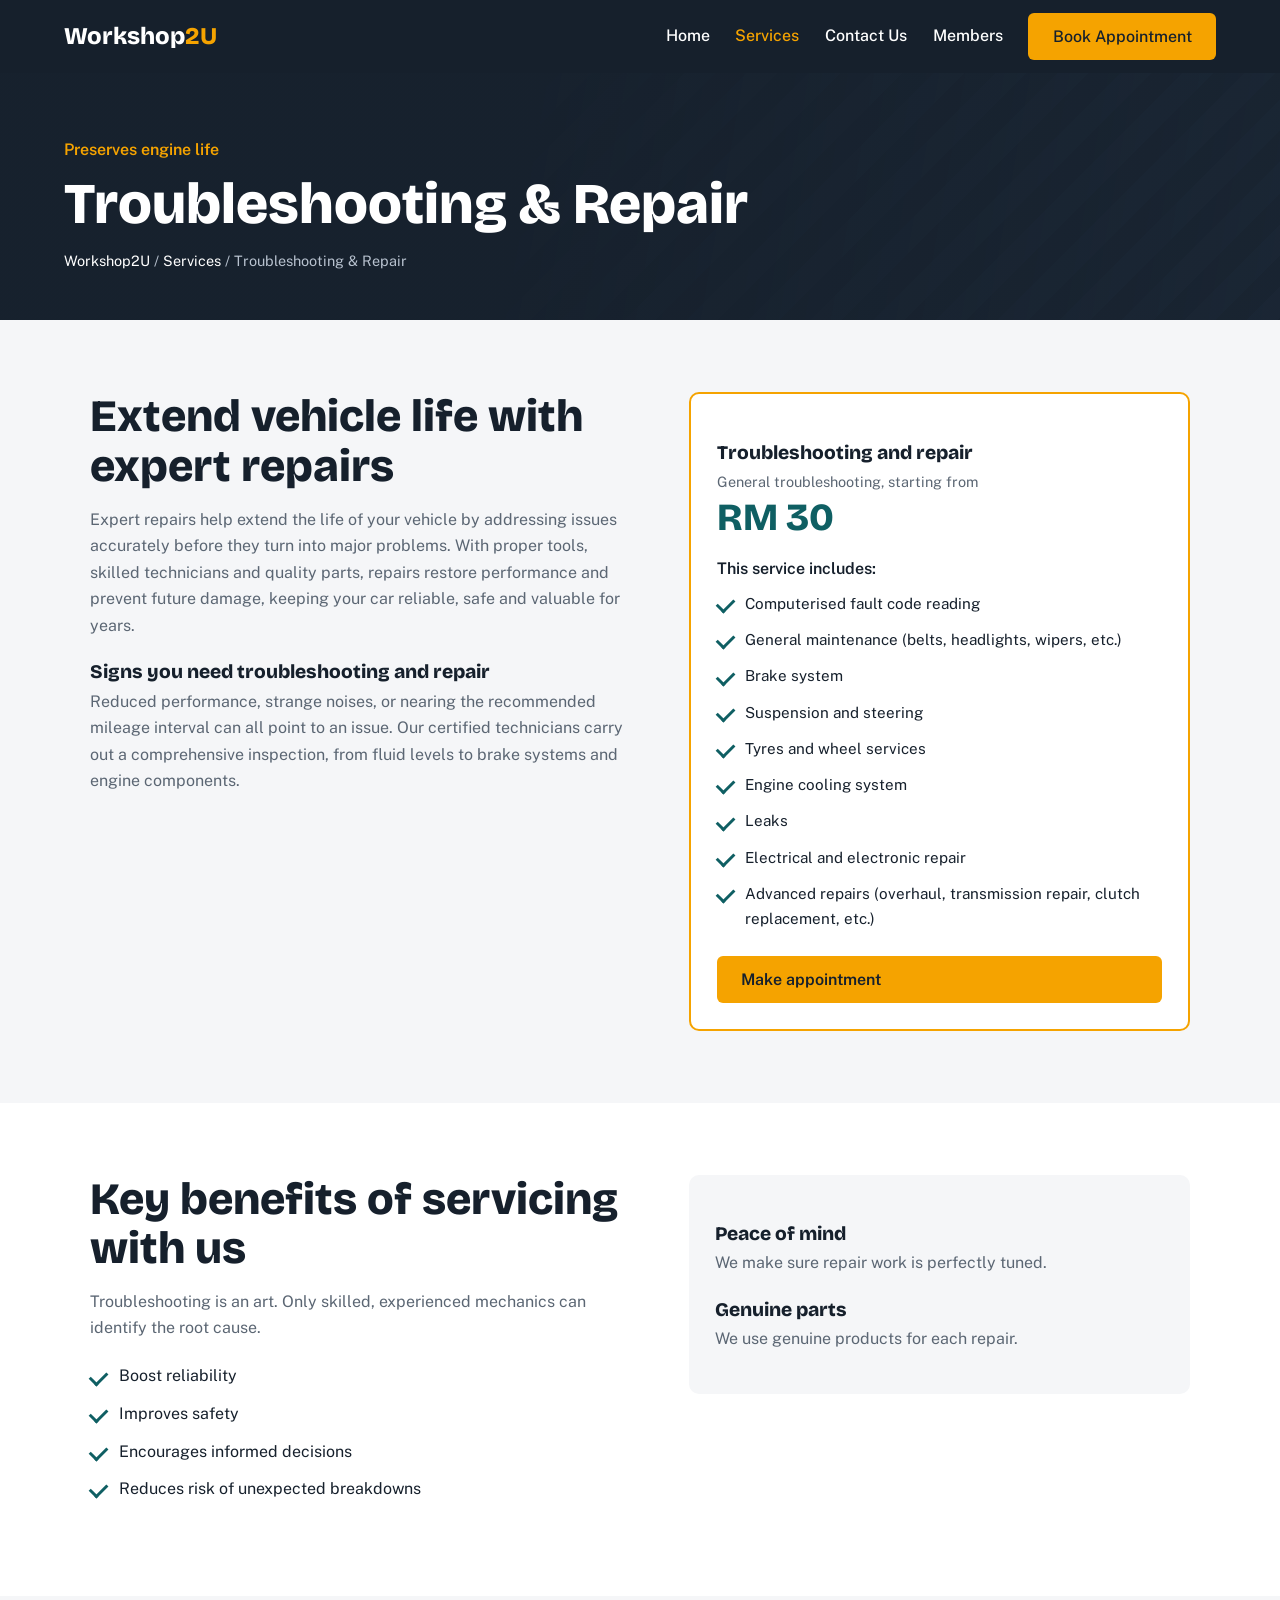
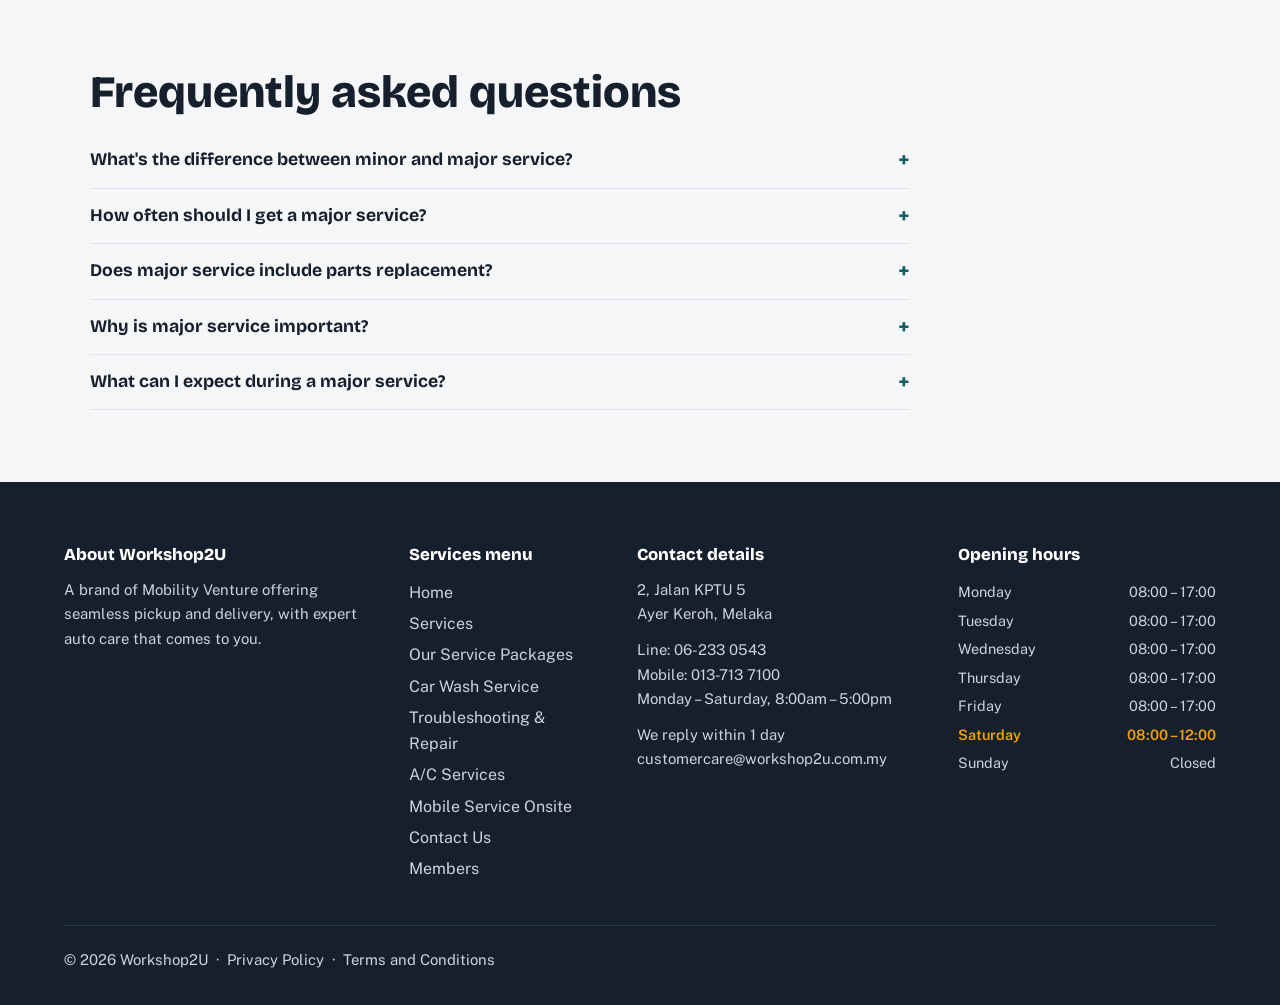
<file: troubleshooting-repair.html>
<!DOCTYPE html>
<html lang="en">
<head>
<meta charset="utf-8">
<meta name="viewport" content="width=device-width, initial-scale=1">
<title>Troubleshooting & Repair – Workshop2U</title>
<link rel="preconnect" href="https://fonts.googleapis.com">
<link rel="preconnect" href="https://fonts.gstatic.com" crossorigin>
<link href="https://fonts.googleapis.com/css2?family=Bricolage+Grotesque:wght@600;800&family=Public+Sans:wght@400;500;600&display=swap" rel="stylesheet">
<link rel="stylesheet" href="style.css">
</head>
<body>
<header class="site-header">
  <a class="logo" href="index.html">Workshop<span>2U</span></a>
  <button class="nav-toggle" aria-label="Open menu" aria-expanded="false">Menu</button>
  <nav class="nav" id="nav">
    <a href="index.html">Home</a>
    <div class="has-sub"><a href="services.html" class="current">Services</a><div class="sub"><a href="service-packages.html">Our Service Packages</a><a href="car-wash.html">Car Wash Service</a><a href="troubleshooting-repair.html" class="current">Troubleshooting & Repair</a><a href="ac-services.html">A/C Services</a><a href="mobile-service.html">Mobile Service Onsite</a></div></div>
    <a href="contact.html">Contact Us</a>
    <a href="members.html">Members</a>
    <a class="btn btn-accent" href="book.html">Book Appointment</a>
  </nav>
</header>
<main>
<section class="banner"><p class="kicker">Preserves engine life</p><h1>Troubleshooting &amp; Repair</h1>
<p class="crumbs"><a href="index.html">Workshop2U</a> / <a href="services.html">Services</a> / Troubleshooting &amp; Repair</p></section>
<section class=""><div class="in"><div class="two"><div>
<h2>Extend vehicle life with expert repairs</h2>
<p>Expert repairs help extend the life of your vehicle by addressing issues accurately before they turn into major problems. With proper tools, skilled technicians and quality parts, repairs restore performance and prevent future damage, keeping your car reliable, safe and valuable for years.</p>
<h3>Signs you need troubleshooting and repair</h3>
<p>Reduced performance, strange noises, or nearing the recommended mileage interval can all point to an issue. Our certified technicians carry out a comprehensive inspection, from fluid levels to brake systems and engine components.</p></div>
<aside class="pkg feat solo"><h3>Troubleshooting and repair</h3><p class="from">General troubleshooting, starting from</p><p class="amt">RM 30</p>
<p class="inc">This service includes:</p><ul class="ticks"><li>Computerised fault code reading</li><li>General maintenance (belts, headlights, wipers, etc.)</li><li>Brake system</li><li>Suspension and steering</li><li>Tyres and wheel services</li><li>Engine cooling system</li><li>Leaks</li><li>Electrical and electronic repair</li><li>Advanced repairs (overhaul, transmission repair, clutch replacement, etc.)</li></ul><a class="btn btn-accent" href="book.html">Make appointment</a></aside></div></div></section><section class="alt"><div class="in"><div class="two"><div><h2>Key benefits of servicing with us</h2><p>Troubleshooting is an art. Only skilled, experienced mechanics can identify the root cause.</p><ul class="ticks"><li>Boost reliability</li><li>Improves safety</li><li>Encourages informed decisions</li><li>Reduces risk of unexpected breakdowns</li></ul></div><div class="notes"><h3>Peace of mind</h3><p>We make sure repair work is perfectly tuned.</p><h3>Genuine parts</h3><p>We use genuine products for each repair.</p></div></div></div></section><section class="faq"><div class="in"><h2>Frequently asked questions</h2><div class="faq-list"><details><summary>What's the difference between minor and major service?</summary><div>A minor service covers basic maintenance such as oil changes. A major service is a more thorough check-up of all critical systems and components.</div></details><details><summary>How often should I get a major service?</summary><div>Typically every 30,000 to 50,000 km, or annually, depending on your vehicle and driving conditions.</div></details><details><summary>Does major service include parts replacement?</summary><div>Yes, essential parts such as spark plugs, filters and fluids are replaced as needed.</div></details><details><summary>Why is major service important?</summary><div>Regular major maintenance prevents expensive repairs by addressing issues early, keeping your car efficient and safe.</div></details><details><summary>What can I expect during a major service?</summary><div>A comprehensive inspection and servicing covering fluid levels, brake systems, engine components and more.</div></details></div></div></section>
</main>
<footer class="site-footer" id="site-footer">
  <div><h4>About Workshop2U</h4><p>A brand of Mobility Venture offering seamless pickup and delivery, with expert auto care that comes to you.</p></div>
  <div><h4>Services menu</h4><a href="index.html">Home</a><a href="services.html">Services</a><a href="service-packages.html">Our Service Packages</a><a href="car-wash.html">Car Wash Service</a><a href="troubleshooting-repair.html">Troubleshooting & Repair</a><a href="ac-services.html">A/C Services</a><a href="mobile-service.html">Mobile Service Onsite</a><a href="contact.html">Contact Us</a><a href="members.html">Members</a></div>
  <div><h4>Contact details</h4><p>2, Jalan KPTU 5<br>Ayer Keroh, Melaka</p>
    <p>Line: 06-233 0543<br>Mobile: 013-713 7100<br>Monday – Saturday, 8:00am – 5:00pm</p>
    <p>We reply within 1 day<br>customercare@workshop2u.com.my</p></div>
  <div><h4>Opening hours</h4><ul class="hours" id="hours"><li data-d="1"><span>Monday</span><span>08:00 – 17:00</span></li><li data-d="2"><span>Tuesday</span><span>08:00 – 17:00</span></li><li data-d="3"><span>Wednesday</span><span>08:00 – 17:00</span></li><li data-d="4"><span>Thursday</span><span>08:00 – 17:00</span></li><li data-d="5"><span>Friday</span><span>08:00 – 17:00</span></li><li data-d="6"><span>Saturday</span><span>08:00 – 12:00</span></li><li data-d="0"><span>Sunday</span><span>Closed</span></li></ul></div>
  <p class="copy">© <span id="year"></span> Workshop2U &nbsp;·&nbsp; <a href="privacy-policy.html">Privacy Policy</a> &nbsp;·&nbsp; <a href="terms-and-conditions.html">Terms and Conditions</a></p>
</footer>
<script src="script.js"></script>
</body>
</html>
</file>
<file: style.css>
:root{
  --ink:#16202c; --paper:#f5f6f8; --white:#fff; --accent:#f5a300; --accent-d:#c98400;
  --teal:#0f5f63; --muted:#5b6673; --line:#dfe3e8;
  --head:"Bricolage Grotesque",system-ui,sans-serif; --body:"Public Sans",system-ui,sans-serif;
  --pad:clamp(1.25rem,5vw,5rem);
}
*{box-sizing:border-box;margin:0}
html{scroll-behavior:smooth;scroll-padding-top:72px}
body{font:400 1rem/1.65 var(--body);color:var(--ink);background:var(--paper)}
img{max-width:100%}
a{color:inherit}
h1,h2,h3,h4{font-family:var(--head);line-height:1.1;font-weight:800}
h2{font-size:clamp(1.8rem,4vw,2.8rem);margin-bottom:1rem}
h3{font-size:1.2rem;margin-bottom:.4rem}
:focus-visible{outline:3px solid var(--accent);outline-offset:3px}

/* Buttons */
.btn{display:inline-block;padding:.75rem 1.4rem;border-radius:6px;font-weight:600;text-decoration:none;border:2px solid transparent;cursor:pointer;font:600 1rem var(--body);transition:background .2s,color .2s}
.btn-accent{background:var(--accent);color:var(--ink)}
.btn-accent:hover{background:var(--accent-d)}
.btn-ghost{border-color:#fff;color:#fff}
.btn-ghost:hover{background:#fff;color:var(--ink)}
.kicker{font-weight:600;color:var(--accent);margin-bottom:.6rem}
.kicker.dark{color:var(--teal)}

/* Header */
.site-header{position:sticky;top:0;z-index:50;display:flex;align-items:center;justify-content:space-between;padding:.8rem var(--pad);background:var(--ink);color:#fff}
.logo{font:800 1.5rem var(--head);text-decoration:none}
.logo span{color:var(--accent)}
.nav{display:flex;align-items:center;gap:1.6rem}
.nav a{text-decoration:none;font-weight:500}
.nav a:not(.btn):hover{color:var(--accent)}
.has-sub{position:relative;padding:.5rem 0}
.sub{position:absolute;top:100%;left:-1rem;min-width:230px;background:var(--white);color:var(--ink);border-radius:8px;box-shadow:0 12px 30px rgba(0,0,0,.2);padding:.5rem;display:none}
.has-sub:hover .sub,.has-sub:focus-within .sub{display:block}
.sub a{display:block;padding:.55rem .8rem;border-radius:4px}
.sub a:hover{background:var(--paper)}
.nav-toggle{display:none;background:none;border:2px solid #fff;color:#fff;padding:.4rem .8rem;border-radius:6px;font:600 .95rem var(--body);cursor:pointer}

/* Hero */
.hero{position:relative;min-height:78vh;color:#fff;overflow:hidden;background:var(--ink)}
.slide{position:absolute;inset:0;display:flex;align-items:center;padding:0 var(--pad);opacity:0;visibility:hidden;transition:opacity .8s}
.slide.active{opacity:1;visibility:visible}
.s1{background:linear-gradient(100deg,rgba(22,32,44,.92) 35%,rgba(22,32,44,.35)),repeating-linear-gradient(135deg,#243447 0 22px,#1f2d3d 22px 44px)}
.s2{background:linear-gradient(100deg,rgba(15,95,99,.93) 35%,rgba(15,95,99,.4)),repeating-linear-gradient(135deg,#17696d 0 22px,#13595d 22px 44px)}
.s3{background:linear-gradient(100deg,rgba(40,30,12,.92) 35%,rgba(40,30,12,.4)),repeating-linear-gradient(135deg,#4a3813 0 22px,#3f300f 22px 44px)}
.slide-inner{max-width:640px}
.slide h1{font-size:clamp(2.2rem,6vw,4.4rem);margin-bottom:1.6rem}
.actions{display:flex;gap:.8rem;flex-wrap:wrap}
.hero-route{position:absolute;right:var(--pad);bottom:3.2rem;display:flex;align-items:center;gap:.8rem;font:800 1.1rem var(--head)}
.hero-route i{width:clamp(30px,6vw,90px);border-top:3px dashed var(--accent)}
.hero-route span{padding:.4rem .9rem;border:2px solid var(--accent);border-radius:999px}
.dots{position:absolute;left:var(--pad);bottom:1.5rem;display:flex;gap:.5rem}
.dots button{width:34px;height:6px;border:0;border-radius:3px;background:rgba(255,255,255,.4);cursor:pointer}
.dots button.on{background:var(--accent)}

/* Info */
.info{display:grid;grid-template-columns:repeat(auto-fit,minmax(230px,1fr));background:var(--white);margin:-2.5rem var(--pad) 0;position:relative;z-index:2;border-radius:10px;box-shadow:0 14px 40px rgba(22,32,44,.12)}
.info article{padding:1.6rem;border-right:1px solid var(--line)}
.info article:last-child{border:0}
.info p{font-size:.93rem;color:var(--muted);margin-bottom:.6rem}
.info b{color:var(--ink)}
.link{font-weight:600;color:var(--teal)}
.hours-bar{text-align:center;padding:1.6rem var(--pad);color:var(--muted)}
.hours-bar strong{color:var(--ink);margin:0 .4rem}
.hours-bar a{color:var(--teal);font-weight:600}

/* Sections */
section{padding:4.5rem var(--pad)}
.head{max-width:640px;margin-bottom:2.2rem}
.head p:last-child{color:var(--muted)}
.about{display:grid;grid-template-columns:1.1fr 1fr;gap:3rem;align-items:center}
.about-text>p{color:var(--muted);margin-bottom:1.2rem}
.ticks{list-style:none;padding:0;margin-bottom:1.8rem}
.ticks li{padding:.35rem 0 .35rem 1.8rem;position:relative}
.ticks li::before{content:"";position:absolute;left:0;top:.8rem;width:.9rem;height:.5rem;border-left:3px solid var(--teal);border-bottom:3px solid var(--teal);transform:rotate(-45deg)}
.stats{display:flex;gap:2.5rem}
.stats strong{display:block;font:800 2.8rem var(--head);color:var(--teal)}
.stats span{color:var(--muted);font-size:.9rem}
.about-media{display:grid;grid-template-columns:1fr 1fr;gap:.8rem}
.ph{border-radius:8px;background:repeating-linear-gradient(135deg,#dfe5ea 0 14px,#d3dbe2 14px 28px);min-height:150px}
.ph1{grid-row:span 2;min-height:320px;background:repeating-linear-gradient(135deg,#f5a300 0 14px,#e69b00 14px 28px)}
.ph2{background:repeating-linear-gradient(135deg,#0f5f63 0 14px,#0c5256 14px 28px)}

.why{background:var(--white)}
.grid3{display:grid;grid-template-columns:repeat(auto-fit,minmax(250px,1fr));gap:2rem 2.5rem}
.grid3>div{border-top:3px solid var(--accent);padding-top:1rem}
.grid3 p{color:var(--muted)}

.cards{display:grid;grid-template-columns:repeat(auto-fit,minmax(240px,1fr));gap:1.4rem}
.card{text-decoration:none;background:var(--white);border-radius:10px;overflow:hidden;padding-bottom:1.4rem;transition:transform .2s,box-shadow .2s;display:block}
.card:hover{transform:translateY(-4px);box-shadow:0 12px 28px rgba(22,32,44,.12)}
.card .ph{border-radius:0;min-height:170px;margin-bottom:1rem}
.c2{background:repeating-linear-gradient(135deg,#8fc4c7 0 14px,#7fb7ba 14px 28px)!important}
.c3{background:repeating-linear-gradient(135deg,#f3c76a 0 14px,#ecbd57 14px 28px)!important}
.card h3,.card p,.card .price{margin-inline:1.2rem}
.card .price{display:inline-block;background:var(--ink);color:var(--accent);font-weight:600;font-size:.82rem;padding:.15rem .6rem;border-radius:4px;margin-bottom:.6rem}
.card p{font-size:.93rem;color:var(--muted)}
.card.soon{opacity:.75}

.steps{background:var(--ink);color:#fff}
.steps ol{list-style:none;padding:0;display:grid;grid-template-columns:repeat(auto-fit,minmax(210px,1fr));gap:1.5rem;counter-reset:s}
.steps li{counter-increment:s;border-left:3px dashed var(--accent);padding-left:1.2rem;font:600 1.25rem/1.3 var(--head)}
.steps li::before{content:counter(s);display:block;font:800 2.6rem var(--head);color:var(--accent)}
.brands{margin-top:3rem;color:#9aa6b4;font-weight:600}

.quotes{max-width:760px}
.quotes blockquote{display:none}
.quotes blockquote.active{display:block;animation:fade .5s}
.quotes p{font:600 clamp(1.2rem,2.5vw,1.6rem)/1.45 var(--head);margin-bottom:1rem}
.quotes cite{color:var(--teal);font-style:normal;font-weight:600}
.q-controls{margin-top:1.4rem;display:flex;gap:.6rem}
.q-controls button{width:44px;height:44px;border-radius:50%;border:2px solid var(--ink);background:none;font-size:1.4rem;cursor:pointer}
.q-controls button:hover{background:var(--ink);color:#fff}
@keyframes fade{from{opacity:0}to{opacity:1}}

.cta{display:grid;grid-template-columns:1fr 1fr;gap:3rem;align-items:center;background:var(--teal);color:#fff}
.cta h2{font-size:clamp(1.8rem,3.6vw,2.6rem)}
.cta .kicker{color:var(--accent)}
form{background:var(--white);color:var(--ink);padding:1.6rem;border-radius:10px;display:grid;gap:1rem}
label{display:grid;gap:.3rem;font-weight:600;font-size:.9rem}
input,select{font:400 1rem var(--body);padding:.7rem;border:1px solid var(--line);border-radius:6px;background:var(--paper)}
input:invalid.touched,select:invalid.touched{border-color:#c0392b}
.form-msg{min-height:1.4em;font-weight:600;color:var(--teal)}
.form-msg.err{color:#c0392b}

.team-line{color:var(--muted);margin-bottom:1.5rem}
.ph-team{min-height:260px;background:repeating-linear-gradient(135deg,#dfe5ea 0 14px,#d3dbe2 14px 28px)}

/* Footer */
.site-footer{display:grid;grid-template-columns:1.3fr .8fr 1.2fr 1.1fr;gap:2.5rem;padding:4rem var(--pad) 2rem;background:var(--ink);color:#cbd3dc}
.site-footer h4{color:#fff;margin-bottom:.8rem;font-size:1.05rem}
.site-footer p{margin-bottom:.7rem;font-size:.93rem}
.site-footer a{display:block;text-decoration:none;padding:.15rem 0}
.site-footer a:hover{color:var(--accent)}
.hours{list-style:none;padding:0;font-size:.9rem}
.hours li{display:flex;justify-content:space-between;gap:1rem;padding:.15rem 0}
.hours li.today{color:var(--accent);font-weight:600}
.copy{grid-column:1/-1;border-top:1px solid #2c3a4a;padding-top:1.4rem;margin:0!important;font-size:.85rem}
.copy a{display:inline}

/* Responsive */
@media(max-width:900px){
  .about,.cta{grid-template-columns:1fr}
  .site-footer{grid-template-columns:1fr 1fr}
  .hero-route{display:none}
  .nav-toggle{display:block}
  .nav{position:absolute;top:100%;left:0;right:0;background:var(--ink);flex-direction:column;align-items:flex-start;padding:1rem var(--pad) 1.4rem;gap:.9rem;display:none}
  .nav.open{display:flex}
  .has-sub{padding:0}
  .sub{position:static;display:block;background:none;box-shadow:none;color:#cbd3dc;padding:.3rem 0 0 .8rem}
  .sub a:hover{background:none;color:var(--accent)}
}
@media(max-width:560px){.site-footer{grid-template-columns:1fr}.info{margin-inline:1rem}.stats{gap:1.5rem}}
@media(prefers-reduced-motion:reduce){*{animation:none!important;transition:none!important;scroll-behavior:auto!important}}

/* ===== Sub-pages ===== */
.nav a.current:not(.btn){color:var(--accent)}
.btn-dark{background:var(--ink);color:#fff}
.btn-dark:hover{background:var(--teal)}
.banner{padding:4rem var(--pad) 3rem;background:linear-gradient(100deg,rgba(22,32,44,.94) 40%,rgba(22,32,44,.7)),repeating-linear-gradient(135deg,#243447 0 22px,#1f2d3d 22px 44px);color:#fff}
.banner h1{font-size:clamp(2.2rem,5vw,3.6rem);margin-bottom:.8rem}
.crumbs{color:#b8c2cf;font-size:.9rem}
.crumbs a{text-decoration:none;color:#fff}
.in{max-width:1100px;margin:0 auto}
.alt{background:var(--white)}
.lead{color:var(--muted);margin-bottom:1.8rem}
.two{display:grid;grid-template-columns:1.1fr 1fr;gap:3rem;align-items:start}
.two p{color:var(--muted);margin-bottom:1rem}
.two h3{margin-top:1.4rem}
.two .ticks{margin-bottom:1rem}
.notes{background:var(--paper);border-radius:10px;padding:1.6rem}
.alt .notes{background:var(--paper)}
.warn{background:#fff4d6;border-left:4px solid var(--accent);padding:.9rem 1rem;border-radius:4px;color:var(--ink)!important}
.note{font-size:.88rem;color:var(--muted)}
.pkgs{display:grid;grid-template-columns:repeat(auto-fit,minmax(230px,1fr));gap:1.4rem}
.pkgs.three{grid-template-columns:repeat(auto-fit,minmax(260px,1fr))}
.pkg{background:var(--white);border:2px solid var(--line);border-radius:10px;padding:1.6rem;display:flex;flex-direction:column}
.pkg.feat{border-color:var(--accent)}
.pkg.solo{position:sticky;top:90px}
.tier{align-self:flex-start;font-weight:600;font-size:.8rem;background:var(--ink);color:var(--accent);padding:.15rem .65rem;border-radius:4px;margin-bottom:.8rem}
.pkg .from{color:var(--muted);font-size:.9rem;margin:0}
.pkg .amt{font:800 2.4rem var(--head);color:var(--teal);margin:0 0 .6rem}
.pkg .amt small{font:500 .9rem var(--body);color:var(--muted)}
.pkg .inc{font-weight:600;margin:.4rem 0 .2rem;color:var(--ink)}
.pkg .ticks{flex:1;margin-bottom:1.2rem}
.pkg .ticks li{font-size:.95rem}
.steps-list{margin:.4rem 0 1.2rem 1.2rem}
.band{background:var(--teal);color:#fff;display:flex;justify-content:space-between;align-items:center;gap:1rem;flex-wrap:wrap;padding:2.2rem var(--pad)}
.band h2{margin:0;font-size:1.6rem}
.faq-list{max-width:820px}
details{border-bottom:1px solid var(--line);padding:1rem 0}
summary{cursor:pointer;font:700 1.1rem var(--head);list-style:none;display:flex;justify-content:space-between;gap:1rem}
summary::-webkit-details-marker{display:none}
summary::after{content:"+";font-size:1.4rem;line-height:1;color:var(--teal)}
details[open] summary::after{content:"–"}
details div{padding-top:.6rem;color:var(--muted);max-width:70ch}
ul.plain{padding-left:1.2rem}
.info.flat{margin-top:0;border-radius:0;box-shadow:none;margin-inline:0;border-bottom:1px solid var(--line)}
.narrow{max-width:620px}
form.std{display:grid;gap:1rem;background:var(--white);padding:1.6rem;border-radius:10px;box-shadow:0 8px 24px rgba(22,32,44,.08)}
.alt form.std{background:var(--paper)}
textarea{font:400 1rem var(--body);padding:.7rem;border:1px solid var(--line);border-radius:6px;background:var(--paper);resize:vertical}
label.check{display:flex;align-items:center;gap:.6rem;font-weight:500}
label.check input{width:1.1rem;height:1.1rem}
.row{display:grid;grid-template-columns:1fr 1fr;gap:1rem}
.locs{display:grid;gap:.7rem}
.loc{display:block;cursor:pointer}
.loc input{position:absolute;opacity:0}
.loc span{display:flex;flex-direction:column;border:2px solid var(--line);border-radius:8px;padding:.9rem 1rem;background:var(--paper)}
.loc small{color:var(--muted);font-weight:400}
.loc input:checked+span{border-color:var(--accent);background:#fff8e6}
.loc input:focus-visible+span{outline:3px solid var(--accent);outline-offset:2px}
textarea:invalid.touched{border-color:#c0392b}
.band+.faq,.faq{background:var(--paper)}
@media(max-width:900px){.two{grid-template-columns:1fr}.pkg.solo{position:static}.row{grid-template-columns:1fr}}

/* ===== Services overview, About, Legal ===== */
.card .btn{margin:1rem 1.2rem 0}
.card h3 a{text-decoration:none}
article.card{display:block}
article.card .ph{border-radius:0}
.legal .in{max-width:820px}
.legal h2{font-size:1.5rem;margin:2.2rem 0 .8rem}
.legal h3{font-size:1.05rem;margin:1.2rem 0 .4rem}
.legal p,.legal li{color:var(--muted);margin-bottom:.8rem}
.legal ul.plain{margin:0 0 1rem}
.legal li{margin-bottom:.35rem}
.legal-note{background:#fff4d6;border-left:4px solid var(--accent);padding:.9rem 1rem;border-radius:4px;color:var(--ink)!important;font-size:.92rem}
.tbl{overflow-x:auto;border:1px solid var(--line);border-radius:8px}
.tbl table{border-collapse:collapse;width:100%;min-width:520px;font-size:.93rem}
.tbl th,.tbl td{text-align:left;padding:.7rem .9rem;border-bottom:1px solid var(--line);vertical-align:top}
.tbl th{background:var(--ink);color:#fff}
.tbl td:first-child{font-weight:600;width:34%}
.band .kicker{margin:0}
.band div h2{font-size:1.6rem}
</file>
